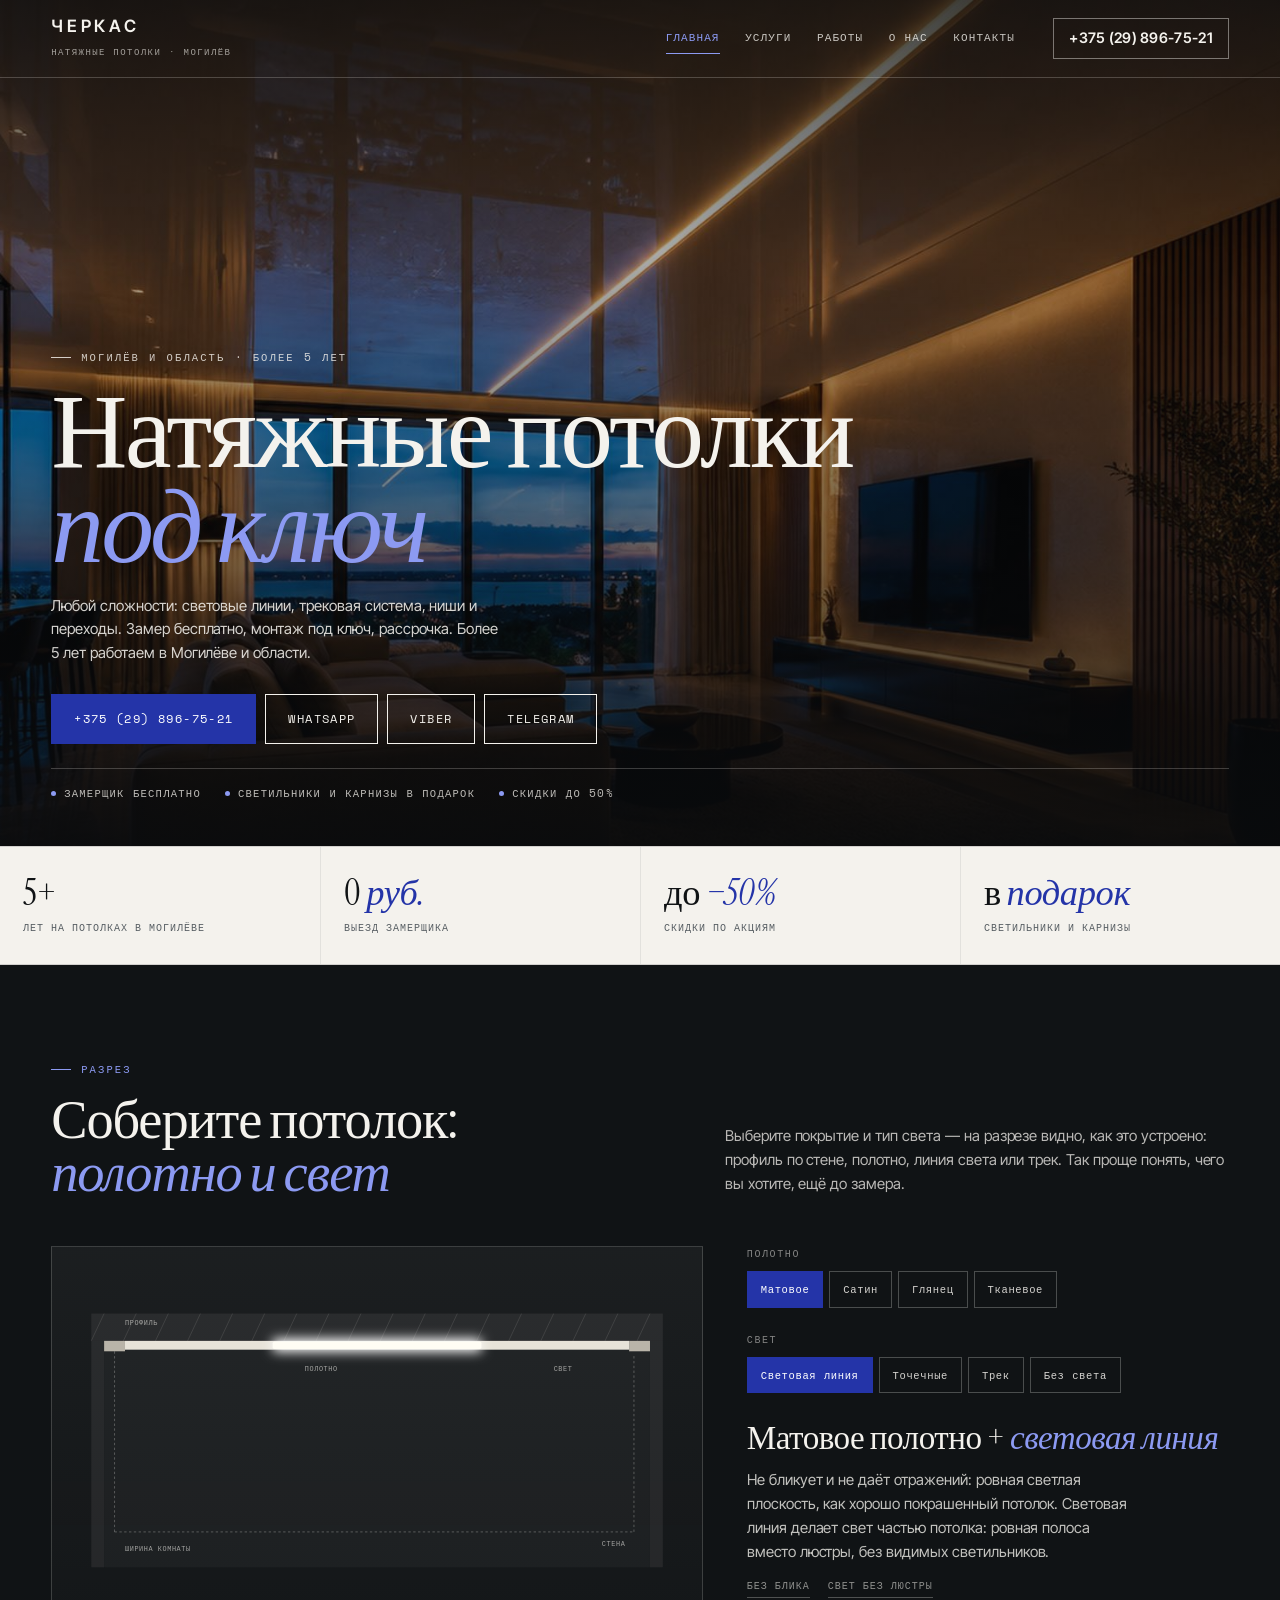
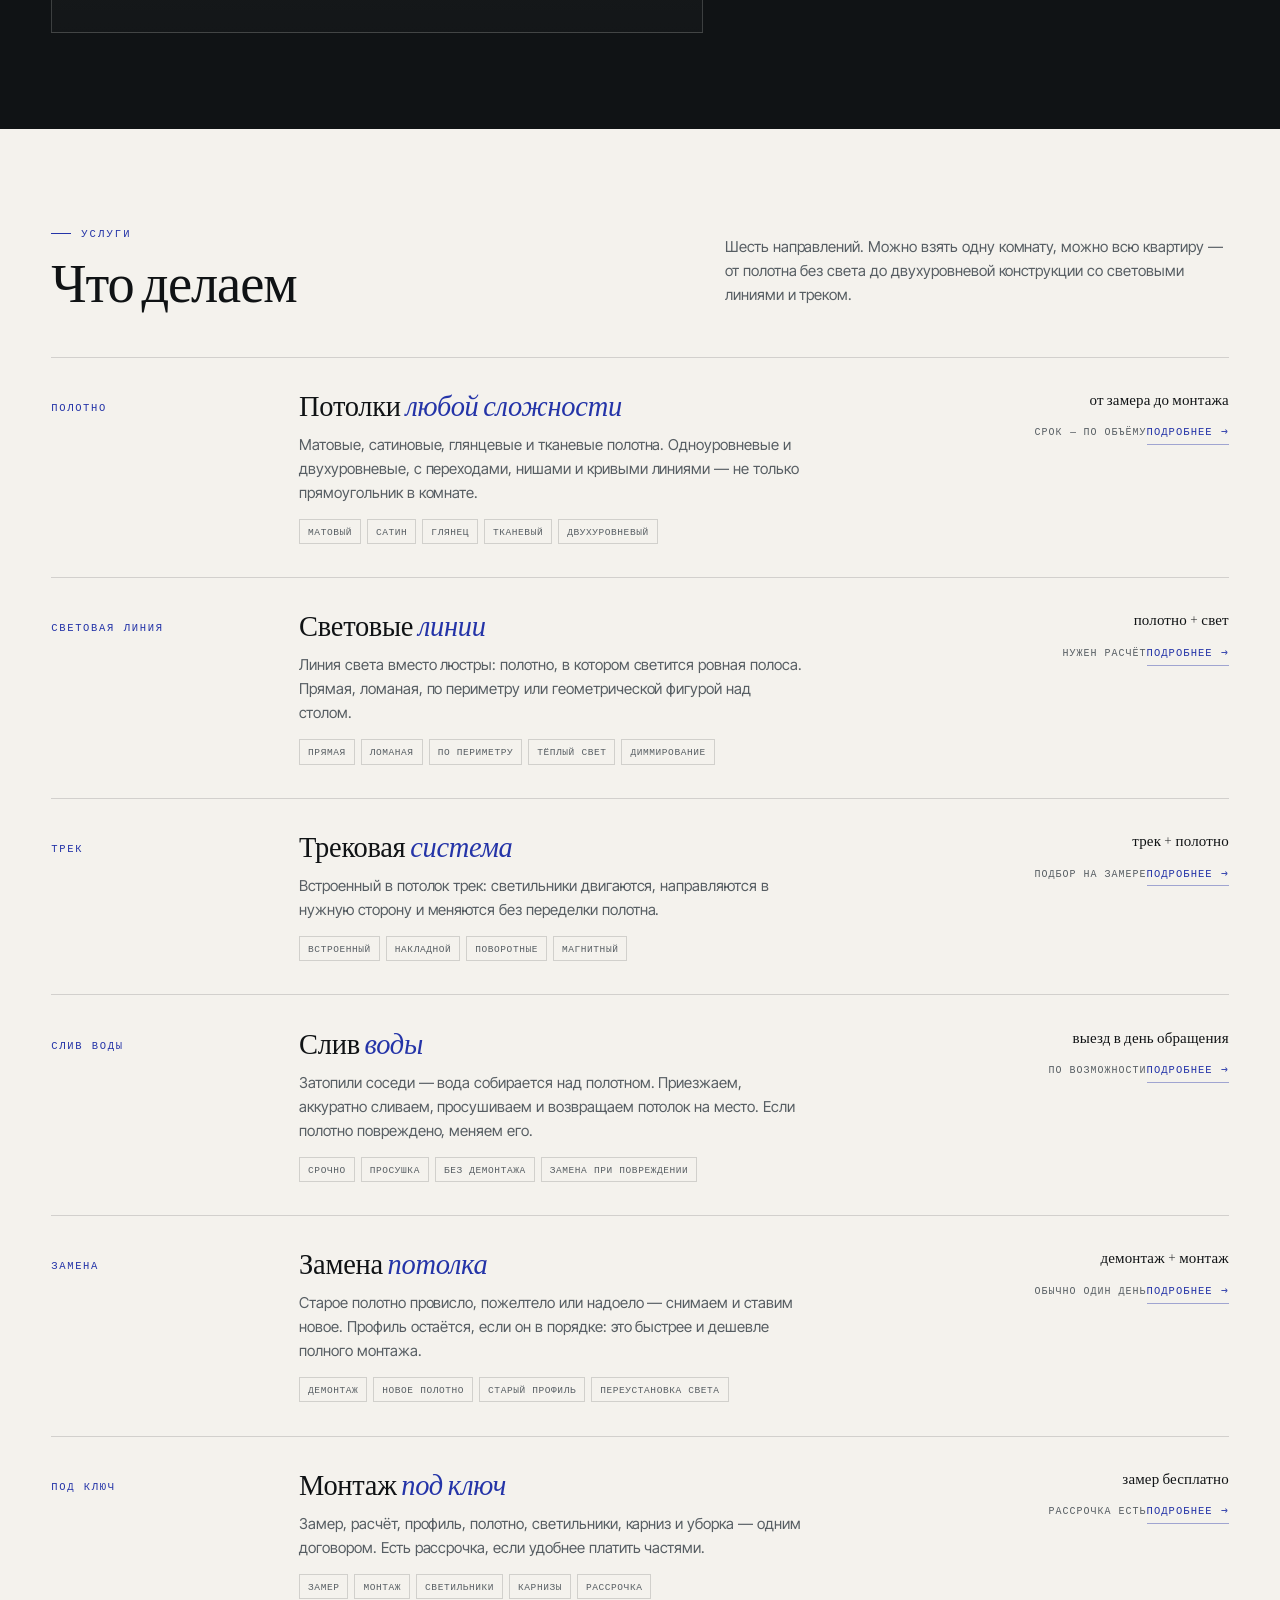
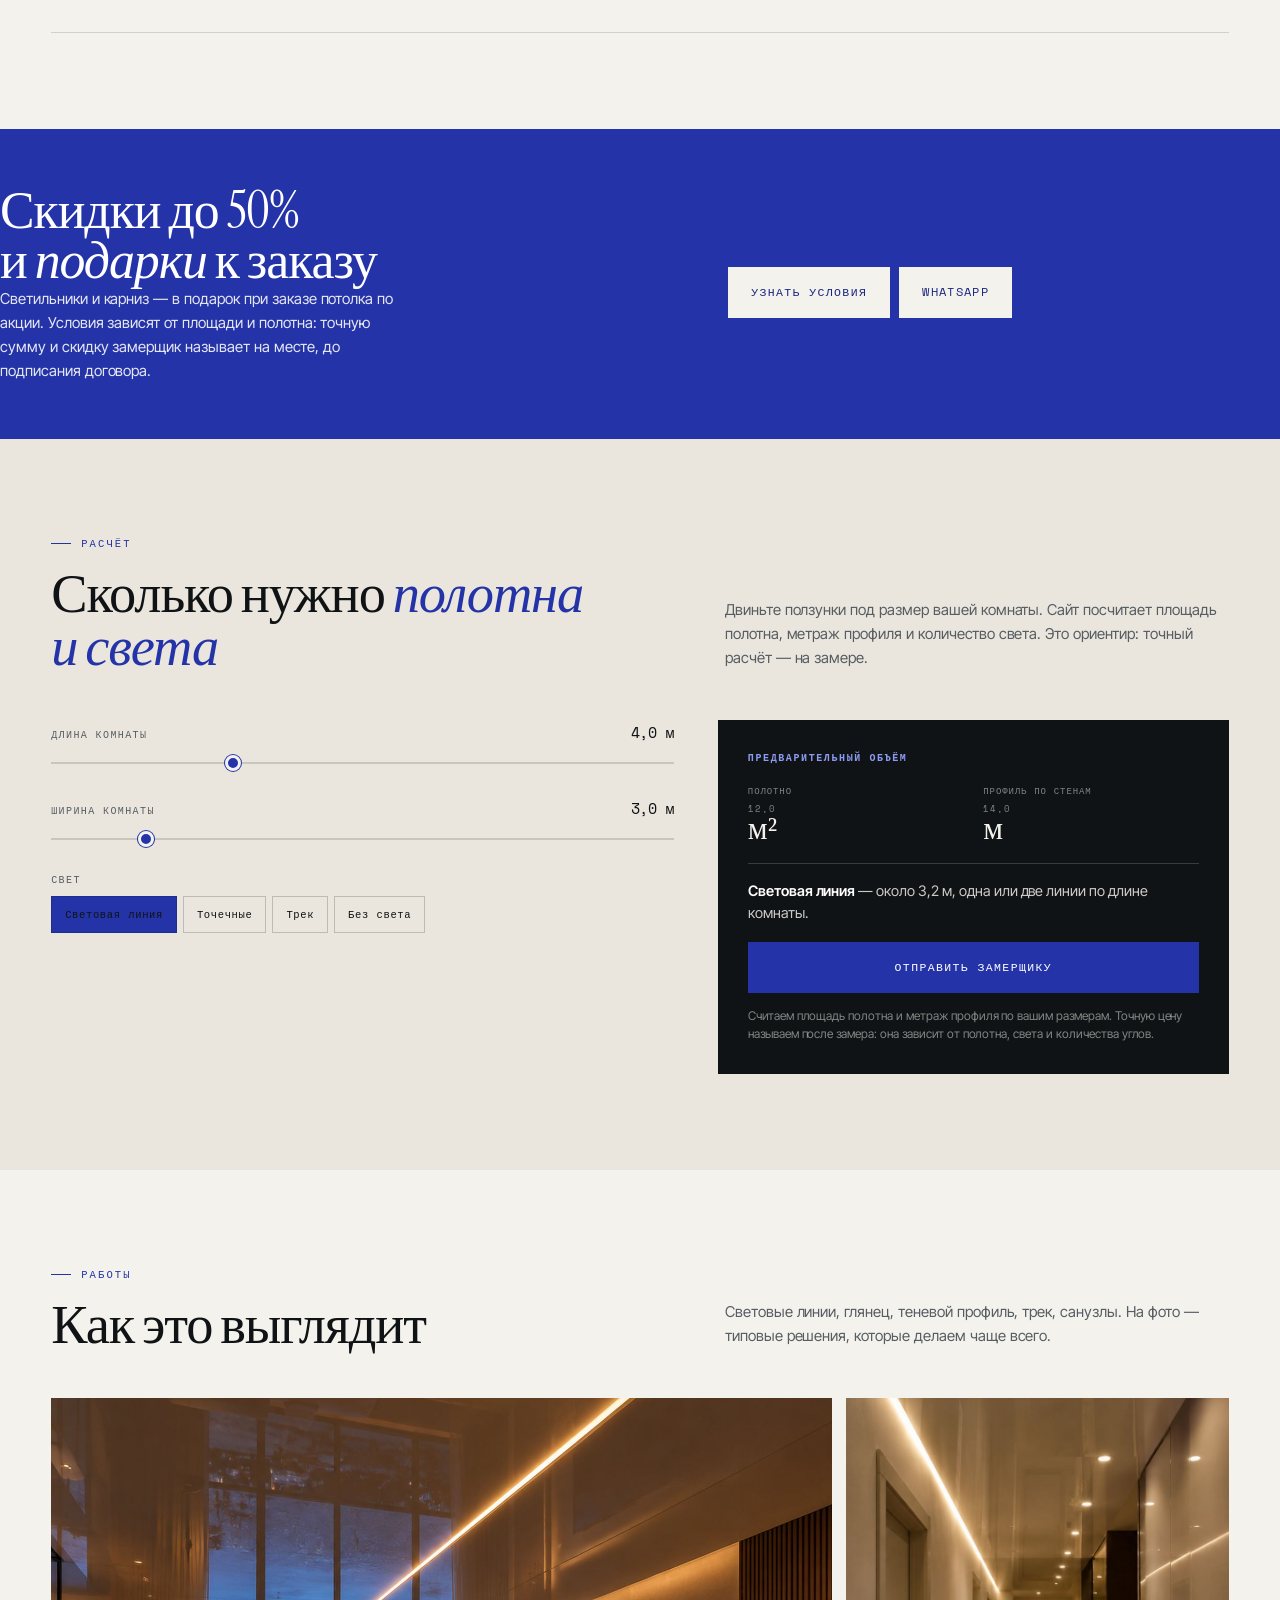
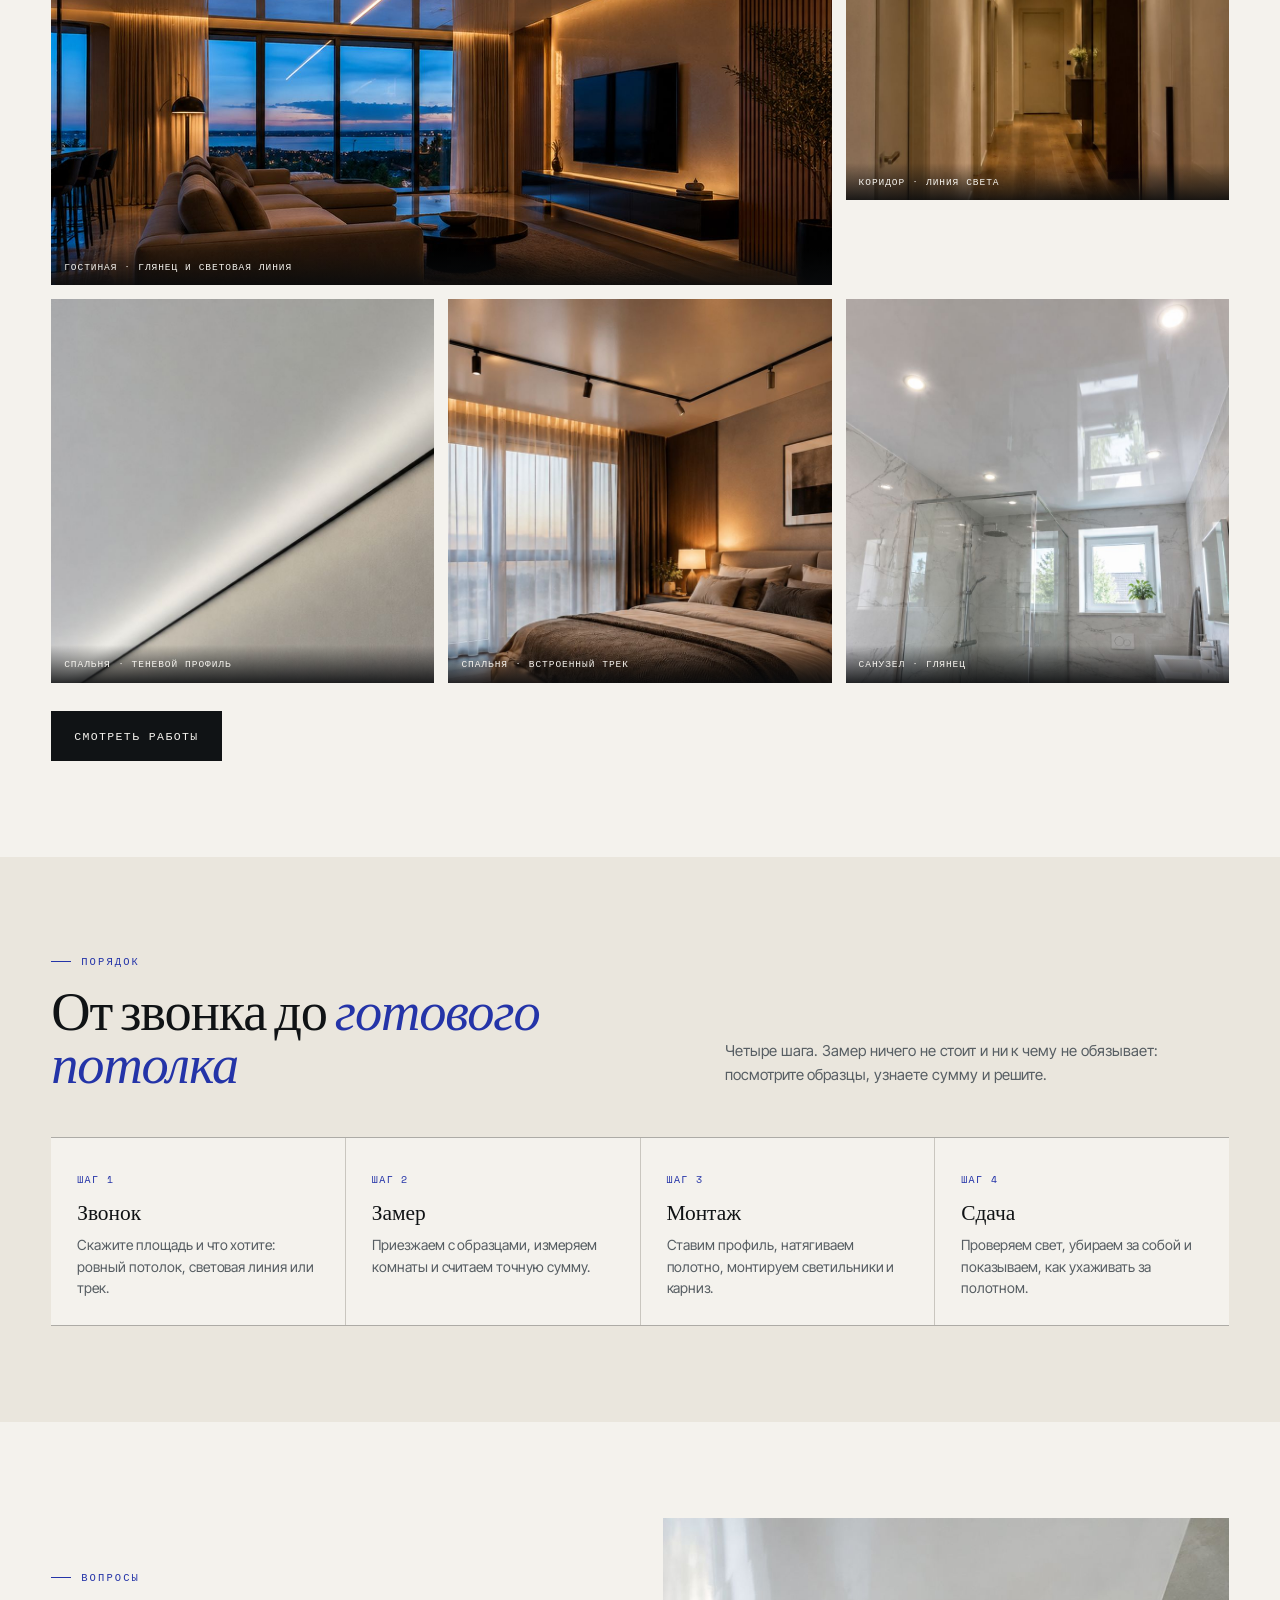
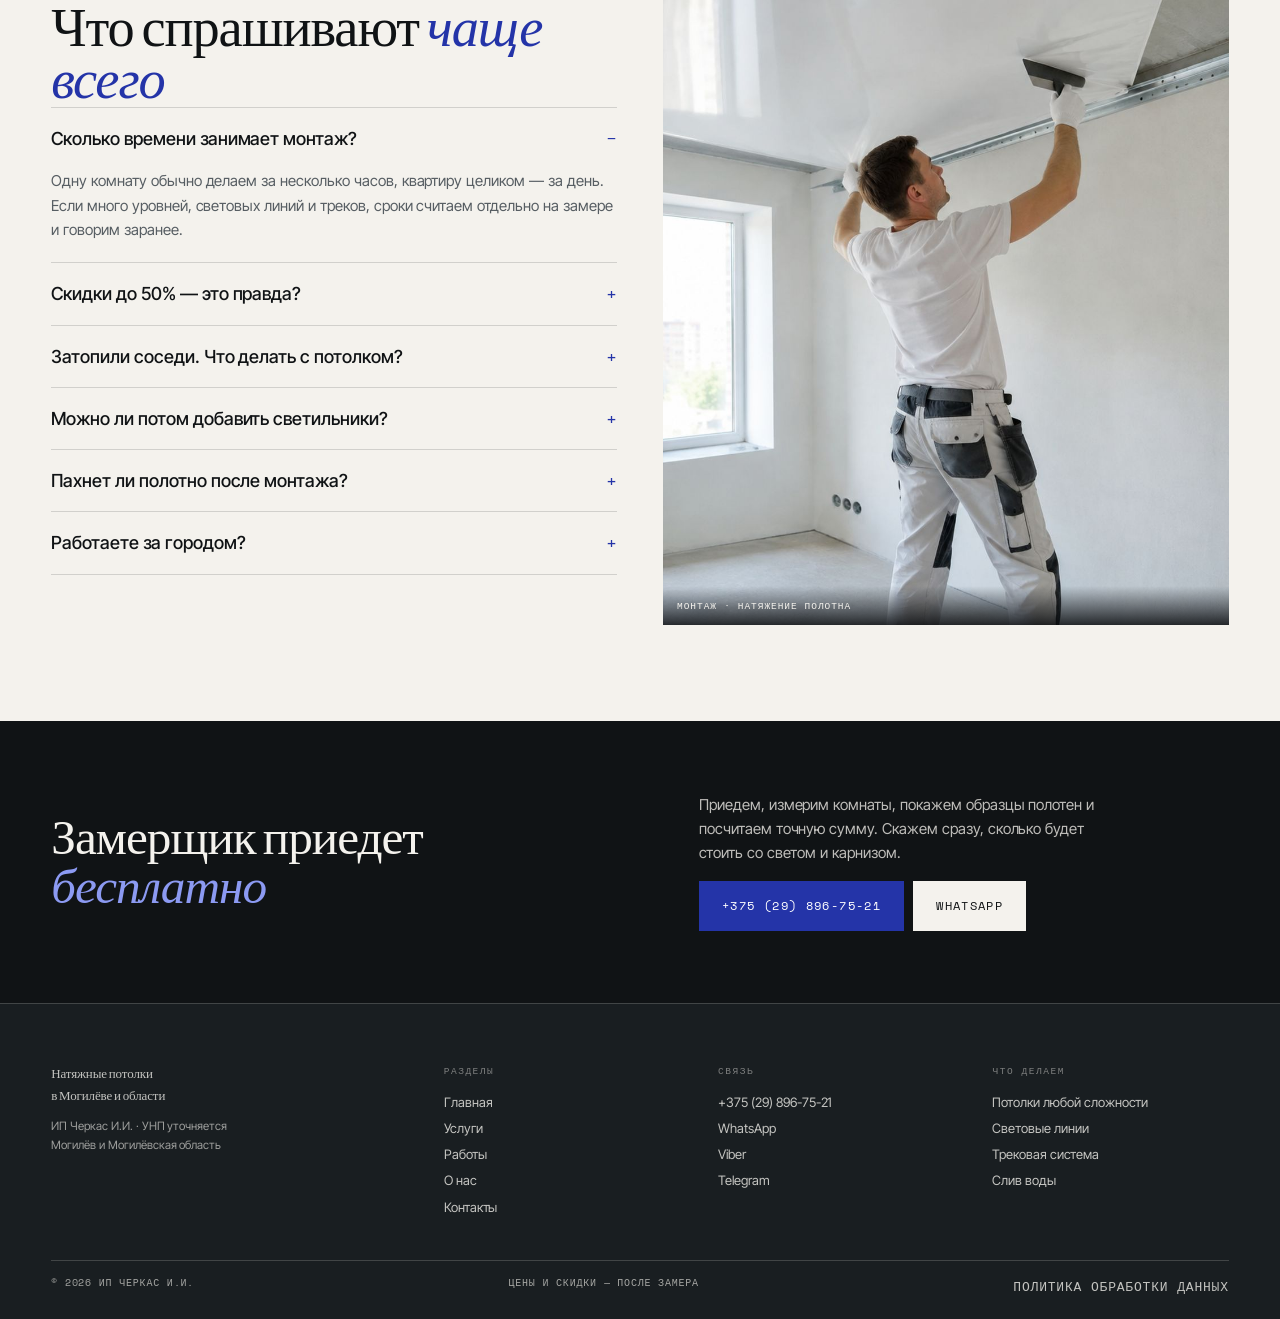
<file: index.html>
<!doctype html>
<html lang="ru">
<head>
<meta charset="utf-8">
<meta name="viewport" content="width=device-width, initial-scale=1">
<title>Натяжные потолки в Могилёве под ключ — ИП Черкас И.И.</title>
<meta name="description" content="Натяжные потолки любой сложности, световые линии, трековая система, слив воды, замена потолка. Могилёв и область, замер бесплатно, скидки до 50%, светильники и карнизы в подарок.">
<link rel="canonical" href="https://romjjjke.github.io/cherkas/index.html">
<meta property="og:type" content="website">
<meta property="og:title" content="Натяжные потолки в Могилёве под ключ — ИП Черкас И.И.">
<meta property="og:description" content="Натяжные потолки любой сложности, световые линии, трековая система, слив воды, замена потолка. Могилёв и область, замер бесплатно, скидки до 50%, светильники и карнизы в подарок.">
<meta property="og:locale" content="ru_BY">
<meta property="og:url" content="https://romjjjke.github.io/cherkas/index.html">
<meta property="og:image" content="https://romjjjke.github.io/cherkas/assets/img/hero.jpg">
<meta name="theme-color" content="#101315">
<link rel="icon" href="favicon.svg" type="image/svg+xml">
<link rel="preconnect" href="https://fonts.googleapis.com">
<link rel="preconnect" href="https://fonts.gstatic.com" crossorigin>
<link href="https://fonts.googleapis.com/css2?family=Instrument+Serif:ital@0;1&family=Inter+Tight:wght@300;400;500;600&family=Space+Mono:wght@400;700&display=swap" rel="stylesheet">
<style>[hidden]{display:none!important}*,*::before,*::after{box-sizing:border-box}
html{-webkit-text-size-adjust:100%;overflow-x:clip}
body{margin:0;background:#F4F2ED;color:#101315;font:400 17px/1.6 'Inter Tight',system-ui,sans-serif;overflow-x:clip}
img{display:block;max-width:100%;height:auto}
a{color:inherit;text-decoration:none}
h1,h2,h3,p,ul,ol,figure,dl,dd{margin:0}ul,ol{padding:0;list-style:none}
button{font:inherit;color:inherit;background:none;border:0;cursor:pointer}
body.is-locked{overflow:hidden}
.wrap{width:100%;max-width:1320px;margin:0 auto;padding:0 clamp(18px,4vw,60px)}
.head{position:fixed;inset:0 0 auto;z-index:60;transition:background .25s,box-shadow .25s}
.head__row{display:flex;align-items:center;gap:clamp(14px,3vw,40px);height:78px;max-width:1320px;margin:0 auto;padding:0 clamp(18px,4vw,60px);border-bottom:1px solid rgba(244,242,237,.22);color:#F4F2ED}
.brand b{font:600 17px/1 'Inter Tight',sans-serif;letter-spacing:.22em;text-transform:uppercase}
.brand small{display:block;margin-top:5px;font-family:'Space Mono',monospace;font-size:9px;letter-spacing:.16em;text-transform:uppercase;opacity:.62}
.head__tel{display:inline-flex;font:600 14.5px/1 'Inter Tight',sans-serif;padding:12px 15px;border:1px solid rgba(244,242,237,.44);white-space:nowrap}
.head--solid,.head.is-stuck{background:rgba(244,242,237,.97);box-shadow:0 1px 0 rgba(16,19,21,.15)}
.head--solid .head__row,.head.is-stuck .head__row{border-bottom-color:transparent;color:#101315}
.head--solid .head__tel,.head.is-stuck .head__tel{border-color:rgba(16,19,21,.15)}
.hero{position:relative;display:flex;flex-direction:column;justify-content:flex-end;min-height:min(94vh,940px);background:#101315;color:#F4F2ED;overflow:hidden}
.hero__pic{position:absolute;inset:0}.hero__pic img{width:100%;height:100%;object-fit:cover}
.hero__veil{position:absolute;inset:0;background:linear-gradient(180deg,rgba(9,11,13,.78),rgba(9,11,13,.34) 30%,rgba(9,11,13,.55) 66%,rgba(9,11,13,.94))}
.hero__in{position:relative;z-index:2;width:100%;max-width:1320px;margin:0 auto;padding:150px clamp(18px,4vw,60px) clamp(24px,3.6vw,44px)}
.hero h1{margin-top:18px;font:400 clamp(2.6rem,1rem + 7vw,7rem)/.9 'Instrument Serif',Georgia,serif;letter-spacing:-.025em}
.btn{display:inline-flex;align-items:center;justify-content:center;padding:15px 22px;border:1px solid currentColor;font-family:'Space Mono',monospace;font-size:11.5px;letter-spacing:.12em;text-transform:uppercase;cursor:pointer}
.btn--acc{background:#2434A8;border-color:#2434A8;color:#fff}
.btn--paper{background:#F4F2ED;border-color:#F4F2ED;color:#101315}
.phead{padding:clamp(40px,5.4vw,84px) 0 clamp(24px,3.4vw,42px);border-bottom:1px solid rgba(16,19,21,.15)}
.inner{padding-top:78px}
.drawer{position:fixed;inset:0;z-index:90;background:#101315;color:#F4F2ED;display:flex;flex-direction:column;padding:20px clamp(18px,4vw,60px) 26px;overflow-y:auto}
.mobbar{display:none}
.foot{background:#191E21;color:#F4F2ED;padding:clamp(34px,4.6vw,66px) 0 22px}
@media (max-width:1180px){.nav{display:none}.burger{display:flex}}
@media (max-width:760px){
  body{padding-bottom:calc(66px + env(safe-area-inset-bottom))}
  .head__tel{display:none}
  .mobbar{display:grid;grid-template-columns:repeat(4,minmax(0,1fr));gap:6px;position:fixed;left:0;right:0;bottom:0;z-index:70;background:rgba(16,19,21,.98);border-top:1px solid rgba(244,242,237,.18);padding:8px 10px calc(8px + env(safe-area-inset-bottom))}
  .mobbar__b{display:flex;align-items:center;justify-content:center;min-height:46px;font-family:'Space Mono',monospace;font-size:9.5px;letter-spacing:.04em;text-transform:uppercase;text-align:center;border:1px solid rgba(244,242,237,.26);color:#F4F2ED}
  .mobbar__b--call{background:#2434A8;border-color:#2434A8;color:#fff}
}</style>
<link rel="stylesheet" href="assets/css/style.v1.css">
<script type="application/ld+json">{"@context": "https://schema.org", "@type": "HomeAndConstructionBusiness", "name": "ИП Черкас И.И. — натяжные потолки", "description": "Натяжные потолки любой сложности, световые линии, трековая система, слив воды, замена потолка. Могилёв и Могилёвская область.", "telephone": "+375298967521", "url": "https://romjjjke.github.io/cherkas/", "image": "https://romjjjke.github.io/cherkas/assets/img/hero.jpg", "address": {"@type": "PostalAddress", "addressLocality": "Могилёв", "addressRegion": "Могилёвская область", "addressCountry": "BY"}, "areaServed": "Могилёв и Могилёвская область", "priceRange": "по смете"}</script>
</head>
<body class="">
<header class="head">
  <div class="head__row">
    <a class="brand" href="index.html"><b>Черкас</b><small>натяжные потолки · Могилёв</small></a>
    <nav class="nav" aria-label="Разделы"><a href="index.html" class="nav__cur">Главная</a><a href="uslugi.html">Услуги</a><a href="raboty.html">Работы</a><a href="master.html">О нас</a><a href="kontakty.html">Контакты</a></nav>
    <a class="head__tel" href="tel:+375298967521">+375 (29) 896-75-21</a>
    <button class="burger" id="burger" type="button" aria-expanded="false" aria-controls="drawer" aria-label="Меню"><span></span><span></span><span></span></button>
  </div>
</header>

<section class="hero">
  <div class="hero__pic"><img src="assets/img/hero.jpg" alt="Глянцевый натяжной потолок со световой линией в гостиной вечером" fetchpriority="high"></div>
  <div class="hero__veil"></div>
  <div class="hero__in">
    <p class="kick">Могилёв и область · более 5 лет</p>
    <h1>Натяжные потолки <em>под ключ</em></h1>
    <p class="hero__lead">Любой сложности: световые линии, трековая система, ниши и переходы. Замер бесплатно, монтаж под ключ, рассрочка. Более 5 лет работаем в Могилёве и области.</p>
    <div class="hero__act">
      <a class="btn btn--acc" href="tel:+375298967521">+375 (29) 896-75-21</a>
      <a class="btn btn--ghost" href="https://wa.me/375298967521" target="_blank" rel="noopener">WhatsApp</a>
      <a class="btn btn--ghost" href="viber://chat?number=%2B375298967521">Viber</a>
      <a class="btn btn--ghost" href="https://t.me/+375298967521" target="_blank" rel="noopener">Telegram</a>
    </div>
    <div class="hero__gifts">
      <span>Замерщик бесплатно</span>
      <span>Светильники и карнизы в подарок</span>
      <span>Скидки до 50%</span>
    </div>
  </div>
</section>

<section class="facts">
  <div><b>5+</b><span>лет на потолках в Могилёве</span></div>
  <div><b>0 <i>руб.</i></b><span>выезд замерщика</span></div>
  <div><b>до <i>−50%</i></b><span>скидки по акциям</span></div>
  <div><b>в <i>подарок</i></b><span>светильники и карнизы</span></div>
</section>

<section class="sec sec--ink">
  <div class="wrap">
    <div class="head2">
      <div>
        <p class="kick" style="color:#8C9AF2">Разрез</p>
        <h2 class="h2">Соберите потолок: <em>полотно и свет</em></h2>
      </div>
      <p class="lead">Выберите покрытие и тип света — на разрезе видно, как это устроено: профиль по стене, полотно, линия света или трек. Так проще понять, чего вы хотите, ещё до замера.</p>
    </div>
    <div class="xs-wrap">
      <div class="xs-box">
        <svg class="xs" id="xs" data-finish="matte" data-light="line" viewBox="0 0 760 430" role="img" aria-label="Разрез натяжного потолка: профиль, полотно, свет">
          <defs>
            <linearGradient id="gSatin" x1="0" y1="0" x2="0" y2="1">
              <stop offset="0" stop-color="#F6F4EE"/><stop offset="1" stop-color="#DCD8CE"/>
            </linearGradient>
            <linearGradient id="gGloss" x1="0" y1="0" x2="0" y2="1">
              <stop offset="0" stop-color="#FFFFFF"/><stop offset=".45" stop-color="#DCE0E7"/><stop offset="1" stop-color="#B9C0CC"/>
            </linearGradient>
            <linearGradient id="gReflect" x1="0" y1="0" x2="0" y2="1">
              <stop offset="0" stop-color="#FFFFFF" stop-opacity=".55"/><stop offset="1" stop-color="#FFFFFF" stop-opacity="0"/>
            </linearGradient>
            <pattern id="pFabric" width="8" height="8" patternUnits="userSpaceOnUse">
              <rect width="8" height="8" fill="#DEDAD0"/><circle cx="2" cy="2" r="0.7" fill="#C7C2B6"/><circle cx="6" cy="6" r="0.7" fill="#C7C2B6"/>
            </pattern>
            <filter id="fGlow" x="-30%" y="-120%" width="160%" height="340%">
              <feGaussianBlur stdDeviation="7"/>
            </filter>
          </defs>

          <!-- перекрытие и стены -->
          <rect class="wall" x="24" y="58" width="712" height="34"/>
          <g class="hatch" opacity=".5">
            <line x1="40" y1="58" x2="24" y2="92"/><line x1="80" y1="58" x2="64" y2="92"/>
            <line x1="120" y1="58" x2="104" y2="92"/><line x1="160" y1="58" x2="144" y2="92"/>
            <line x1="200" y1="58" x2="184" y2="92"/><line x1="240" y1="58" x2="224" y2="92"/>
            <line x1="280" y1="58" x2="264" y2="92"/><line x1="320" y1="58" x2="304" y2="92"/>
            <line x1="360" y1="58" x2="344" y2="92"/><line x1="400" y1="58" x2="384" y2="92"/>
            <line x1="440" y1="58" x2="424" y2="92"/><line x1="480" y1="58" x2="464" y2="92"/>
            <line x1="520" y1="58" x2="504" y2="92"/><line x1="560" y1="58" x2="544" y2="92"/>
            <line x1="600" y1="58" x2="584" y2="92"/><line x1="640" y1="58" x2="624" y2="92"/>
            <line x1="680" y1="58" x2="664" y2="92"/><line x1="720" y1="58" x2="704" y2="92"/>
          </g>
          <rect class="wall" x="24" y="92" width="16" height="282"/>
          <rect class="wall" x="720" y="92" width="16" height="282"/>
          <rect class="room" x="40" y="92" width="680" height="282"/>

          <!-- багет по стенам -->
          <rect class="profile" x="40" y="92" width="26" height="13"/>
          <rect class="profile" x="694" y="92" width="26" height="13"/>

          <!-- полотно -->
          <rect class="plane" x="66" y="92" width="628" height="11"/>
          <rect class="fabric" x="66" y="92" width="628" height="11" fill="url(#pFabric)"/>
          <!-- отражение для сатина и глянца -->
          <rect class="reflect" x="66" y="103" width="628" height="86" fill="url(#gReflect)"/>

          <!-- световая линия -->
          <g class="glowline">
            <rect x="250" y="89" width="260" height="17" rx="3" fill="#FFFFFF" filter="url(#fGlow)"/>
            <rect x="250" y="93" width="260" height="9" rx="2" fill="#FFFDF4"/>
          </g>
          <!-- точечные светильники -->
          <g class="spot">
            <circle cx="185" cy="98" r="7" fill="#FFFDF4"/>
            <polygon points="185,105 155,168 215,168" fill="url(#gReflect)" opacity=".85"/>
            <circle cx="380" cy="98" r="7" fill="#FFFDF4"/>
            <polygon points="380,105 350,168 410,168" fill="url(#gReflect)" opacity=".85"/>
            <circle cx="575" cy="98" r="7" fill="#FFFDF4"/>
            <polygon points="575,105 545,168 605,168" fill="url(#gReflect)" opacity=".85"/>
          </g>
          <!-- трек -->
          <g class="railgrp">
            <rect x="235" y="86" width="290" height="9" fill="#22282B"/>
            <rect x="270" y="95" width="12" height="16" fill="#22282B"/>
            <circle cx="276" cy="114" r="6" fill="#FFFDF4"/>
            <rect x="372" y="95" width="12" height="16" fill="#22282B"/>
            <circle cx="378" cy="114" r="6" fill="#FFFDF4"/>
            <rect x="474" y="95" width="12" height="16" fill="#22282B"/>
            <circle cx="480" cy="114" r="6" fill="#FFFDF4"/>
          </g>

          <!-- выноски -->
          <g class="dim">
            <line x1="53" y1="105" x2="53" y2="330"/>
            <line x1="53" y1="330" x2="700" y2="330"/>
            <line x1="700" y1="330" x2="700" y2="108"/>
          </g>
          <text x="66" y="354">ширина комнаты</text>
          <text x="660" y="348">стена</text>
          <text x="66" y="82" transform="translate(0,-10)">профиль</text>
          <text x="290" y="130" fill="rgba(244,242,237,.5)">полотно</text>
          <text x="600" y="130">свет</text>
        </svg>
      </div>
      <div class="xs-panel">
        <div class="xs-grp">
          <p>Полотно</p>
          <div class="chips" id="finish-chips">
            <button class="chip" type="button" data-finish-btn="matte" aria-pressed="true">Матовое</button>
            <button class="chip" type="button" data-finish-btn="satin" aria-pressed="false">Сатин</button>
            <button class="chip" type="button" data-finish-btn="gloss" aria-pressed="false">Глянец</button>
            <button class="chip" type="button" data-finish-btn="fabric" aria-pressed="false">Тканевое</button>
          </div>
        </div>
        <div class="xs-grp">
          <p>Свет</p>
          <div class="chips" id="light-chips">
            <button class="chip" type="button" data-light-btn="line" aria-pressed="true">Световая линия</button>
            <button class="chip" type="button" data-light-btn="spots" aria-pressed="false">Точечные</button>
            <button class="chip" type="button" data-light-btn="track" aria-pressed="false">Трек</button>
            <button class="chip" type="button" data-light-btn="none" aria-pressed="false">Без света</button>
          </div>
        </div>
        <div class="xs-text">
          <h3 id="xs-title">Матовое полотно + <em>световая линия</em></h3>
          <p id="xs-desc">Матовое полотно не бликует и не даёт отражений: ровная светлая плоскость, как хорошо покрашенный потолок. Световая линия делает свет частью потолка — без люстры и видимых светильников.</p>
          <div class="xs-note">
            <span id="xs-tag1">без блика</span>
            <span id="xs-tag2">свет без люстры</span>
          </div>
        </div>
      </div>
    </div>
  </div>
</section>

<section class="sec">
  <div class="wrap">
    <div class="head2">
      <div>
        <p class="kick">Услуги</p>
        <h2 class="h2">Что делаем</h2>
      </div>
      <p class="lead">Шесть направлений. Можно взять одну комнату, можно всю квартиру — от полотна без света до двухуровневой конструкции со световыми линиями и треком.</p>
    </div>
    <div class="svc">      <article class="svc__row">
        <div class="svc__no">полотно</div>
        <div>
          <h3>Потолки <em>любой сложности</em></h3>
          <p>Матовые, сатиновые, глянцевые и тканевые полотна. Одноуровневые и двухуровневые, с переходами, нишами и кривыми линиями — не только прямоугольник в комнате.</p>
          <div class="svc__tags"><span>матовый</span><span>сатин</span><span>глянец</span><span>тканевый</span><span>двухуровневый</span></div>
        </div>
        <div class="svc__side"><b>от замера до монтажа</b>срок — по объёму<a class="svc__more" href="uslugi.html#u1">Подробнее →</a></div>
      </article>
      <article class="svc__row">
        <div class="svc__no">световая линия</div>
        <div>
          <h3>Световые <em>линии</em></h3>
          <p>Линия света вместо люстры: полотно, в котором светится ровная полоса. Прямая, ломаная, по периметру или геометрической фигурой над столом.</p>
          <div class="svc__tags"><span>прямая</span><span>ломаная</span><span>по периметру</span><span>тёплый свет</span><span>диммирование</span></div>
        </div>
        <div class="svc__side"><b>полотно + свет</b>нужен расчёт<a class="svc__more" href="uslugi.html#u2">Подробнее →</a></div>
      </article>
      <article class="svc__row">
        <div class="svc__no">трек</div>
        <div>
          <h3>Трековая <em>система</em></h3>
          <p>Встроенный в потолок трек: светильники двигаются, направляются в нужную сторону и меняются без переделки полотна.</p>
          <div class="svc__tags"><span>встроенный</span><span>накладной</span><span>поворотные</span><span>магнитный</span></div>
        </div>
        <div class="svc__side"><b>трек + полотно</b>подбор на замере<a class="svc__more" href="uslugi.html#u3">Подробнее →</a></div>
      </article>
      <article class="svc__row">
        <div class="svc__no">слив воды</div>
        <div>
          <h3>Слив <em>воды</em></h3>
          <p>Затопили соседи — вода собирается над полотном. Приезжаем, аккуратно сливаем, просушиваем и возвращаем потолок на место. Если полотно повреждено, меняем его.</p>
          <div class="svc__tags"><span>срочно</span><span>просушка</span><span>без демонтажа</span><span>замена при повреждении</span></div>
        </div>
        <div class="svc__side"><b>выезд в день обращения</b>по возможности<a class="svc__more" href="uslugi.html#u4">Подробнее →</a></div>
      </article>
      <article class="svc__row">
        <div class="svc__no">замена</div>
        <div>
          <h3>Замена <em>потолка</em></h3>
          <p>Старое полотно провисло, пожелтело или надоело — снимаем и ставим новое. Профиль остаётся, если он в порядке: это быстрее и дешевле полного монтажа.</p>
          <div class="svc__tags"><span>демонтаж</span><span>новое полотно</span><span>старый профиль</span><span>переустановка света</span></div>
        </div>
        <div class="svc__side"><b>демонтаж + монтаж</b>обычно один день<a class="svc__more" href="uslugi.html#u5">Подробнее →</a></div>
      </article>
      <article class="svc__row">
        <div class="svc__no">под ключ</div>
        <div>
          <h3>Монтаж <em>под ключ</em></h3>
          <p>Замер, расчёт, профиль, полотно, светильники, карниз и уборка — одним договором. Есть рассрочка, если удобнее платить частями.</p>
          <div class="svc__tags"><span>замер</span><span>монтаж</span><span>светильники</span><span>карнизы</span><span>рассрочка</span></div>
        </div>
        <div class="svc__side"><b>замер бесплатно</b>рассрочка есть<a class="svc__more" href="uslugi.html#u6">Подробнее →</a></div>
      </article></div>
  </div>
</section>

<section class="promo">
  <div class="wrap promo__in">
    <div>
      <h2>Скидки до 50%<br>и <em>подарки</em> к заказу</h2>
      <p>Светильники и карниз — в подарок при заказе потолка по акции. Условия зависят от площади и полотна: точную сумму и скидку замерщик называет на месте, до подписания договора.</p>
    </div>
    <div>
      <div class="promo__act">
        <a class="btn btn--paper" href="tel:+375298967521">Узнать условия</a>
        <a class="btn btn--paper" href="https://wa.me/375298967521" target="_blank" rel="noopener">WhatsApp</a>
      </div>
    </div>
  </div>
</section>

<section class="sec sec--p2">
  <div class="wrap">
    <div class="head2">
      <div>
        <p class="kick">Расчёт</p>
        <h2 class="h2">Сколько нужно <em>полотна и света</em></h2>
      </div>
      <p class="lead">Двиньте ползунки под размер вашей комнаты. Сайт посчитает площадь полотна, метраж профиля и количество света. Это ориентир: точный расчёт — на замере.</p>
    </div>
    <div class="calc">
      <div class="calc__form">
        <div class="field">
          <div class="field__top"><label for="len">Длина комнаты</label><output id="lenOut">4,0 м</output></div>
          <input id="len" type="range" min="2" max="9" step="0.1" value="4">
        </div>
        <div class="field">
          <div class="field__top"><label for="wid">Ширина комнаты</label><output id="widOut">3,0 м</output></div>
          <input id="wid" type="range" min="2" max="9" step="0.1" value="3">
        </div>
        <div class="field">
          <div class="field__top"><label>Свет</label></div>
          <div class="chips" id="calc-light" style="--current:#101315">
            <button class="chip" type="button" data-cl="line" aria-pressed="true" style="border-color:rgba(16,19,21,.2);color:#101315">Световая линия</button>
            <button class="chip" type="button" data-cl="spots" aria-pressed="false" style="border-color:rgba(16,19,21,.2);color:#101315">Точечные</button>
            <button class="chip" type="button" data-cl="track" aria-pressed="false" style="border-color:rgba(16,19,21,.2);color:#101315">Трек</button>
            <button class="chip" type="button" data-cl="none" aria-pressed="false" style="border-color:rgba(16,19,21,.2);color:#101315">Без света</button>
          </div>
        </div>
      </div>
      <div class="calc__out">
        <h3>Предварительный объём</h3>
        <div class="calc__nums">
          <div><span>полотно</span><b><span id="o-area">12,0</span> м²</b></div>
          <div><span>профиль по стенам</span><b><span id="o-per">14,0</span> м</b></div>
        </div>
        <p class="calc__light" id="o-light"><b>Световая линия</b> — около 3,2 м.</p>
        <a class="btn btn--acc" id="calc-send" href="https://wa.me/375298967521" target="_blank" rel="noopener">Отправить замерщику</a>
        <p class="calc__note">Считаем площадь полотна и метраж профиля по вашим размерам. Точную цену называем после замера: она зависит от полотна, света и количества углов.</p>
      </div>
    </div>
  </div>
</section>

<section class="sec">
  <div class="wrap">
    <div class="head2">
      <div>
        <p class="kick">Работы</p>
        <h2 class="h2">Как это выглядит</h2>
      </div>
      <p class="lead">Световые линии, глянец, теневой профиль, трек, санузлы. На фото — типовые решения, которые делаем чаще всего.</p>
    </div>
    <div class="gal">
      <figure class="g-a rv"><img src="assets/img/hero.jpg" alt="Глянцевый потолок со световой линией в гостиной" loading="lazy"><figcaption>Гостиная · глянец и световая линия</figcaption></figure>
      <figure class="g-b rv"><img src="assets/img/line.jpg" alt="Световая линия в коридоре" loading="lazy"><figcaption>Коридор · линия света</figcaption></figure>
      <figure class="g-c rv"><img src="assets/img/matte.jpg" alt="Матовый потолок с теневым профилем" loading="lazy"><figcaption>Спальня · теневой профиль</figcaption></figure>
      <figure class="g-d rv"><img src="assets/img/track.jpg" alt="Потолок с встроенным треком" loading="lazy"><figcaption>Спальня · встроенный трек</figcaption></figure>
      <figure class="g-e rv"><img src="assets/img/bath.jpg" alt="Глянцевый потолок в санузле" loading="lazy"><figcaption>Санузел · глянец</figcaption></figure>
    </div>
    <p style="margin-top:clamp(18px,2.6vw,28px)"><a class="btn btn--ink" href="raboty.html">Смотреть работы</a></p>
  </div>
</section>

<section class="sec sec--p2">
  <div class="wrap">
    <div class="head2">
      <div>
        <p class="kick">Порядок</p>
        <h2 class="h2">От звонка до <em>готового потолка</em></h2>
      </div>
      <p class="lead">Четыре шага. Замер ничего не стоит и ни к чему не обязывает: посмотрите образцы, узнаете сумму и решите.</p>
    </div>
    <div class="steps">
      <div class="rv"><span>Шаг 1</span><h3>Звонок</h3><p>Скажите площадь и что хотите: ровный потолок, световая линия или трек.</p></div>
      <div class="rv"><span>Шаг 2</span><h3>Замер</h3><p>Приезжаем с образцами, измеряем комнаты и считаем точную сумму.</p></div>
      <div class="rv"><span>Шаг 3</span><h3>Монтаж</h3><p>Ставим профиль, натягиваем полотно, монтируем светильники и карниз.</p></div>
      <div class="rv"><span>Шаг 4</span><h3>Сдача</h3><p>Проверяем свет, убираем за собой и показываем, как ухаживать за полотном.</p></div>
    </div>
  </div>
</section>

<section class="sec">
  <div class="wrap split">
    <div>
      <p class="kick">Вопросы</p>
      <h2 class="h2">Что спрашивают <em>чаще всего</em></h2>
      <div class="faq">
        <details open><summary>Сколько времени занимает монтаж?</summary><p>Одну комнату обычно делаем за несколько часов, квартиру целиком — за день. Если много уровней, световых линий и треков, сроки считаем отдельно на замере и говорим заранее.</p></details>
        <details><summary>Скидки до 50% — это правда?</summary><p>Акции действуют на определённые полотна и метражи, поэтому «50% на всё» не бывает ни у кого. В смете вы видите цену до и после скидки, а условия замерщик называет до подписания договора — без сюрпризов в день монтажа.</p></details>
        <details><summary>Затопили соседи. Что делать с потолком?</summary><p>Звоните: приезжаем, сливаем воду через технологическое отверстие, просушиваем полотно и возвращаем его на профиль. Если полотно повреждено или потеряло вид — меняем. Для страховки поможем с фото.</p></details>
        <details><summary>Можно ли потом добавить светильники?</summary><p>Да, в полотне можно установить дополнительные светильники или заменить существующие. Трек удобнее: светильники двигаются и меняются без вмешательства в полотно.</p></details>
        <details><summary>Пахнет ли полотно после монтажа?</summary><p>У нового ПВХ-полотна первые дни может быть лёгкий запах — он уходит при проветривании. Если запах важен, берите тканевое полотно: оно без ПВХ.</p></details>
        <details><summary>Работаете за городом?</summary><p>Могилёв и область. Дальние районы обсуждаем отдельно — по расстоянию и объёму работ.</p></details>
      </div>
    </div>
    <figure class="split__pic">
      <img src="assets/img/mount.jpg" alt="Монтаж натяжного потолка: натяжение полотна шпателем" loading="lazy">
      <figcaption>Монтаж · натяжение полотна</figcaption>
    </figure>
  </div>
</section>
<section class="cta">
  <div class="wrap cta__in">
    <h2>Замерщик приедет<br><em>бесплатно</em></h2>
    <div class="cta__side">
      <p>Приедем, измерим комнаты, покажем образцы полотен и посчитаем точную сумму. Скажем сразу, сколько будет стоить со светом и карнизом.</p>
      <div class="cta__act">
        <a class="btn btn--acc" href="tel:+375298967521">+375 (29) 896-75-21</a>
        <a class="btn btn--paper" href="https://wa.me/375298967521" target="_blank" rel="noopener">WhatsApp</a>
      </div>
    </div>
  </div>
</section>
<footer class="foot">
  <div class="wrap">
    <div class="foot__grid">
      <div>
        <p class="foot__brand">Натяжные потолки<br>в Могилёве и области</p>
        <p class="foot__small">ИП Черкас И.И. · УНП уточняется<br>Могилёв и Могилёвская область</p>
      </div>
      <div class="foot__col">
        <div class="foot__h">Разделы</div>
        <a href="index.html">Главная</a><a href="uslugi.html">Услуги</a><a href="raboty.html">Работы</a><a href="master.html">О нас</a><a href="kontakty.html">Контакты</a>
      </div>
      <div class="foot__col">
        <div class="foot__h">Связь</div>
        <a href="tel:+375298967521">+375 (29) 896-75-21</a>
        <a href="https://wa.me/375298967521" target="_blank" rel="noopener">WhatsApp</a>
        <a href="viber://chat?number=%2B375298967521">Viber</a>
        <a href="https://t.me/+375298967521" target="_blank" rel="noopener">Telegram</a>
      </div>
      <div class="foot__col">
        <div class="foot__h">Что делаем</div>
        <a href="uslugi.html">Потолки любой сложности</a>
        <a href="uslugi.html#u2">Световые линии</a>
        <a href="uslugi.html#u3">Трековая система</a>
        <a href="uslugi.html#u4">Слив воды</a>
      </div>
    </div>
    <div class="foot__bottom">
      <span>&copy; 2026 ИП Черкас И.И.</span>
      <span>Цены и скидки — после замера</span>
      <a href="politika.html">Политика обработки данных</a>
    </div>
  </div>
</footer>
<div class="drawer" id="drawer" hidden>
  <div class="drawer__top">
    <a class="brand" href="index.html"><b>Черкас</b><small>натяжные потолки · Могилёв</small></a>
    <button class="drawer__close" id="drawer-close" type="button" aria-label="Закрыть меню">&times;</button>
  </div>
  <nav class="drawer__nav" aria-label="Мобильная навигация"><a href="index.html">Главная<span>01</span></a><a href="uslugi.html">Услуги<span>02</span></a><a href="raboty.html">Работы<span>03</span></a><a href="master.html">О нас<span>04</span></a><a href="kontakty.html">Контакты<span>05</span></a></nav>
  <div class="drawer__meta">
    <a href="tel:+375298967521">+375 (29) 896-75-21</a>
    <p>Могилёв и Могилёвская область · выезд замерщика бесплатно</p>
    <div class="msg">
          <a class="btn btn--acc" href="https://wa.me/375298967521" target="_blank" rel="noopener">WhatsApp</a>
          <a class="btn btn--ghost" href="viber://chat?number=%2B375298967521">Viber</a>
          <a class="btn btn--ghost" href="https://t.me/+375298967521" target="_blank" rel="noopener">Telegram</a>
        </div>
  </div>
</div>
<nav class="mobbar" aria-label="Быстрая связь">
  <a class="mobbar__b mobbar__b--call" href="tel:+375298967521">Позвонить</a>
  <a class="mobbar__b" href="https://wa.me/375298967521" target="_blank" rel="noopener">WhatsApp</a>
  <a class="mobbar__b" href="viber://chat?number=%2B375298967521">Viber</a>
  <a class="mobbar__b" href="https://t.me/+375298967521" target="_blank" rel="noopener">Telegram</a>
</nav>
<script src="assets/js/main.v1.js" defer></script>
</body>
</html>
</file>
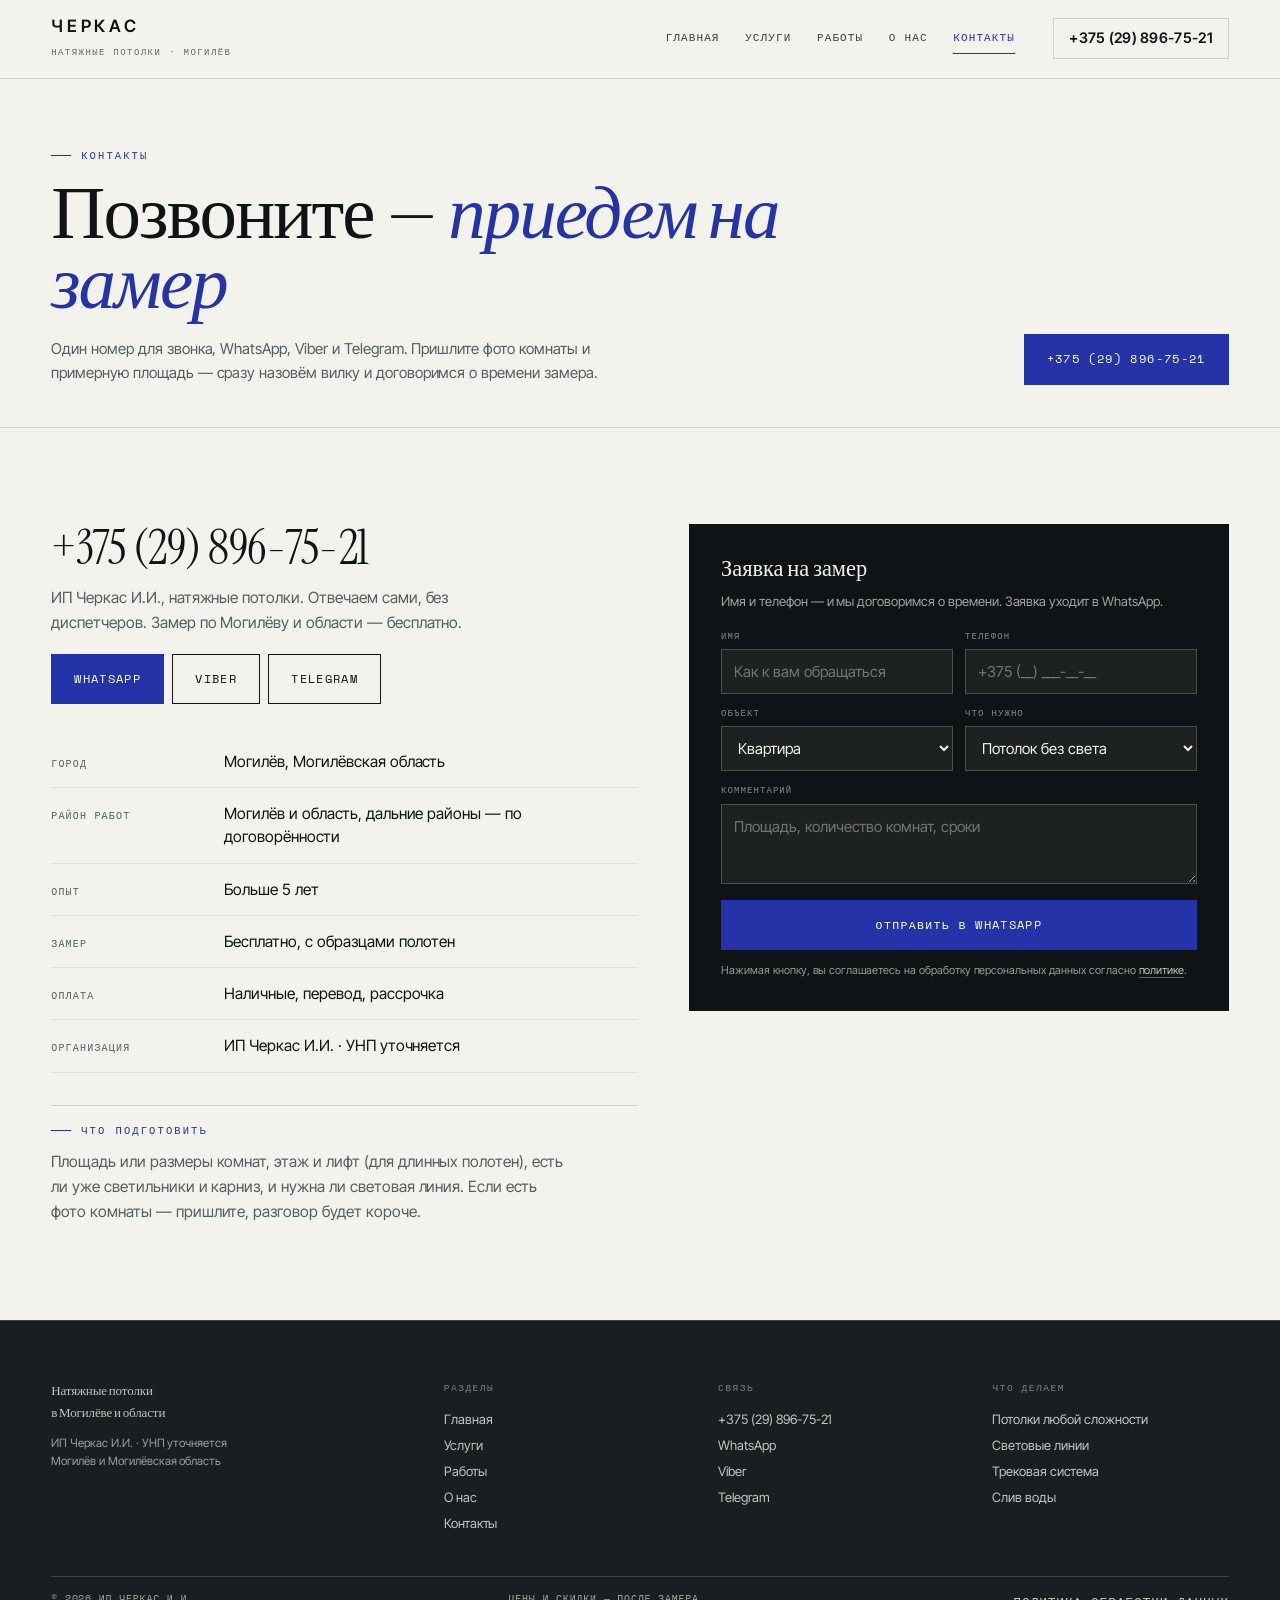
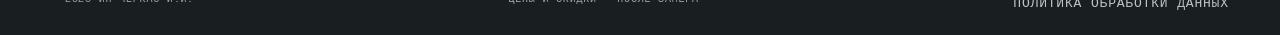
<file: kontakty.html>
<!doctype html>
<html lang="ru">
<head>
<meta charset="utf-8">
<meta name="viewport" content="width=device-width, initial-scale=1">
<title>Контакты: +375 (29) 896-75-21 — натяжные потолки, Могилёв</title>
<meta name="description" content="Телефон, WhatsApp, Viber и Telegram: +375 (29) 896-75-21. Могилёв и область, бесплатный выезд замерщика, рассрочка, заявка на замер.">
<link rel="canonical" href="https://romjjjke.github.io/cherkas/kontakty.html">
<meta property="og:type" content="website">
<meta property="og:title" content="Контакты: +375 (29) 896-75-21 — натяжные потолки, Могилёв">
<meta property="og:description" content="Телефон, WhatsApp, Viber и Telegram: +375 (29) 896-75-21. Могилёв и область, бесплатный выезд замерщика, рассрочка, заявка на замер.">
<meta property="og:locale" content="ru_BY">
<meta property="og:url" content="https://romjjjke.github.io/cherkas/kontakty.html">
<meta property="og:image" content="https://romjjjke.github.io/cherkas/assets/img/hero.jpg">
<meta name="theme-color" content="#101315">
<link rel="icon" href="favicon.svg" type="image/svg+xml">
<link rel="preconnect" href="https://fonts.googleapis.com">
<link rel="preconnect" href="https://fonts.gstatic.com" crossorigin>
<link href="https://fonts.googleapis.com/css2?family=Instrument+Serif:ital@0;1&family=Inter+Tight:wght@300;400;500;600&family=Space+Mono:wght@400;700&display=swap" rel="stylesheet">
<style>[hidden]{display:none!important}*,*::before,*::after{box-sizing:border-box}
html{-webkit-text-size-adjust:100%;overflow-x:clip}
body{margin:0;background:#F4F2ED;color:#101315;font:400 17px/1.6 'Inter Tight',system-ui,sans-serif;overflow-x:clip}
img{display:block;max-width:100%;height:auto}
a{color:inherit;text-decoration:none}
h1,h2,h3,p,ul,ol,figure,dl,dd{margin:0}ul,ol{padding:0;list-style:none}
button{font:inherit;color:inherit;background:none;border:0;cursor:pointer}
body.is-locked{overflow:hidden}
.wrap{width:100%;max-width:1320px;margin:0 auto;padding:0 clamp(18px,4vw,60px)}
.head{position:fixed;inset:0 0 auto;z-index:60;transition:background .25s,box-shadow .25s}
.head__row{display:flex;align-items:center;gap:clamp(14px,3vw,40px);height:78px;max-width:1320px;margin:0 auto;padding:0 clamp(18px,4vw,60px);border-bottom:1px solid rgba(244,242,237,.22);color:#F4F2ED}
.brand b{font:600 17px/1 'Inter Tight',sans-serif;letter-spacing:.22em;text-transform:uppercase}
.brand small{display:block;margin-top:5px;font-family:'Space Mono',monospace;font-size:9px;letter-spacing:.16em;text-transform:uppercase;opacity:.62}
.head__tel{display:inline-flex;font:600 14.5px/1 'Inter Tight',sans-serif;padding:12px 15px;border:1px solid rgba(244,242,237,.44);white-space:nowrap}
.head--solid,.head.is-stuck{background:rgba(244,242,237,.97);box-shadow:0 1px 0 rgba(16,19,21,.15)}
.head--solid .head__row,.head.is-stuck .head__row{border-bottom-color:transparent;color:#101315}
.head--solid .head__tel,.head.is-stuck .head__tel{border-color:rgba(16,19,21,.15)}
.hero{position:relative;display:flex;flex-direction:column;justify-content:flex-end;min-height:min(94vh,940px);background:#101315;color:#F4F2ED;overflow:hidden}
.hero__pic{position:absolute;inset:0}.hero__pic img{width:100%;height:100%;object-fit:cover}
.hero__veil{position:absolute;inset:0;background:linear-gradient(180deg,rgba(9,11,13,.78),rgba(9,11,13,.34) 30%,rgba(9,11,13,.55) 66%,rgba(9,11,13,.94))}
.hero__in{position:relative;z-index:2;width:100%;max-width:1320px;margin:0 auto;padding:150px clamp(18px,4vw,60px) clamp(24px,3.6vw,44px)}
.hero h1{margin-top:18px;font:400 clamp(2.6rem,1rem + 7vw,7rem)/.9 'Instrument Serif',Georgia,serif;letter-spacing:-.025em}
.btn{display:inline-flex;align-items:center;justify-content:center;padding:15px 22px;border:1px solid currentColor;font-family:'Space Mono',monospace;font-size:11.5px;letter-spacing:.12em;text-transform:uppercase;cursor:pointer}
.btn--acc{background:#2434A8;border-color:#2434A8;color:#fff}
.btn--paper{background:#F4F2ED;border-color:#F4F2ED;color:#101315}
.phead{padding:clamp(40px,5.4vw,84px) 0 clamp(24px,3.4vw,42px);border-bottom:1px solid rgba(16,19,21,.15)}
.inner{padding-top:78px}
.drawer{position:fixed;inset:0;z-index:90;background:#101315;color:#F4F2ED;display:flex;flex-direction:column;padding:20px clamp(18px,4vw,60px) 26px;overflow-y:auto}
.mobbar{display:none}
.foot{background:#191E21;color:#F4F2ED;padding:clamp(34px,4.6vw,66px) 0 22px}
@media (max-width:1180px){.nav{display:none}.burger{display:flex}}
@media (max-width:760px){
  body{padding-bottom:calc(66px + env(safe-area-inset-bottom))}
  .head__tel{display:none}
  .mobbar{display:grid;grid-template-columns:repeat(4,minmax(0,1fr));gap:6px;position:fixed;left:0;right:0;bottom:0;z-index:70;background:rgba(16,19,21,.98);border-top:1px solid rgba(244,242,237,.18);padding:8px 10px calc(8px + env(safe-area-inset-bottom))}
  .mobbar__b{display:flex;align-items:center;justify-content:center;min-height:46px;font-family:'Space Mono',monospace;font-size:9.5px;letter-spacing:.04em;text-transform:uppercase;text-align:center;border:1px solid rgba(244,242,237,.26);color:#F4F2ED}
  .mobbar__b--call{background:#2434A8;border-color:#2434A8;color:#fff}
}</style>
<link rel="stylesheet" href="assets/css/style.v1.css">
<script type="application/ld+json">{"@context": "https://schema.org", "@type": "HomeAndConstructionBusiness", "name": "ИП Черкас И.И. — натяжные потолки", "description": "Натяжные потолки любой сложности, световые линии, трековая система, слив воды, замена потолка. Могилёв и Могилёвская область.", "telephone": "+375298967521", "url": "https://romjjjke.github.io/cherkas/", "image": "https://romjjjke.github.io/cherkas/assets/img/hero.jpg", "address": {"@type": "PostalAddress", "addressLocality": "Могилёв", "addressRegion": "Могилёвская область", "addressCountry": "BY"}, "areaServed": "Могилёв и Могилёвская область", "priceRange": "по смете"}</script>
</head>
<body class="inner">
<header class="head head--solid">
  <div class="head__row">
    <a class="brand" href="index.html"><b>Черкас</b><small>натяжные потолки · Могилёв</small></a>
    <nav class="nav" aria-label="Разделы"><a href="index.html">Главная</a><a href="uslugi.html">Услуги</a><a href="raboty.html">Работы</a><a href="master.html">О нас</a><a href="kontakty.html" class="nav__cur">Контакты</a></nav>
    <a class="head__tel" href="tel:+375298967521">+375 (29) 896-75-21</a>
    <button class="burger" id="burger" type="button" aria-expanded="false" aria-controls="drawer" aria-label="Меню"><span></span><span></span><span></span></button>
  </div>
</header>

<section class="phead">
  <div class="wrap">
    <p class="kick">Контакты</p>
    <div class="phead__row">
      <div>
        <h1>Позвоните — <em>приедем на замер</em></h1>
        <p class="phead__lead">Один номер для звонка, WhatsApp, Viber и Telegram. Пришлите фото комнаты и примерную площадь — сразу назовём вилку и договоримся о времени замера.</p>
      </div>
      <div class="phead__act"><a class="btn btn--acc" href="tel:+375298967521">+375 (29) 896-75-21</a></div>
    </div>
  </div>
</section>

<section class="sec">
  <div class="wrap contacts">
    <div>
      <a class="telbig" href="tel:+375298967521">+375 (29) 896-75-21</a>
      <p style="margin-top:14px;font-size:15.5px;line-height:1.6;color:var(--mute);max-width:48ch">ИП Черкас И.И., натяжные потолки. Отвечаем сами, без диспетчеров. Замер по Могилёву и области — бесплатно.</p>
      <div style="margin-top:18px">
        <div class="msg">
          <a class="btn btn--acc" href="https://wa.me/375298967521" target="_blank" rel="noopener">WhatsApp</a>
          <a class="btn btn--ghost" href="viber://chat?number=%2B375298967521">Viber</a>
          <a class="btn btn--ghost" href="https://t.me/+375298967521" target="_blank" rel="noopener">Telegram</a>
        </div>
      </div>
      <dl style="margin-top:clamp(20px,3vw,32px)">
        <div class="crow"><dt>Город</dt><dd>Могилёв, Могилёвская область</dd></div>
        <div class="crow"><dt>Район работ</dt><dd>Могилёв и область, дальние районы — по договорённости</dd></div>
        <div class="crow"><dt>Опыт</dt><dd>Больше 5 лет</dd></div>
        <div class="crow"><dt>Замер</dt><dd>Бесплатно, с образцами полотен</dd></div>
        <div class="crow"><dt>Оплата</dt><dd>Наличные, перевод, рассрочка</dd></div>
        <div class="crow"><dt>Организация</dt><dd>ИП Черкас И.И. · УНП уточняется</dd></div>
      </dl>
      <div style="margin-top:clamp(20px,3vw,32px);border-top:1px solid var(--line);padding-top:16px">
        <p class="kick">Что подготовить</p>
        <p style="margin-top:10px;font-size:15.5px;line-height:1.62;color:var(--mute);max-width:58ch">Площадь или размеры комнат, этаж и лифт (для длинных полотен), есть ли уже светильники и карниз, и нужна ли световая линия. Если есть фото комнаты — пришлите, разговор будет короче.</p>
      </div>
    </div>
    <form class="form" id="lead" novalidate>
      <h3>Заявка на замер</h3>
      <p class="form__sub">Имя и телефон — и мы договоримся о времени. Заявка уходит в WhatsApp.</p>
      <div class="form__grid">
        <label class="form__f"><span>Имя</span><input id="f-name" name="name" type="text" placeholder="Как к вам обращаться" autocomplete="name"></label>
        <label class="form__f"><span>Телефон</span><input id="f-phone" name="phone" type="tel" placeholder="+375 (__) ___-__-__" autocomplete="tel"></label>
        <label class="form__f"><span>Объект</span>
          <select id="f-obj" name="obj">
            <option>Квартира</option>
            <option>Дом</option>
            <option>Санузел или кухня</option>
            <option>Объект под сдачу</option>
            <option>Другое</option>
          </select>
        </label>
        <label class="form__f"><span>Что нужно</span>
          <select id="f-what" name="what">
            <option>Потолок без света</option>
            <option>Световая линия</option>
            <option>Точечные светильники</option>
            <option>Трековая система</option>
            <option>Слив воды</option>
            <option>Замена потолка</option>
            <option>Пока не знаю</option>
          </select>
        </label>
        <label class="form__f form__f--full"><span>Комментарий</span><textarea id="f-note" name="note" placeholder="Площадь, количество комнат, сроки"></textarea></label>
        <button class="btn btn--acc form__btn" type="submit">Отправить в WhatsApp</button>
        <p class="form__ok" hidden></p>
        <p class="form__note">Нажимая кнопку, вы соглашаетесь на обработку персональных данных согласно <a href="politika.html">политике</a>.</p>
      </div>
    </form>
  </div>
</section>
<footer class="foot">
  <div class="wrap">
    <div class="foot__grid">
      <div>
        <p class="foot__brand">Натяжные потолки<br>в Могилёве и области</p>
        <p class="foot__small">ИП Черкас И.И. · УНП уточняется<br>Могилёв и Могилёвская область</p>
      </div>
      <div class="foot__col">
        <div class="foot__h">Разделы</div>
        <a href="index.html">Главная</a><a href="uslugi.html">Услуги</a><a href="raboty.html">Работы</a><a href="master.html">О нас</a><a href="kontakty.html">Контакты</a>
      </div>
      <div class="foot__col">
        <div class="foot__h">Связь</div>
        <a href="tel:+375298967521">+375 (29) 896-75-21</a>
        <a href="https://wa.me/375298967521" target="_blank" rel="noopener">WhatsApp</a>
        <a href="viber://chat?number=%2B375298967521">Viber</a>
        <a href="https://t.me/+375298967521" target="_blank" rel="noopener">Telegram</a>
      </div>
      <div class="foot__col">
        <div class="foot__h">Что делаем</div>
        <a href="uslugi.html">Потолки любой сложности</a>
        <a href="uslugi.html#u2">Световые линии</a>
        <a href="uslugi.html#u3">Трековая система</a>
        <a href="uslugi.html#u4">Слив воды</a>
      </div>
    </div>
    <div class="foot__bottom">
      <span>&copy; 2026 ИП Черкас И.И.</span>
      <span>Цены и скидки — после замера</span>
      <a href="politika.html">Политика обработки данных</a>
    </div>
  </div>
</footer>
<div class="drawer" id="drawer" hidden>
  <div class="drawer__top">
    <a class="brand" href="index.html"><b>Черкас</b><small>натяжные потолки · Могилёв</small></a>
    <button class="drawer__close" id="drawer-close" type="button" aria-label="Закрыть меню">&times;</button>
  </div>
  <nav class="drawer__nav" aria-label="Мобильная навигация"><a href="index.html">Главная<span>01</span></a><a href="uslugi.html">Услуги<span>02</span></a><a href="raboty.html">Работы<span>03</span></a><a href="master.html">О нас<span>04</span></a><a href="kontakty.html">Контакты<span>05</span></a></nav>
  <div class="drawer__meta">
    <a href="tel:+375298967521">+375 (29) 896-75-21</a>
    <p>Могилёв и Могилёвская область · выезд замерщика бесплатно</p>
    <div class="msg">
          <a class="btn btn--acc" href="https://wa.me/375298967521" target="_blank" rel="noopener">WhatsApp</a>
          <a class="btn btn--ghost" href="viber://chat?number=%2B375298967521">Viber</a>
          <a class="btn btn--ghost" href="https://t.me/+375298967521" target="_blank" rel="noopener">Telegram</a>
        </div>
  </div>
</div>
<nav class="mobbar" aria-label="Быстрая связь">
  <a class="mobbar__b mobbar__b--call" href="tel:+375298967521">Позвонить</a>
  <a class="mobbar__b" href="https://wa.me/375298967521" target="_blank" rel="noopener">WhatsApp</a>
  <a class="mobbar__b" href="viber://chat?number=%2B375298967521">Viber</a>
  <a class="mobbar__b" href="https://t.me/+375298967521" target="_blank" rel="noopener">Telegram</a>
</nav>
<script src="assets/js/main.v1.js" defer></script>
</body>
</html>
</file>
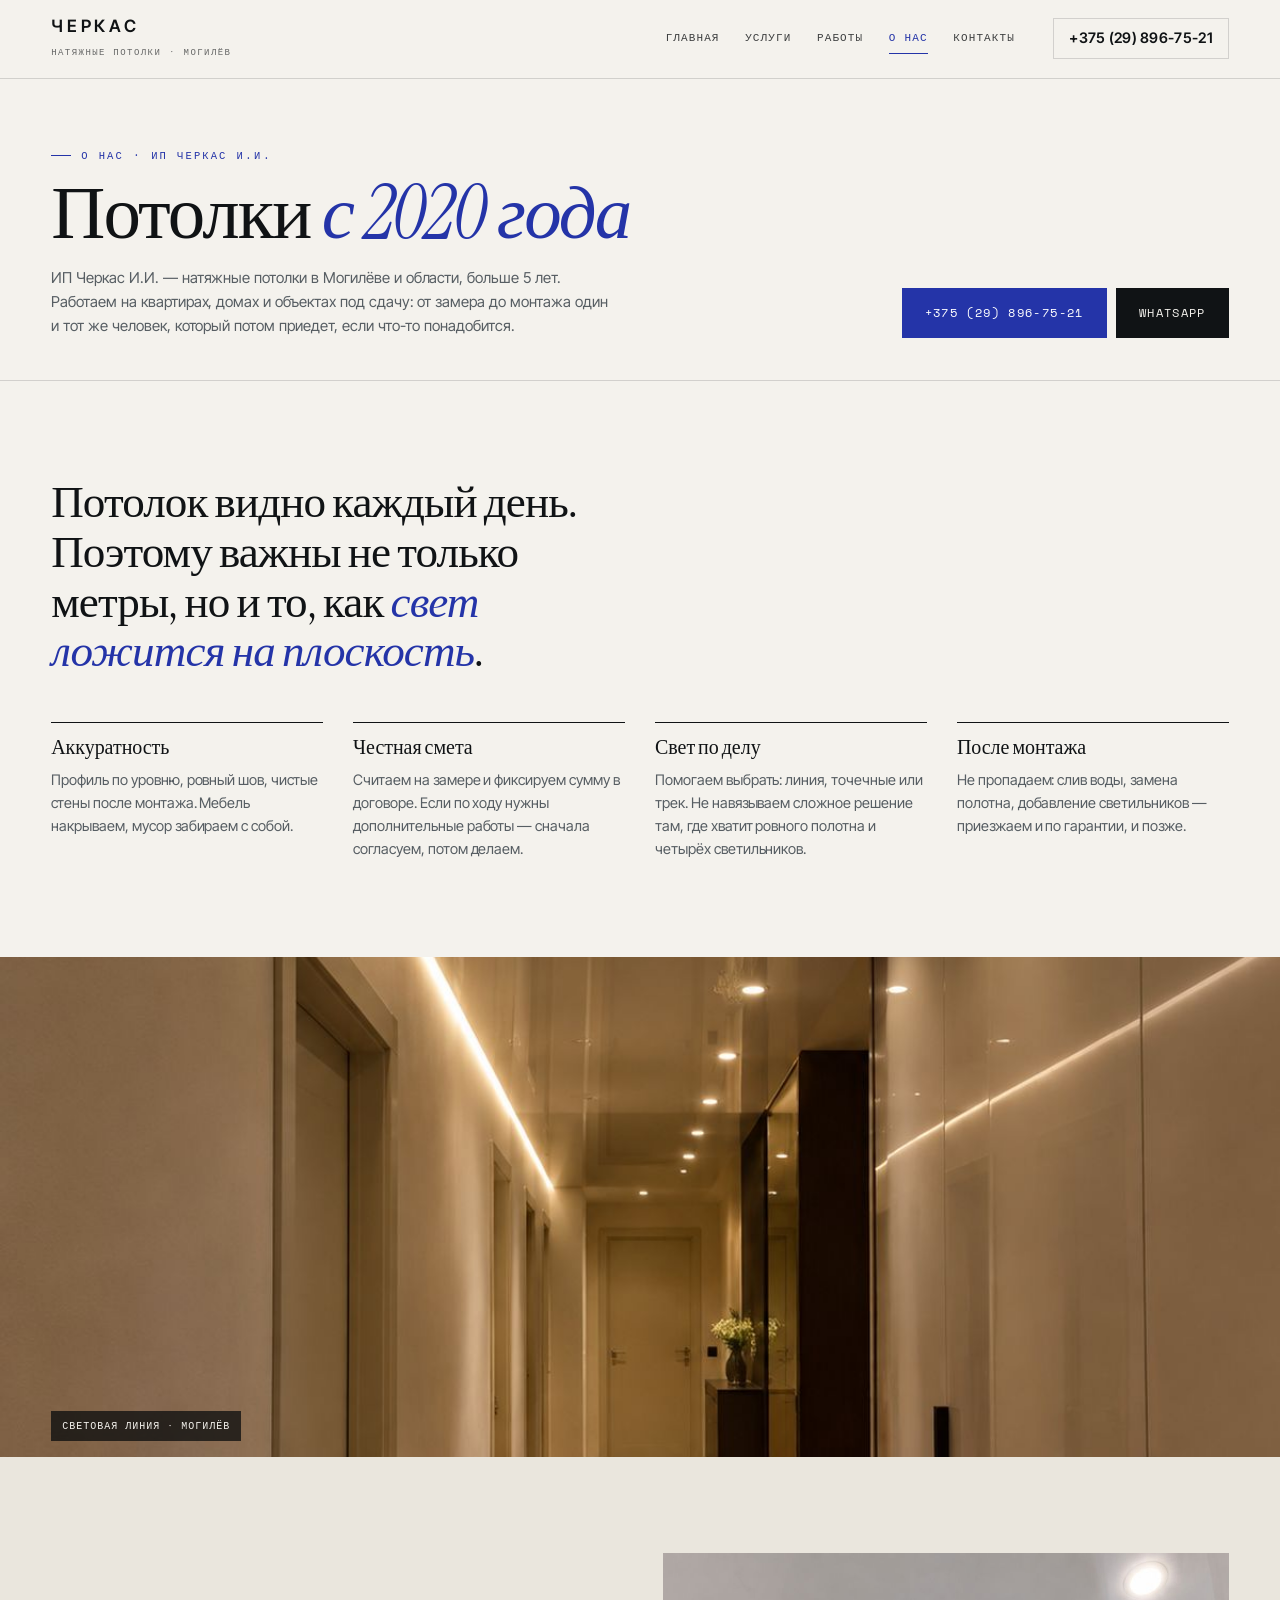
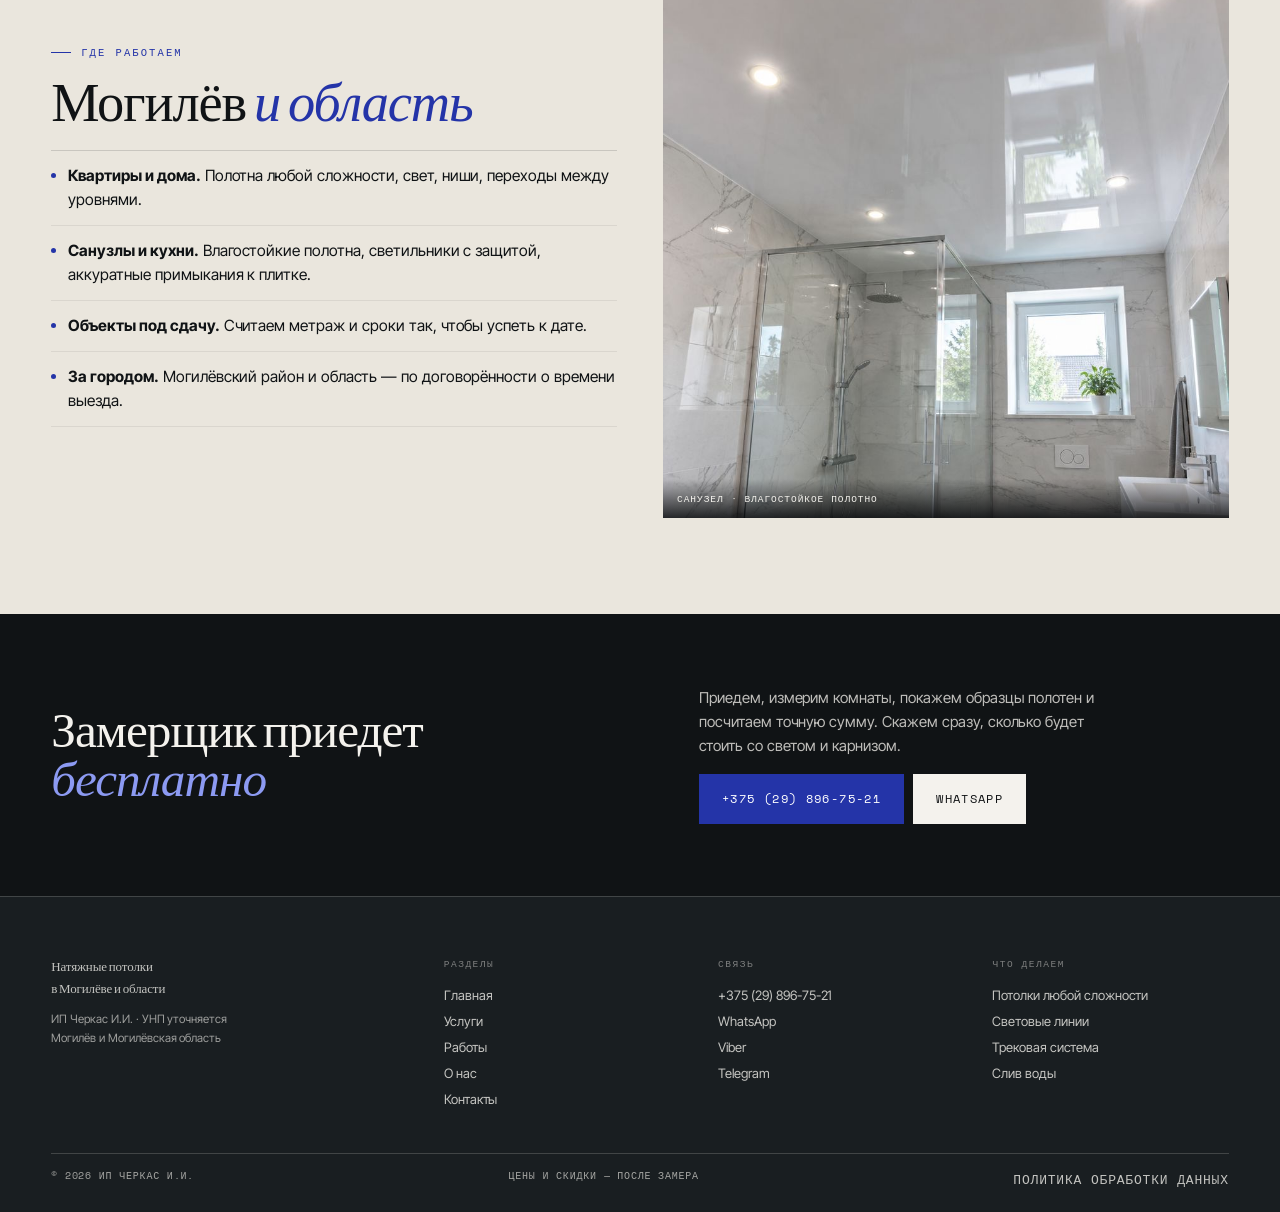
<file: master.html>
<!doctype html>
<html lang="ru">
<head>
<meta charset="utf-8">
<meta name="viewport" content="width=device-width, initial-scale=1">
<title>О нас: ИП Черкас И.И., натяжные потолки в Могилёве</title>
<meta name="description" content="ИП Черкас И.И.: натяжные потолки в Могилёве и области больше 5 лет. Аккуратный монтаж, честная смета после замера, помощь после сдачи объекта.">
<link rel="canonical" href="https://romjjjke.github.io/cherkas/master.html">
<meta property="og:type" content="website">
<meta property="og:title" content="О нас: ИП Черкас И.И., натяжные потолки в Могилёве">
<meta property="og:description" content="ИП Черкас И.И.: натяжные потолки в Могилёве и области больше 5 лет. Аккуратный монтаж, честная смета после замера, помощь после сдачи объекта.">
<meta property="og:locale" content="ru_BY">
<meta property="og:url" content="https://romjjjke.github.io/cherkas/master.html">
<meta property="og:image" content="https://romjjjke.github.io/cherkas/assets/img/hero.jpg">
<meta name="theme-color" content="#101315">
<link rel="icon" href="favicon.svg" type="image/svg+xml">
<link rel="preconnect" href="https://fonts.googleapis.com">
<link rel="preconnect" href="https://fonts.gstatic.com" crossorigin>
<link href="https://fonts.googleapis.com/css2?family=Instrument+Serif:ital@0;1&family=Inter+Tight:wght@300;400;500;600&family=Space+Mono:wght@400;700&display=swap" rel="stylesheet">
<style>[hidden]{display:none!important}*,*::before,*::after{box-sizing:border-box}
html{-webkit-text-size-adjust:100%;overflow-x:clip}
body{margin:0;background:#F4F2ED;color:#101315;font:400 17px/1.6 'Inter Tight',system-ui,sans-serif;overflow-x:clip}
img{display:block;max-width:100%;height:auto}
a{color:inherit;text-decoration:none}
h1,h2,h3,p,ul,ol,figure,dl,dd{margin:0}ul,ol{padding:0;list-style:none}
button{font:inherit;color:inherit;background:none;border:0;cursor:pointer}
body.is-locked{overflow:hidden}
.wrap{width:100%;max-width:1320px;margin:0 auto;padding:0 clamp(18px,4vw,60px)}
.head{position:fixed;inset:0 0 auto;z-index:60;transition:background .25s,box-shadow .25s}
.head__row{display:flex;align-items:center;gap:clamp(14px,3vw,40px);height:78px;max-width:1320px;margin:0 auto;padding:0 clamp(18px,4vw,60px);border-bottom:1px solid rgba(244,242,237,.22);color:#F4F2ED}
.brand b{font:600 17px/1 'Inter Tight',sans-serif;letter-spacing:.22em;text-transform:uppercase}
.brand small{display:block;margin-top:5px;font-family:'Space Mono',monospace;font-size:9px;letter-spacing:.16em;text-transform:uppercase;opacity:.62}
.head__tel{display:inline-flex;font:600 14.5px/1 'Inter Tight',sans-serif;padding:12px 15px;border:1px solid rgba(244,242,237,.44);white-space:nowrap}
.head--solid,.head.is-stuck{background:rgba(244,242,237,.97);box-shadow:0 1px 0 rgba(16,19,21,.15)}
.head--solid .head__row,.head.is-stuck .head__row{border-bottom-color:transparent;color:#101315}
.head--solid .head__tel,.head.is-stuck .head__tel{border-color:rgba(16,19,21,.15)}
.hero{position:relative;display:flex;flex-direction:column;justify-content:flex-end;min-height:min(94vh,940px);background:#101315;color:#F4F2ED;overflow:hidden}
.hero__pic{position:absolute;inset:0}.hero__pic img{width:100%;height:100%;object-fit:cover}
.hero__veil{position:absolute;inset:0;background:linear-gradient(180deg,rgba(9,11,13,.78),rgba(9,11,13,.34) 30%,rgba(9,11,13,.55) 66%,rgba(9,11,13,.94))}
.hero__in{position:relative;z-index:2;width:100%;max-width:1320px;margin:0 auto;padding:150px clamp(18px,4vw,60px) clamp(24px,3.6vw,44px)}
.hero h1{margin-top:18px;font:400 clamp(2.6rem,1rem + 7vw,7rem)/.9 'Instrument Serif',Georgia,serif;letter-spacing:-.025em}
.btn{display:inline-flex;align-items:center;justify-content:center;padding:15px 22px;border:1px solid currentColor;font-family:'Space Mono',monospace;font-size:11.5px;letter-spacing:.12em;text-transform:uppercase;cursor:pointer}
.btn--acc{background:#2434A8;border-color:#2434A8;color:#fff}
.btn--paper{background:#F4F2ED;border-color:#F4F2ED;color:#101315}
.phead{padding:clamp(40px,5.4vw,84px) 0 clamp(24px,3.4vw,42px);border-bottom:1px solid rgba(16,19,21,.15)}
.inner{padding-top:78px}
.drawer{position:fixed;inset:0;z-index:90;background:#101315;color:#F4F2ED;display:flex;flex-direction:column;padding:20px clamp(18px,4vw,60px) 26px;overflow-y:auto}
.mobbar{display:none}
.foot{background:#191E21;color:#F4F2ED;padding:clamp(34px,4.6vw,66px) 0 22px}
@media (max-width:1180px){.nav{display:none}.burger{display:flex}}
@media (max-width:760px){
  body{padding-bottom:calc(66px + env(safe-area-inset-bottom))}
  .head__tel{display:none}
  .mobbar{display:grid;grid-template-columns:repeat(4,minmax(0,1fr));gap:6px;position:fixed;left:0;right:0;bottom:0;z-index:70;background:rgba(16,19,21,.98);border-top:1px solid rgba(244,242,237,.18);padding:8px 10px calc(8px + env(safe-area-inset-bottom))}
  .mobbar__b{display:flex;align-items:center;justify-content:center;min-height:46px;font-family:'Space Mono',monospace;font-size:9.5px;letter-spacing:.04em;text-transform:uppercase;text-align:center;border:1px solid rgba(244,242,237,.26);color:#F4F2ED}
  .mobbar__b--call{background:#2434A8;border-color:#2434A8;color:#fff}
}</style>
<link rel="stylesheet" href="assets/css/style.v1.css">
<script type="application/ld+json">{"@context": "https://schema.org", "@type": "HomeAndConstructionBusiness", "name": "ИП Черкас И.И. — натяжные потолки", "description": "Натяжные потолки любой сложности, световые линии, трековая система, слив воды, замена потолка. Могилёв и Могилёвская область.", "telephone": "+375298967521", "url": "https://romjjjke.github.io/cherkas/", "image": "https://romjjjke.github.io/cherkas/assets/img/hero.jpg", "address": {"@type": "PostalAddress", "addressLocality": "Могилёв", "addressRegion": "Могилёвская область", "addressCountry": "BY"}, "areaServed": "Могилёв и Могилёвская область", "priceRange": "по смете"}</script>
</head>
<body class="inner">
<header class="head head--solid">
  <div class="head__row">
    <a class="brand" href="index.html"><b>Черкас</b><small>натяжные потолки · Могилёв</small></a>
    <nav class="nav" aria-label="Разделы"><a href="index.html">Главная</a><a href="uslugi.html">Услуги</a><a href="raboty.html">Работы</a><a href="master.html" class="nav__cur">О нас</a><a href="kontakty.html">Контакты</a></nav>
    <a class="head__tel" href="tel:+375298967521">+375 (29) 896-75-21</a>
    <button class="burger" id="burger" type="button" aria-expanded="false" aria-controls="drawer" aria-label="Меню"><span></span><span></span><span></span></button>
  </div>
</header>

<section class="phead">
  <div class="wrap">
    <p class="kick">О нас · ИП Черкас И.И.</p>
    <div class="phead__row">
      <div>
        <h1>Потолки <em>с 2020 года</em></h1>
        <p class="phead__lead">ИП Черкас И.И. — натяжные потолки в Могилёве и области, больше 5 лет. Работаем на квартирах, домах и объектах под сдачу: от замера до монтажа один и тот же человек, который потом приедет, если что-то понадобится.</p>
      </div>
      <div class="phead__act">
        <a class="btn btn--acc" href="tel:+375298967521">+375 (29) 896-75-21</a>
        <a class="btn btn--ink" href="https://wa.me/375298967521" target="_blank" rel="noopener">WhatsApp</a>
      </div>
    </div>
  </div>
</section>

<section class="sec">
  <div class="wrap">
    <p class="quote">Потолок видно каждый день. Поэтому важны не только метры, но и то, как <em>свет ложится на плоскость</em>.</p>
    <div class="manifest">
      <div class="rv"><h3>Аккуратность</h3><p>Профиль по уровню, ровный шов, чистые стены после монтажа. Мебель накрываем, мусор забираем с собой.</p></div>
      <div class="rv"><h3>Честная смета</h3><p>Считаем на замере и фиксируем сумму в договоре. Если по ходу нужны дополнительные работы — сначала согласуем, потом делаем.</p></div>
      <div class="rv"><h3>Свет по делу</h3><p>Помогаем выбрать: линия, точечные или трек. Не навязываем сложное решение там, где хватит ровного полотна и четырёх светильников.</p></div>
      <div class="rv"><h3>После монтажа</h3><p>Не пропадаем: слив воды, замена полотна, добавление светильников — приезжаем и по гарантии, и позже.</p></div>
    </div>
  </div>
</section>

<div class="band">
  <img src="assets/img/line.jpg" alt="Световая линия в натяжном потолке" loading="lazy">
  <span class="band__cap">Световая линия · Могилёв</span>
</div>

<section class="sec sec--p2">
  <div class="wrap split">
    <div>
      <p class="kick">Где работаем</p>
      <h2 class="h2">Могилёв <em>и область</em></h2>
      <ul class="checklist" style="margin-top:20px;border-top:1px solid var(--line)">
        <li style="display:grid;grid-template-columns:auto minmax(0,1fr);gap:12px;padding:13px 0;border-bottom:1px solid var(--line-2);font-size:15.5px;line-height:1.55"><span style="width:5px;height:5px;border-radius:50%;background:var(--ultra);margin-top:9px"></span><span><b>Квартиры и дома.</b> Полотна любой сложности, свет, ниши, переходы между уровнями.</span></li>
        <li style="display:grid;grid-template-columns:auto minmax(0,1fr);gap:12px;padding:13px 0;border-bottom:1px solid var(--line-2);font-size:15.5px;line-height:1.55"><span style="width:5px;height:5px;border-radius:50%;background:var(--ultra);margin-top:9px"></span><span><b>Санузлы и кухни.</b> Влагостойкие полотна, светильники с защитой, аккуратные примыкания к плитке.</span></li>
        <li style="display:grid;grid-template-columns:auto minmax(0,1fr);gap:12px;padding:13px 0;border-bottom:1px solid var(--line-2);font-size:15.5px;line-height:1.55"><span style="width:5px;height:5px;border-radius:50%;background:var(--ultra);margin-top:9px"></span><span><b>Объекты под сдачу.</b> Считаем метраж и сроки так, чтобы успеть к дате.</span></li>
        <li style="display:grid;grid-template-columns:auto minmax(0,1fr);gap:12px;padding:13px 0;border-bottom:1px solid var(--line-2);font-size:15.5px;line-height:1.55"><span style="width:5px;height:5px;border-radius:50%;background:var(--ultra);margin-top:9px"></span><span><b>За городом.</b> Могилёвский район и область — по договорённости о времени выезда.</span></li>
      </ul>
    </div>
    <figure class="split__pic">
      <img src="assets/img/bath.jpg" alt="Натяжной потолок в санузле" loading="lazy">
      <figcaption>Санузел · влагостойкое полотно</figcaption>
    </figure>
  </div>
</section>
<section class="cta">
  <div class="wrap cta__in">
    <h2>Замерщик приедет<br><em>бесплатно</em></h2>
    <div class="cta__side">
      <p>Приедем, измерим комнаты, покажем образцы полотен и посчитаем точную сумму. Скажем сразу, сколько будет стоить со светом и карнизом.</p>
      <div class="cta__act">
        <a class="btn btn--acc" href="tel:+375298967521">+375 (29) 896-75-21</a>
        <a class="btn btn--paper" href="https://wa.me/375298967521" target="_blank" rel="noopener">WhatsApp</a>
      </div>
    </div>
  </div>
</section>
<footer class="foot">
  <div class="wrap">
    <div class="foot__grid">
      <div>
        <p class="foot__brand">Натяжные потолки<br>в Могилёве и области</p>
        <p class="foot__small">ИП Черкас И.И. · УНП уточняется<br>Могилёв и Могилёвская область</p>
      </div>
      <div class="foot__col">
        <div class="foot__h">Разделы</div>
        <a href="index.html">Главная</a><a href="uslugi.html">Услуги</a><a href="raboty.html">Работы</a><a href="master.html">О нас</a><a href="kontakty.html">Контакты</a>
      </div>
      <div class="foot__col">
        <div class="foot__h">Связь</div>
        <a href="tel:+375298967521">+375 (29) 896-75-21</a>
        <a href="https://wa.me/375298967521" target="_blank" rel="noopener">WhatsApp</a>
        <a href="viber://chat?number=%2B375298967521">Viber</a>
        <a href="https://t.me/+375298967521" target="_blank" rel="noopener">Telegram</a>
      </div>
      <div class="foot__col">
        <div class="foot__h">Что делаем</div>
        <a href="uslugi.html">Потолки любой сложности</a>
        <a href="uslugi.html#u2">Световые линии</a>
        <a href="uslugi.html#u3">Трековая система</a>
        <a href="uslugi.html#u4">Слив воды</a>
      </div>
    </div>
    <div class="foot__bottom">
      <span>&copy; 2026 ИП Черкас И.И.</span>
      <span>Цены и скидки — после замера</span>
      <a href="politika.html">Политика обработки данных</a>
    </div>
  </div>
</footer>
<div class="drawer" id="drawer" hidden>
  <div class="drawer__top">
    <a class="brand" href="index.html"><b>Черкас</b><small>натяжные потолки · Могилёв</small></a>
    <button class="drawer__close" id="drawer-close" type="button" aria-label="Закрыть меню">&times;</button>
  </div>
  <nav class="drawer__nav" aria-label="Мобильная навигация"><a href="index.html">Главная<span>01</span></a><a href="uslugi.html">Услуги<span>02</span></a><a href="raboty.html">Работы<span>03</span></a><a href="master.html">О нас<span>04</span></a><a href="kontakty.html">Контакты<span>05</span></a></nav>
  <div class="drawer__meta">
    <a href="tel:+375298967521">+375 (29) 896-75-21</a>
    <p>Могилёв и Могилёвская область · выезд замерщика бесплатно</p>
    <div class="msg">
          <a class="btn btn--acc" href="https://wa.me/375298967521" target="_blank" rel="noopener">WhatsApp</a>
          <a class="btn btn--ghost" href="viber://chat?number=%2B375298967521">Viber</a>
          <a class="btn btn--ghost" href="https://t.me/+375298967521" target="_blank" rel="noopener">Telegram</a>
        </div>
  </div>
</div>
<nav class="mobbar" aria-label="Быстрая связь">
  <a class="mobbar__b mobbar__b--call" href="tel:+375298967521">Позвонить</a>
  <a class="mobbar__b" href="https://wa.me/375298967521" target="_blank" rel="noopener">WhatsApp</a>
  <a class="mobbar__b" href="viber://chat?number=%2B375298967521">Viber</a>
  <a class="mobbar__b" href="https://t.me/+375298967521" target="_blank" rel="noopener">Telegram</a>
</nav>
<script src="assets/js/main.v1.js" defer></script>
</body>
</html>
</file>
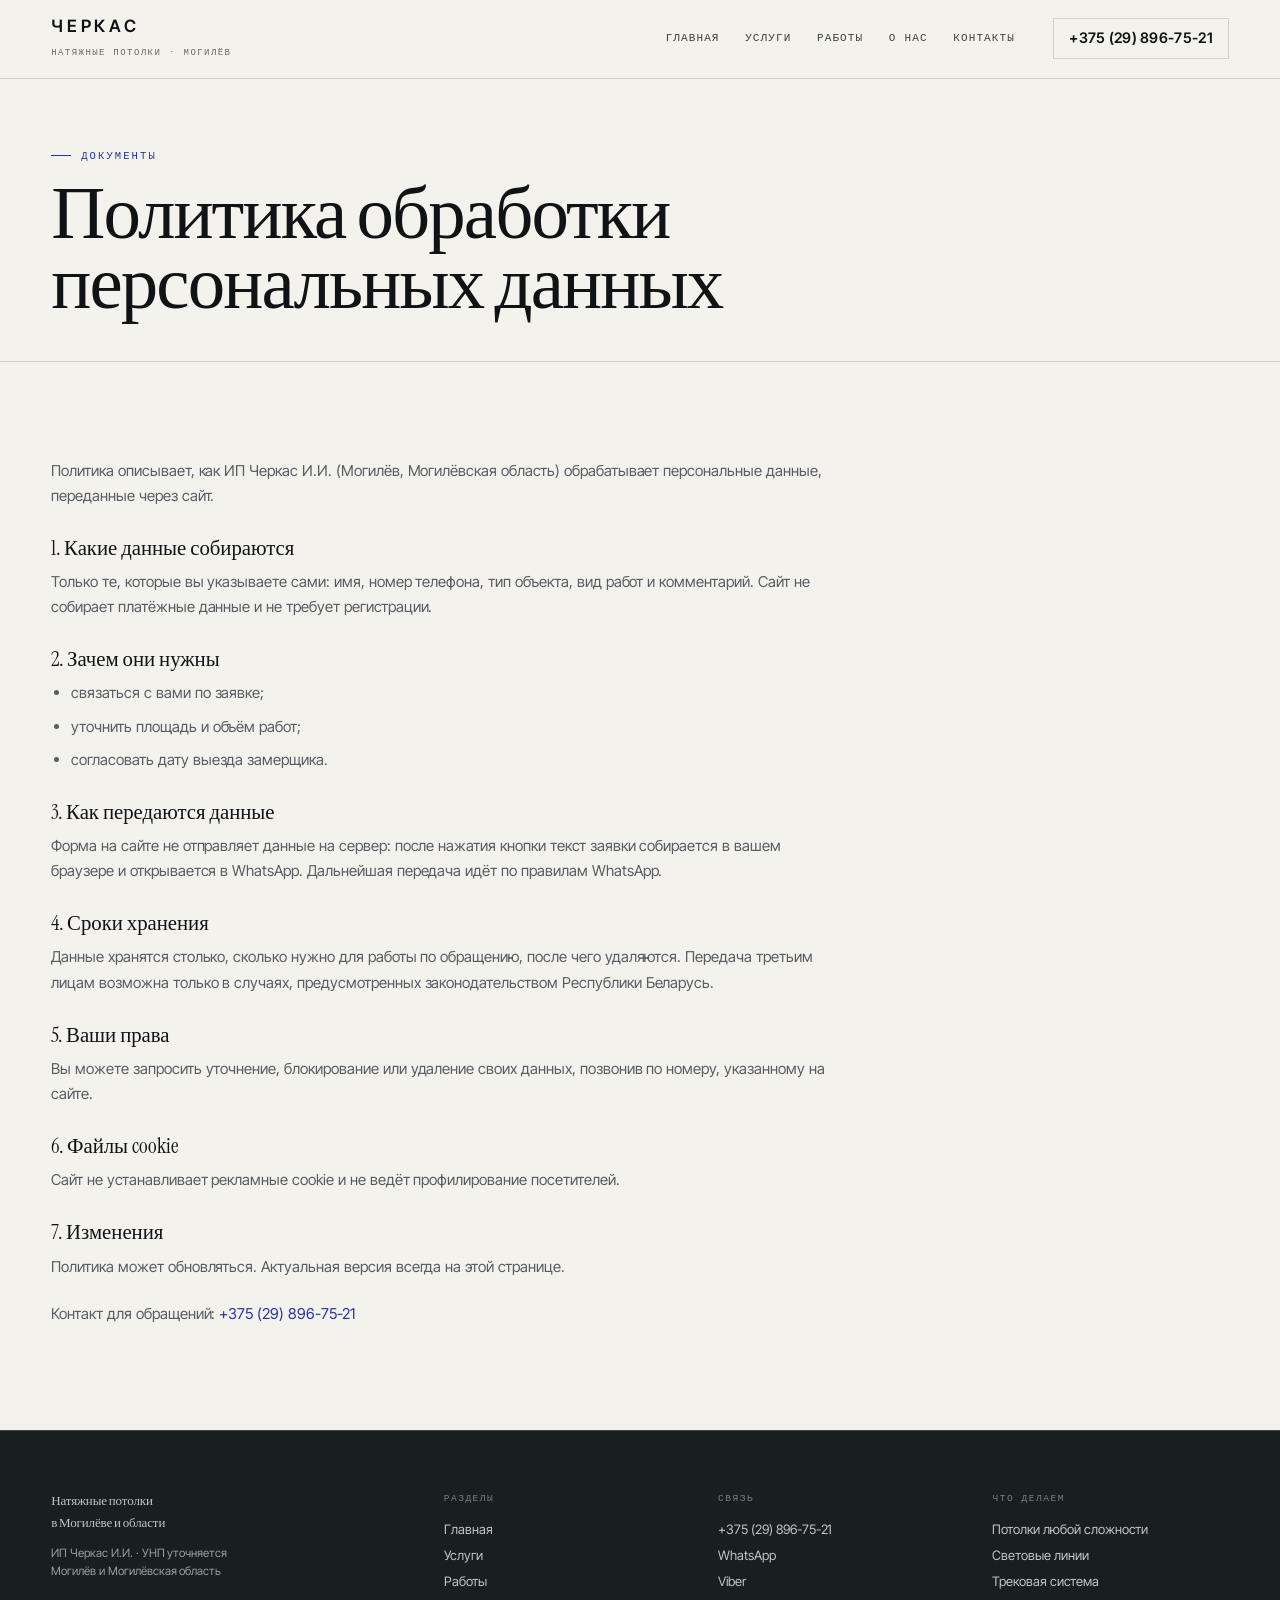
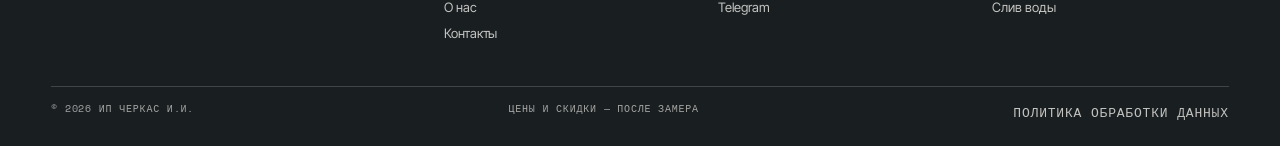
<file: politika.html>
<!doctype html>
<html lang="ru">
<head>
<meta charset="utf-8">
<meta name="viewport" content="width=device-width, initial-scale=1">
<title>Политика обработки персональных данных — ИП Черкас И.И.</title>
<meta name="description" content="Как обрабатываются персональные данные посетителей сайта: какие данные собираются, зачем, как передаются и как их удалить.">
<link rel="canonical" href="https://romjjjke.github.io/cherkas/politika.html">
<meta property="og:type" content="website">
<meta property="og:title" content="Политика обработки персональных данных — ИП Черкас И.И.">
<meta property="og:description" content="Как обрабатываются персональные данные посетителей сайта: какие данные собираются, зачем, как передаются и как их удалить.">
<meta property="og:locale" content="ru_BY">
<meta property="og:url" content="https://romjjjke.github.io/cherkas/politika.html">
<meta property="og:image" content="https://romjjjke.github.io/cherkas/assets/img/hero.jpg">
<meta name="theme-color" content="#101315">
<link rel="icon" href="favicon.svg" type="image/svg+xml">
<link rel="preconnect" href="https://fonts.googleapis.com">
<link rel="preconnect" href="https://fonts.gstatic.com" crossorigin>
<link href="https://fonts.googleapis.com/css2?family=Instrument+Serif:ital@0;1&family=Inter+Tight:wght@300;400;500;600&family=Space+Mono:wght@400;700&display=swap" rel="stylesheet">
<style>[hidden]{display:none!important}*,*::before,*::after{box-sizing:border-box}
html{-webkit-text-size-adjust:100%;overflow-x:clip}
body{margin:0;background:#F4F2ED;color:#101315;font:400 17px/1.6 'Inter Tight',system-ui,sans-serif;overflow-x:clip}
img{display:block;max-width:100%;height:auto}
a{color:inherit;text-decoration:none}
h1,h2,h3,p,ul,ol,figure,dl,dd{margin:0}ul,ol{padding:0;list-style:none}
button{font:inherit;color:inherit;background:none;border:0;cursor:pointer}
body.is-locked{overflow:hidden}
.wrap{width:100%;max-width:1320px;margin:0 auto;padding:0 clamp(18px,4vw,60px)}
.head{position:fixed;inset:0 0 auto;z-index:60;transition:background .25s,box-shadow .25s}
.head__row{display:flex;align-items:center;gap:clamp(14px,3vw,40px);height:78px;max-width:1320px;margin:0 auto;padding:0 clamp(18px,4vw,60px);border-bottom:1px solid rgba(244,242,237,.22);color:#F4F2ED}
.brand b{font:600 17px/1 'Inter Tight',sans-serif;letter-spacing:.22em;text-transform:uppercase}
.brand small{display:block;margin-top:5px;font-family:'Space Mono',monospace;font-size:9px;letter-spacing:.16em;text-transform:uppercase;opacity:.62}
.head__tel{display:inline-flex;font:600 14.5px/1 'Inter Tight',sans-serif;padding:12px 15px;border:1px solid rgba(244,242,237,.44);white-space:nowrap}
.head--solid,.head.is-stuck{background:rgba(244,242,237,.97);box-shadow:0 1px 0 rgba(16,19,21,.15)}
.head--solid .head__row,.head.is-stuck .head__row{border-bottom-color:transparent;color:#101315}
.head--solid .head__tel,.head.is-stuck .head__tel{border-color:rgba(16,19,21,.15)}
.hero{position:relative;display:flex;flex-direction:column;justify-content:flex-end;min-height:min(94vh,940px);background:#101315;color:#F4F2ED;overflow:hidden}
.hero__pic{position:absolute;inset:0}.hero__pic img{width:100%;height:100%;object-fit:cover}
.hero__veil{position:absolute;inset:0;background:linear-gradient(180deg,rgba(9,11,13,.78),rgba(9,11,13,.34) 30%,rgba(9,11,13,.55) 66%,rgba(9,11,13,.94))}
.hero__in{position:relative;z-index:2;width:100%;max-width:1320px;margin:0 auto;padding:150px clamp(18px,4vw,60px) clamp(24px,3.6vw,44px)}
.hero h1{margin-top:18px;font:400 clamp(2.6rem,1rem + 7vw,7rem)/.9 'Instrument Serif',Georgia,serif;letter-spacing:-.025em}
.btn{display:inline-flex;align-items:center;justify-content:center;padding:15px 22px;border:1px solid currentColor;font-family:'Space Mono',monospace;font-size:11.5px;letter-spacing:.12em;text-transform:uppercase;cursor:pointer}
.btn--acc{background:#2434A8;border-color:#2434A8;color:#fff}
.btn--paper{background:#F4F2ED;border-color:#F4F2ED;color:#101315}
.phead{padding:clamp(40px,5.4vw,84px) 0 clamp(24px,3.4vw,42px);border-bottom:1px solid rgba(16,19,21,.15)}
.inner{padding-top:78px}
.drawer{position:fixed;inset:0;z-index:90;background:#101315;color:#F4F2ED;display:flex;flex-direction:column;padding:20px clamp(18px,4vw,60px) 26px;overflow-y:auto}
.mobbar{display:none}
.foot{background:#191E21;color:#F4F2ED;padding:clamp(34px,4.6vw,66px) 0 22px}
@media (max-width:1180px){.nav{display:none}.burger{display:flex}}
@media (max-width:760px){
  body{padding-bottom:calc(66px + env(safe-area-inset-bottom))}
  .head__tel{display:none}
  .mobbar{display:grid;grid-template-columns:repeat(4,minmax(0,1fr));gap:6px;position:fixed;left:0;right:0;bottom:0;z-index:70;background:rgba(16,19,21,.98);border-top:1px solid rgba(244,242,237,.18);padding:8px 10px calc(8px + env(safe-area-inset-bottom))}
  .mobbar__b{display:flex;align-items:center;justify-content:center;min-height:46px;font-family:'Space Mono',monospace;font-size:9.5px;letter-spacing:.04em;text-transform:uppercase;text-align:center;border:1px solid rgba(244,242,237,.26);color:#F4F2ED}
  .mobbar__b--call{background:#2434A8;border-color:#2434A8;color:#fff}
}</style>
<link rel="stylesheet" href="assets/css/style.v1.css">
<script type="application/ld+json">{"@context": "https://schema.org", "@type": "HomeAndConstructionBusiness", "name": "ИП Черкас И.И. — натяжные потолки", "description": "Натяжные потолки любой сложности, световые линии, трековая система, слив воды, замена потолка. Могилёв и Могилёвская область.", "telephone": "+375298967521", "url": "https://romjjjke.github.io/cherkas/", "image": "https://romjjjke.github.io/cherkas/assets/img/hero.jpg", "address": {"@type": "PostalAddress", "addressLocality": "Могилёв", "addressRegion": "Могилёвская область", "addressCountry": "BY"}, "areaServed": "Могилёв и Могилёвская область", "priceRange": "по смете"}</script>
</head>
<body class="inner">
<header class="head head--solid">
  <div class="head__row">
    <a class="brand" href="index.html"><b>Черкас</b><small>натяжные потолки · Могилёв</small></a>
    <nav class="nav" aria-label="Разделы"><a href="index.html">Главная</a><a href="uslugi.html">Услуги</a><a href="raboty.html">Работы</a><a href="master.html">О нас</a><a href="kontakty.html">Контакты</a></nav>
    <a class="head__tel" href="tel:+375298967521">+375 (29) 896-75-21</a>
    <button class="burger" id="burger" type="button" aria-expanded="false" aria-controls="drawer" aria-label="Меню"><span></span><span></span><span></span></button>
  </div>
</header>

<section class="phead">
  <div class="wrap">
    <p class="kick">Документы</p>
    <h1>Политика обработки<br>персональных данных</h1>
  </div>
</section>

<section class="sec">
  <div class="wrap">
    <div class="legal">
      <p>Политика описывает, как ИП Черкас И.И. (Могилёв, Могилёвская область) обрабатывает персональные данные, переданные через сайт.</p>
      <h2>1. Какие данные собираются</h2>
      <p>Только те, которые вы указываете сами: имя, номер телефона, тип объекта, вид работ и комментарий. Сайт не собирает платёжные данные и не требует регистрации.</p>
      <h2>2. Зачем они нужны</h2>
      <ul>
        <li>связаться с вами по заявке;</li>
        <li>уточнить площадь и объём работ;</li>
        <li>согласовать дату выезда замерщика.</li>
      </ul>
      <h2>3. Как передаются данные</h2>
      <p>Форма на сайте не отправляет данные на сервер: после нажатия кнопки текст заявки собирается в вашем браузере и открывается в WhatsApp. Дальнейшая передача идёт по правилам WhatsApp.</p>
      <h2>4. Сроки хранения</h2>
      <p>Данные хранятся столько, сколько нужно для работы по обращению, после чего удаляются. Передача третьим лицам возможна только в случаях, предусмотренных законодательством Республики Беларусь.</p>
      <h2>5. Ваши права</h2>
      <p>Вы можете запросить уточнение, блокирование или удаление своих данных, позвонив по номеру, указанному на сайте.</p>
      <h2>6. Файлы cookie</h2>
      <p>Сайт не устанавливает рекламные cookie и не ведёт профилирование посетителей.</p>
      <h2>7. Изменения</h2>
      <p>Политика может обновляться. Актуальная версия всегда на этой странице.</p>
      <p style="margin-top:22px">Контакт для обращений: <a href="tel:+375298967521" style="color:var(--ultra)">+375 (29) 896-75-21</a></p>
    </div>
  </div>
</section>
<footer class="foot">
  <div class="wrap">
    <div class="foot__grid">
      <div>
        <p class="foot__brand">Натяжные потолки<br>в Могилёве и области</p>
        <p class="foot__small">ИП Черкас И.И. · УНП уточняется<br>Могилёв и Могилёвская область</p>
      </div>
      <div class="foot__col">
        <div class="foot__h">Разделы</div>
        <a href="index.html">Главная</a><a href="uslugi.html">Услуги</a><a href="raboty.html">Работы</a><a href="master.html">О нас</a><a href="kontakty.html">Контакты</a>
      </div>
      <div class="foot__col">
        <div class="foot__h">Связь</div>
        <a href="tel:+375298967521">+375 (29) 896-75-21</a>
        <a href="https://wa.me/375298967521" target="_blank" rel="noopener">WhatsApp</a>
        <a href="viber://chat?number=%2B375298967521">Viber</a>
        <a href="https://t.me/+375298967521" target="_blank" rel="noopener">Telegram</a>
      </div>
      <div class="foot__col">
        <div class="foot__h">Что делаем</div>
        <a href="uslugi.html">Потолки любой сложности</a>
        <a href="uslugi.html#u2">Световые линии</a>
        <a href="uslugi.html#u3">Трековая система</a>
        <a href="uslugi.html#u4">Слив воды</a>
      </div>
    </div>
    <div class="foot__bottom">
      <span>&copy; 2026 ИП Черкас И.И.</span>
      <span>Цены и скидки — после замера</span>
      <a href="politika.html">Политика обработки данных</a>
    </div>
  </div>
</footer>
<div class="drawer" id="drawer" hidden>
  <div class="drawer__top">
    <a class="brand" href="index.html"><b>Черкас</b><small>натяжные потолки · Могилёв</small></a>
    <button class="drawer__close" id="drawer-close" type="button" aria-label="Закрыть меню">&times;</button>
  </div>
  <nav class="drawer__nav" aria-label="Мобильная навигация"><a href="index.html">Главная<span>01</span></a><a href="uslugi.html">Услуги<span>02</span></a><a href="raboty.html">Работы<span>03</span></a><a href="master.html">О нас<span>04</span></a><a href="kontakty.html">Контакты<span>05</span></a></nav>
  <div class="drawer__meta">
    <a href="tel:+375298967521">+375 (29) 896-75-21</a>
    <p>Могилёв и Могилёвская область · выезд замерщика бесплатно</p>
    <div class="msg">
          <a class="btn btn--acc" href="https://wa.me/375298967521" target="_blank" rel="noopener">WhatsApp</a>
          <a class="btn btn--ghost" href="viber://chat?number=%2B375298967521">Viber</a>
          <a class="btn btn--ghost" href="https://t.me/+375298967521" target="_blank" rel="noopener">Telegram</a>
        </div>
  </div>
</div>
<nav class="mobbar" aria-label="Быстрая связь">
  <a class="mobbar__b mobbar__b--call" href="tel:+375298967521">Позвонить</a>
  <a class="mobbar__b" href="https://wa.me/375298967521" target="_blank" rel="noopener">WhatsApp</a>
  <a class="mobbar__b" href="viber://chat?number=%2B375298967521">Viber</a>
  <a class="mobbar__b" href="https://t.me/+375298967521" target="_blank" rel="noopener">Telegram</a>
</nav>
<script src="assets/js/main.v1.js" defer></script>
</body>
</html>
</file>
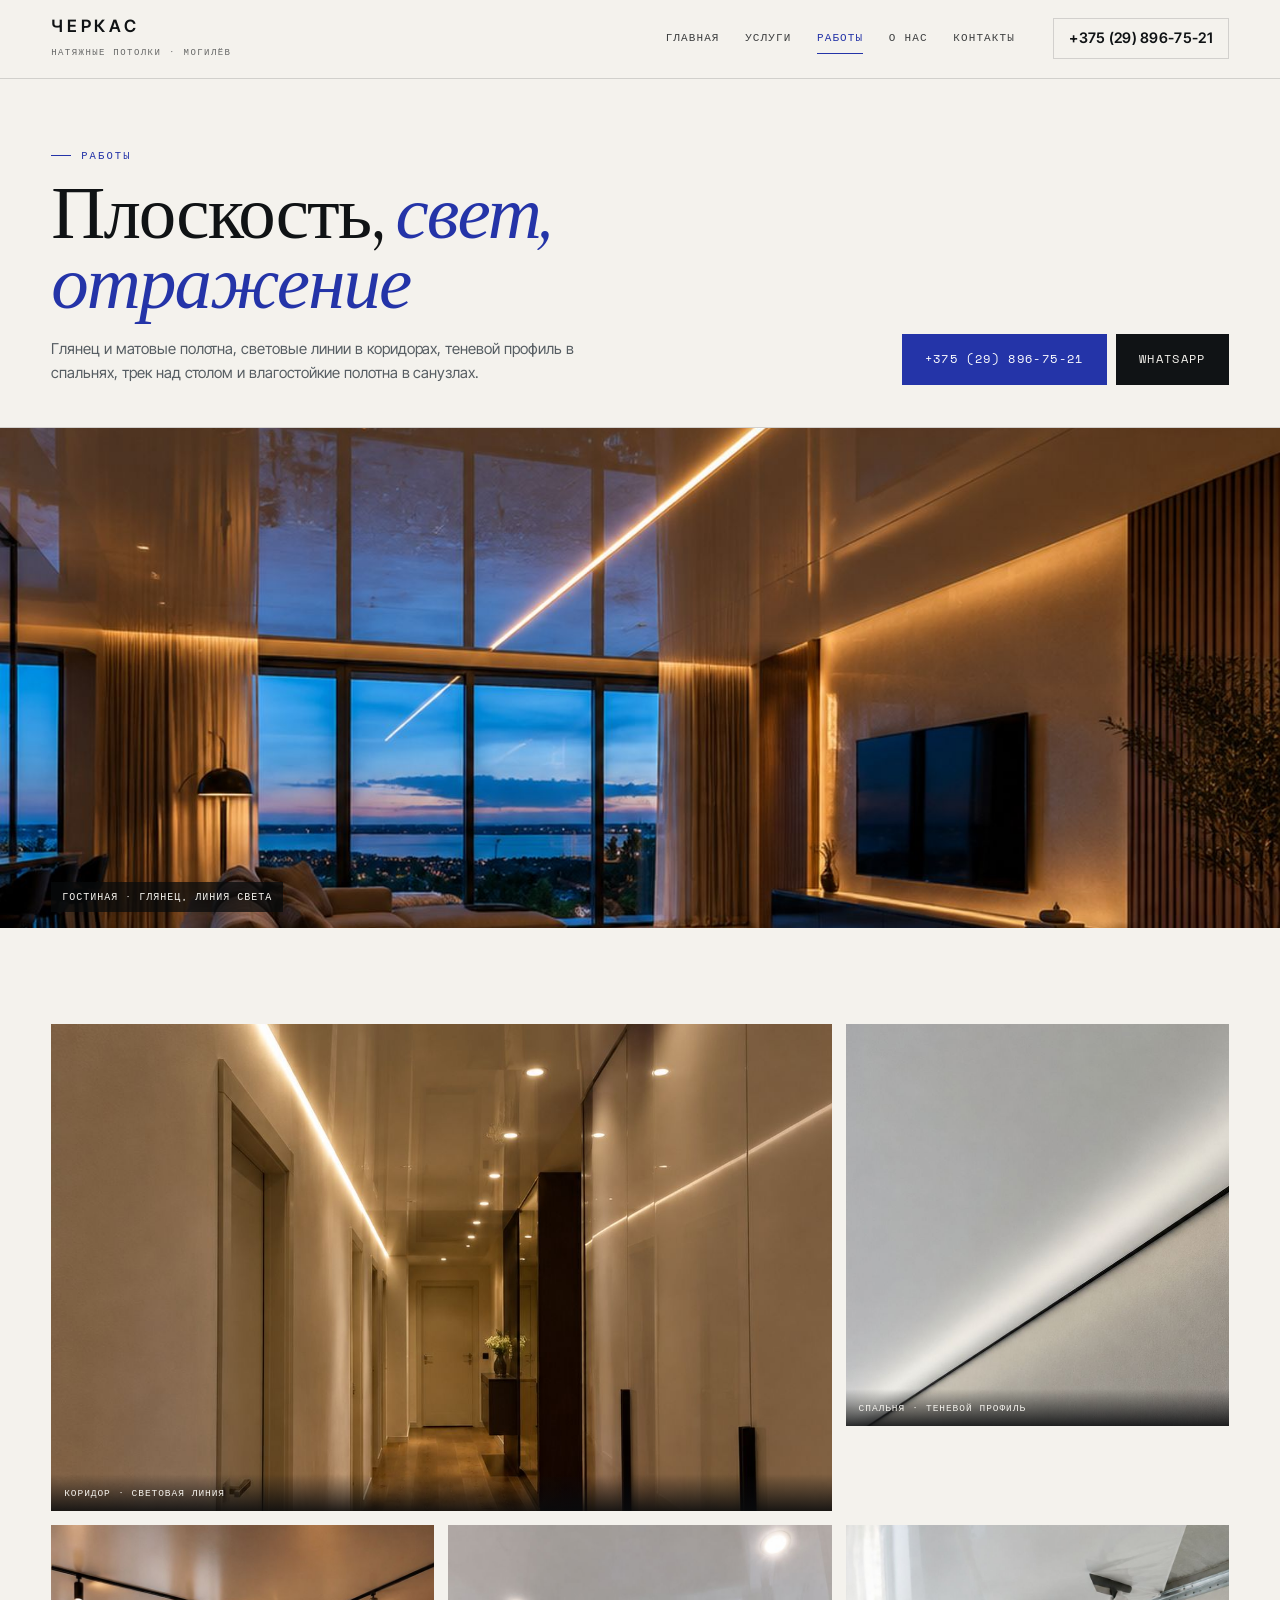
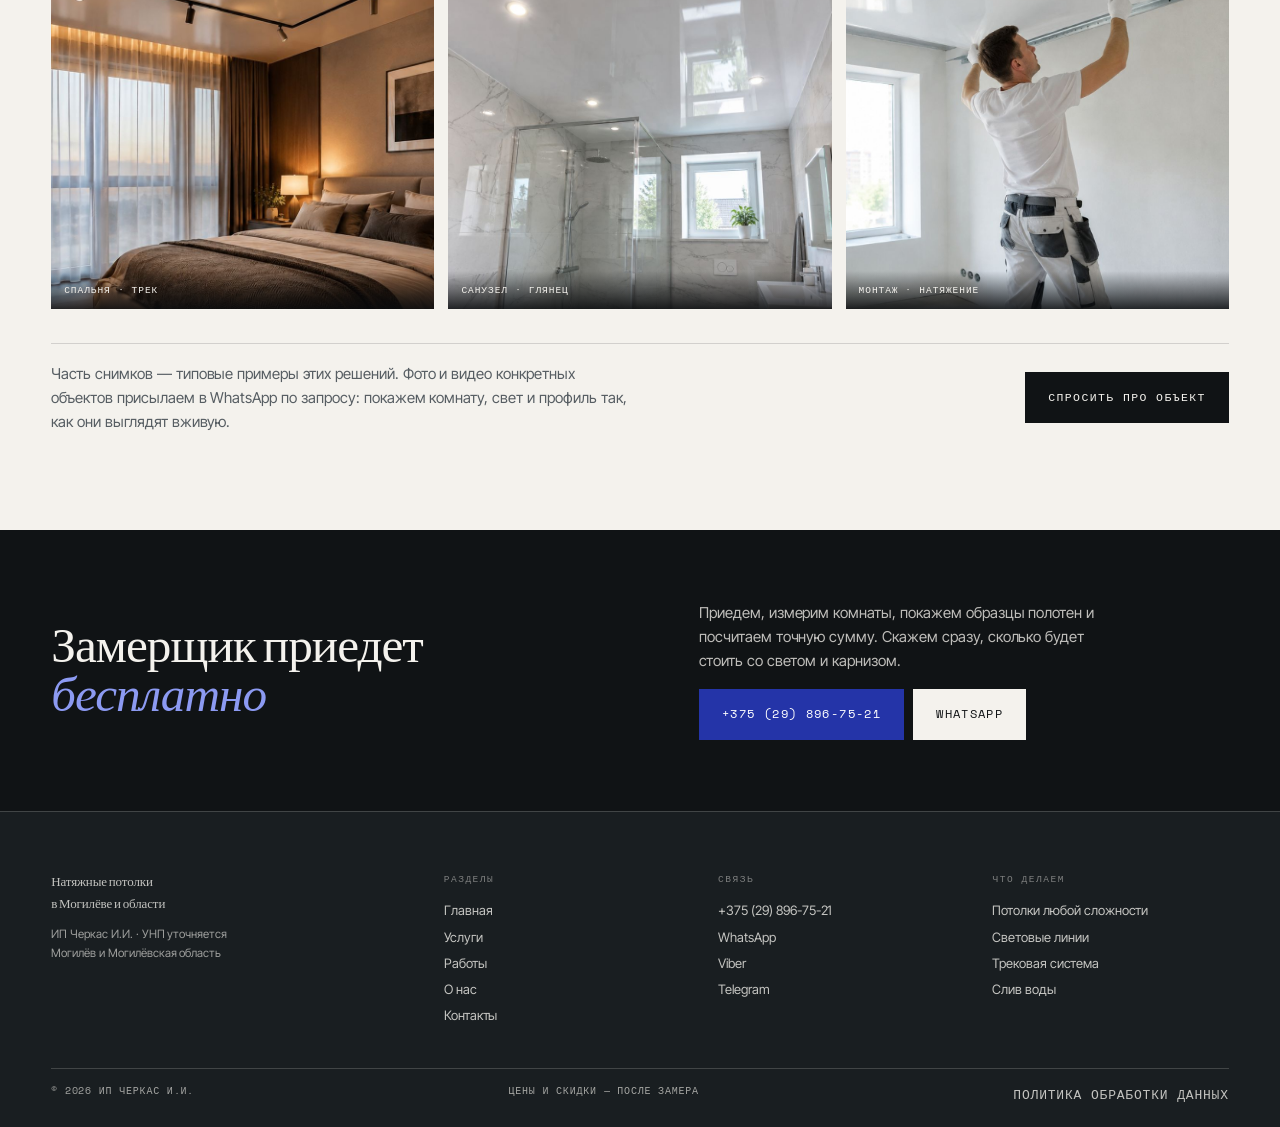
<file: raboty.html>
<!doctype html>
<html lang="ru">
<head>
<meta charset="utf-8">
<meta name="viewport" content="width=device-width, initial-scale=1">
<title>Работы: глянец, световые линии, теневой профиль — Черкас, Могилёв</title>
<meta name="description" content="Примеры натяжных потолков в Могилёве: глянец со световой линией, световая линия в коридоре, теневой профиль в спальне, трек, влагостойкое полотно в санузле.">
<link rel="canonical" href="https://romjjjke.github.io/cherkas/raboty.html">
<meta property="og:type" content="website">
<meta property="og:title" content="Работы: глянец, световые линии, теневой профиль — Черкас, Могилёв">
<meta property="og:description" content="Примеры натяжных потолков в Могилёве: глянец со световой линией, световая линия в коридоре, теневой профиль в спальне, трек, влагостойкое полотно в санузле.">
<meta property="og:locale" content="ru_BY">
<meta property="og:url" content="https://romjjjke.github.io/cherkas/raboty.html">
<meta property="og:image" content="https://romjjjke.github.io/cherkas/assets/img/hero.jpg">
<meta name="theme-color" content="#101315">
<link rel="icon" href="favicon.svg" type="image/svg+xml">
<link rel="preconnect" href="https://fonts.googleapis.com">
<link rel="preconnect" href="https://fonts.gstatic.com" crossorigin>
<link href="https://fonts.googleapis.com/css2?family=Instrument+Serif:ital@0;1&family=Inter+Tight:wght@300;400;500;600&family=Space+Mono:wght@400;700&display=swap" rel="stylesheet">
<style>[hidden]{display:none!important}*,*::before,*::after{box-sizing:border-box}
html{-webkit-text-size-adjust:100%;overflow-x:clip}
body{margin:0;background:#F4F2ED;color:#101315;font:400 17px/1.6 'Inter Tight',system-ui,sans-serif;overflow-x:clip}
img{display:block;max-width:100%;height:auto}
a{color:inherit;text-decoration:none}
h1,h2,h3,p,ul,ol,figure,dl,dd{margin:0}ul,ol{padding:0;list-style:none}
button{font:inherit;color:inherit;background:none;border:0;cursor:pointer}
body.is-locked{overflow:hidden}
.wrap{width:100%;max-width:1320px;margin:0 auto;padding:0 clamp(18px,4vw,60px)}
.head{position:fixed;inset:0 0 auto;z-index:60;transition:background .25s,box-shadow .25s}
.head__row{display:flex;align-items:center;gap:clamp(14px,3vw,40px);height:78px;max-width:1320px;margin:0 auto;padding:0 clamp(18px,4vw,60px);border-bottom:1px solid rgba(244,242,237,.22);color:#F4F2ED}
.brand b{font:600 17px/1 'Inter Tight',sans-serif;letter-spacing:.22em;text-transform:uppercase}
.brand small{display:block;margin-top:5px;font-family:'Space Mono',monospace;font-size:9px;letter-spacing:.16em;text-transform:uppercase;opacity:.62}
.head__tel{display:inline-flex;font:600 14.5px/1 'Inter Tight',sans-serif;padding:12px 15px;border:1px solid rgba(244,242,237,.44);white-space:nowrap}
.head--solid,.head.is-stuck{background:rgba(244,242,237,.97);box-shadow:0 1px 0 rgba(16,19,21,.15)}
.head--solid .head__row,.head.is-stuck .head__row{border-bottom-color:transparent;color:#101315}
.head--solid .head__tel,.head.is-stuck .head__tel{border-color:rgba(16,19,21,.15)}
.hero{position:relative;display:flex;flex-direction:column;justify-content:flex-end;min-height:min(94vh,940px);background:#101315;color:#F4F2ED;overflow:hidden}
.hero__pic{position:absolute;inset:0}.hero__pic img{width:100%;height:100%;object-fit:cover}
.hero__veil{position:absolute;inset:0;background:linear-gradient(180deg,rgba(9,11,13,.78),rgba(9,11,13,.34) 30%,rgba(9,11,13,.55) 66%,rgba(9,11,13,.94))}
.hero__in{position:relative;z-index:2;width:100%;max-width:1320px;margin:0 auto;padding:150px clamp(18px,4vw,60px) clamp(24px,3.6vw,44px)}
.hero h1{margin-top:18px;font:400 clamp(2.6rem,1rem + 7vw,7rem)/.9 'Instrument Serif',Georgia,serif;letter-spacing:-.025em}
.btn{display:inline-flex;align-items:center;justify-content:center;padding:15px 22px;border:1px solid currentColor;font-family:'Space Mono',monospace;font-size:11.5px;letter-spacing:.12em;text-transform:uppercase;cursor:pointer}
.btn--acc{background:#2434A8;border-color:#2434A8;color:#fff}
.btn--paper{background:#F4F2ED;border-color:#F4F2ED;color:#101315}
.phead{padding:clamp(40px,5.4vw,84px) 0 clamp(24px,3.4vw,42px);border-bottom:1px solid rgba(16,19,21,.15)}
.inner{padding-top:78px}
.drawer{position:fixed;inset:0;z-index:90;background:#101315;color:#F4F2ED;display:flex;flex-direction:column;padding:20px clamp(18px,4vw,60px) 26px;overflow-y:auto}
.mobbar{display:none}
.foot{background:#191E21;color:#F4F2ED;padding:clamp(34px,4.6vw,66px) 0 22px}
@media (max-width:1180px){.nav{display:none}.burger{display:flex}}
@media (max-width:760px){
  body{padding-bottom:calc(66px + env(safe-area-inset-bottom))}
  .head__tel{display:none}
  .mobbar{display:grid;grid-template-columns:repeat(4,minmax(0,1fr));gap:6px;position:fixed;left:0;right:0;bottom:0;z-index:70;background:rgba(16,19,21,.98);border-top:1px solid rgba(244,242,237,.18);padding:8px 10px calc(8px + env(safe-area-inset-bottom))}
  .mobbar__b{display:flex;align-items:center;justify-content:center;min-height:46px;font-family:'Space Mono',monospace;font-size:9.5px;letter-spacing:.04em;text-transform:uppercase;text-align:center;border:1px solid rgba(244,242,237,.26);color:#F4F2ED}
  .mobbar__b--call{background:#2434A8;border-color:#2434A8;color:#fff}
}</style>
<link rel="stylesheet" href="assets/css/style.v1.css">
<script type="application/ld+json">{"@context": "https://schema.org", "@type": "HomeAndConstructionBusiness", "name": "ИП Черкас И.И. — натяжные потолки", "description": "Натяжные потолки любой сложности, световые линии, трековая система, слив воды, замена потолка. Могилёв и Могилёвская область.", "telephone": "+375298967521", "url": "https://romjjjke.github.io/cherkas/", "image": "https://romjjjke.github.io/cherkas/assets/img/hero.jpg", "address": {"@type": "PostalAddress", "addressLocality": "Могилёв", "addressRegion": "Могилёвская область", "addressCountry": "BY"}, "areaServed": "Могилёв и Могилёвская область", "priceRange": "по смете"}</script>
</head>
<body class="inner">
<header class="head head--solid">
  <div class="head__row">
    <a class="brand" href="index.html"><b>Черкас</b><small>натяжные потолки · Могилёв</small></a>
    <nav class="nav" aria-label="Разделы"><a href="index.html">Главная</a><a href="uslugi.html">Услуги</a><a href="raboty.html" class="nav__cur">Работы</a><a href="master.html">О нас</a><a href="kontakty.html">Контакты</a></nav>
    <a class="head__tel" href="tel:+375298967521">+375 (29) 896-75-21</a>
    <button class="burger" id="burger" type="button" aria-expanded="false" aria-controls="drawer" aria-label="Меню"><span></span><span></span><span></span></button>
  </div>
</header>

<section class="phead">
  <div class="wrap">
    <p class="kick">Работы</p>
    <div class="phead__row">
      <div>
        <h1>Плоскость, <em>свет, отражение</em></h1>
        <p class="phead__lead">Глянец и матовые полотна, световые линии в коридорах, теневой профиль в спальнях, трек над столом и влагостойкие полотна в санузлах.</p>
      </div>
      <div class="phead__act">
        <a class="btn btn--acc" href="tel:+375298967521">+375 (29) 896-75-21</a>
        <a class="btn btn--ink" href="https://wa.me/375298967521" target="_blank" rel="noopener">WhatsApp</a>
      </div>
    </div>
  </div>
</section>

<div class="band">
  <img src="assets/img/hero.jpg" alt="Гостиная с глянцевым натяжным потолком и световой линией" loading="lazy">
  <span class="band__cap">Гостиная · глянец, линия света</span>
</div>

<section class="sec">
  <div class="wrap">
    <div class="gal">
      <figure class="g-a rv"><img src="assets/img/line.jpg" alt="Световая линия в натяжном потолке коридора"><figcaption>Коридор · световая линия</figcaption></figure>
      <figure class="g-b rv"><img src="assets/img/matte.jpg" alt="Матовый натяжной потолок с теневым профилем"><figcaption>Спальня · теневой профиль</figcaption></figure>
      <figure class="g-c rv"><img src="assets/img/track.jpg" alt="Встроенный трек со светильниками в потолке"><figcaption>Спальня · трек</figcaption></figure>
      <figure class="g-d rv"><img src="assets/img/bath.jpg" alt="Глянцевый потолок в санузле со светильниками"><figcaption>Санузел · глянец</figcaption></figure>
      <figure class="g-e rv"><img src="assets/img/mount.jpg" alt="Процесс монтажа натяжного потолка"><figcaption>Монтаж · натяжение</figcaption></figure>
    </div>
    <div style="margin-top:clamp(22px,3vw,34px);border-top:1px solid var(--line);padding-top:18px;display:grid;grid-template-columns:minmax(0,1fr) auto;gap:16px;align-items:center">
      <p style="font-size:15px;line-height:1.6;color:var(--mute);max-width:64ch">Часть снимков — типовые примеры этих решений. Фото и видео конкретных объектов присылаем в WhatsApp по запросу: покажем комнату, свет и профиль так, как они выглядят вживую.</p>
      <a class="btn btn--ink" href="https://wa.me/375298967521" target="_blank" rel="noopener">Спросить про объект</a>
    </div>
  </div>
</section>
<section class="cta">
  <div class="wrap cta__in">
    <h2>Замерщик приедет<br><em>бесплатно</em></h2>
    <div class="cta__side">
      <p>Приедем, измерим комнаты, покажем образцы полотен и посчитаем точную сумму. Скажем сразу, сколько будет стоить со светом и карнизом.</p>
      <div class="cta__act">
        <a class="btn btn--acc" href="tel:+375298967521">+375 (29) 896-75-21</a>
        <a class="btn btn--paper" href="https://wa.me/375298967521" target="_blank" rel="noopener">WhatsApp</a>
      </div>
    </div>
  </div>
</section>
<footer class="foot">
  <div class="wrap">
    <div class="foot__grid">
      <div>
        <p class="foot__brand">Натяжные потолки<br>в Могилёве и области</p>
        <p class="foot__small">ИП Черкас И.И. · УНП уточняется<br>Могилёв и Могилёвская область</p>
      </div>
      <div class="foot__col">
        <div class="foot__h">Разделы</div>
        <a href="index.html">Главная</a><a href="uslugi.html">Услуги</a><a href="raboty.html">Работы</a><a href="master.html">О нас</a><a href="kontakty.html">Контакты</a>
      </div>
      <div class="foot__col">
        <div class="foot__h">Связь</div>
        <a href="tel:+375298967521">+375 (29) 896-75-21</a>
        <a href="https://wa.me/375298967521" target="_blank" rel="noopener">WhatsApp</a>
        <a href="viber://chat?number=%2B375298967521">Viber</a>
        <a href="https://t.me/+375298967521" target="_blank" rel="noopener">Telegram</a>
      </div>
      <div class="foot__col">
        <div class="foot__h">Что делаем</div>
        <a href="uslugi.html">Потолки любой сложности</a>
        <a href="uslugi.html#u2">Световые линии</a>
        <a href="uslugi.html#u3">Трековая система</a>
        <a href="uslugi.html#u4">Слив воды</a>
      </div>
    </div>
    <div class="foot__bottom">
      <span>&copy; 2026 ИП Черкас И.И.</span>
      <span>Цены и скидки — после замера</span>
      <a href="politika.html">Политика обработки данных</a>
    </div>
  </div>
</footer>
<div class="drawer" id="drawer" hidden>
  <div class="drawer__top">
    <a class="brand" href="index.html"><b>Черкас</b><small>натяжные потолки · Могилёв</small></a>
    <button class="drawer__close" id="drawer-close" type="button" aria-label="Закрыть меню">&times;</button>
  </div>
  <nav class="drawer__nav" aria-label="Мобильная навигация"><a href="index.html">Главная<span>01</span></a><a href="uslugi.html">Услуги<span>02</span></a><a href="raboty.html">Работы<span>03</span></a><a href="master.html">О нас<span>04</span></a><a href="kontakty.html">Контакты<span>05</span></a></nav>
  <div class="drawer__meta">
    <a href="tel:+375298967521">+375 (29) 896-75-21</a>
    <p>Могилёв и Могилёвская область · выезд замерщика бесплатно</p>
    <div class="msg">
          <a class="btn btn--acc" href="https://wa.me/375298967521" target="_blank" rel="noopener">WhatsApp</a>
          <a class="btn btn--ghost" href="viber://chat?number=%2B375298967521">Viber</a>
          <a class="btn btn--ghost" href="https://t.me/+375298967521" target="_blank" rel="noopener">Telegram</a>
        </div>
  </div>
</div>
<nav class="mobbar" aria-label="Быстрая связь">
  <a class="mobbar__b mobbar__b--call" href="tel:+375298967521">Позвонить</a>
  <a class="mobbar__b" href="https://wa.me/375298967521" target="_blank" rel="noopener">WhatsApp</a>
  <a class="mobbar__b" href="viber://chat?number=%2B375298967521">Viber</a>
  <a class="mobbar__b" href="https://t.me/+375298967521" target="_blank" rel="noopener">Telegram</a>
</nav>
<script src="assets/js/main.v1.js" defer></script>
</body>
</html>
</file>
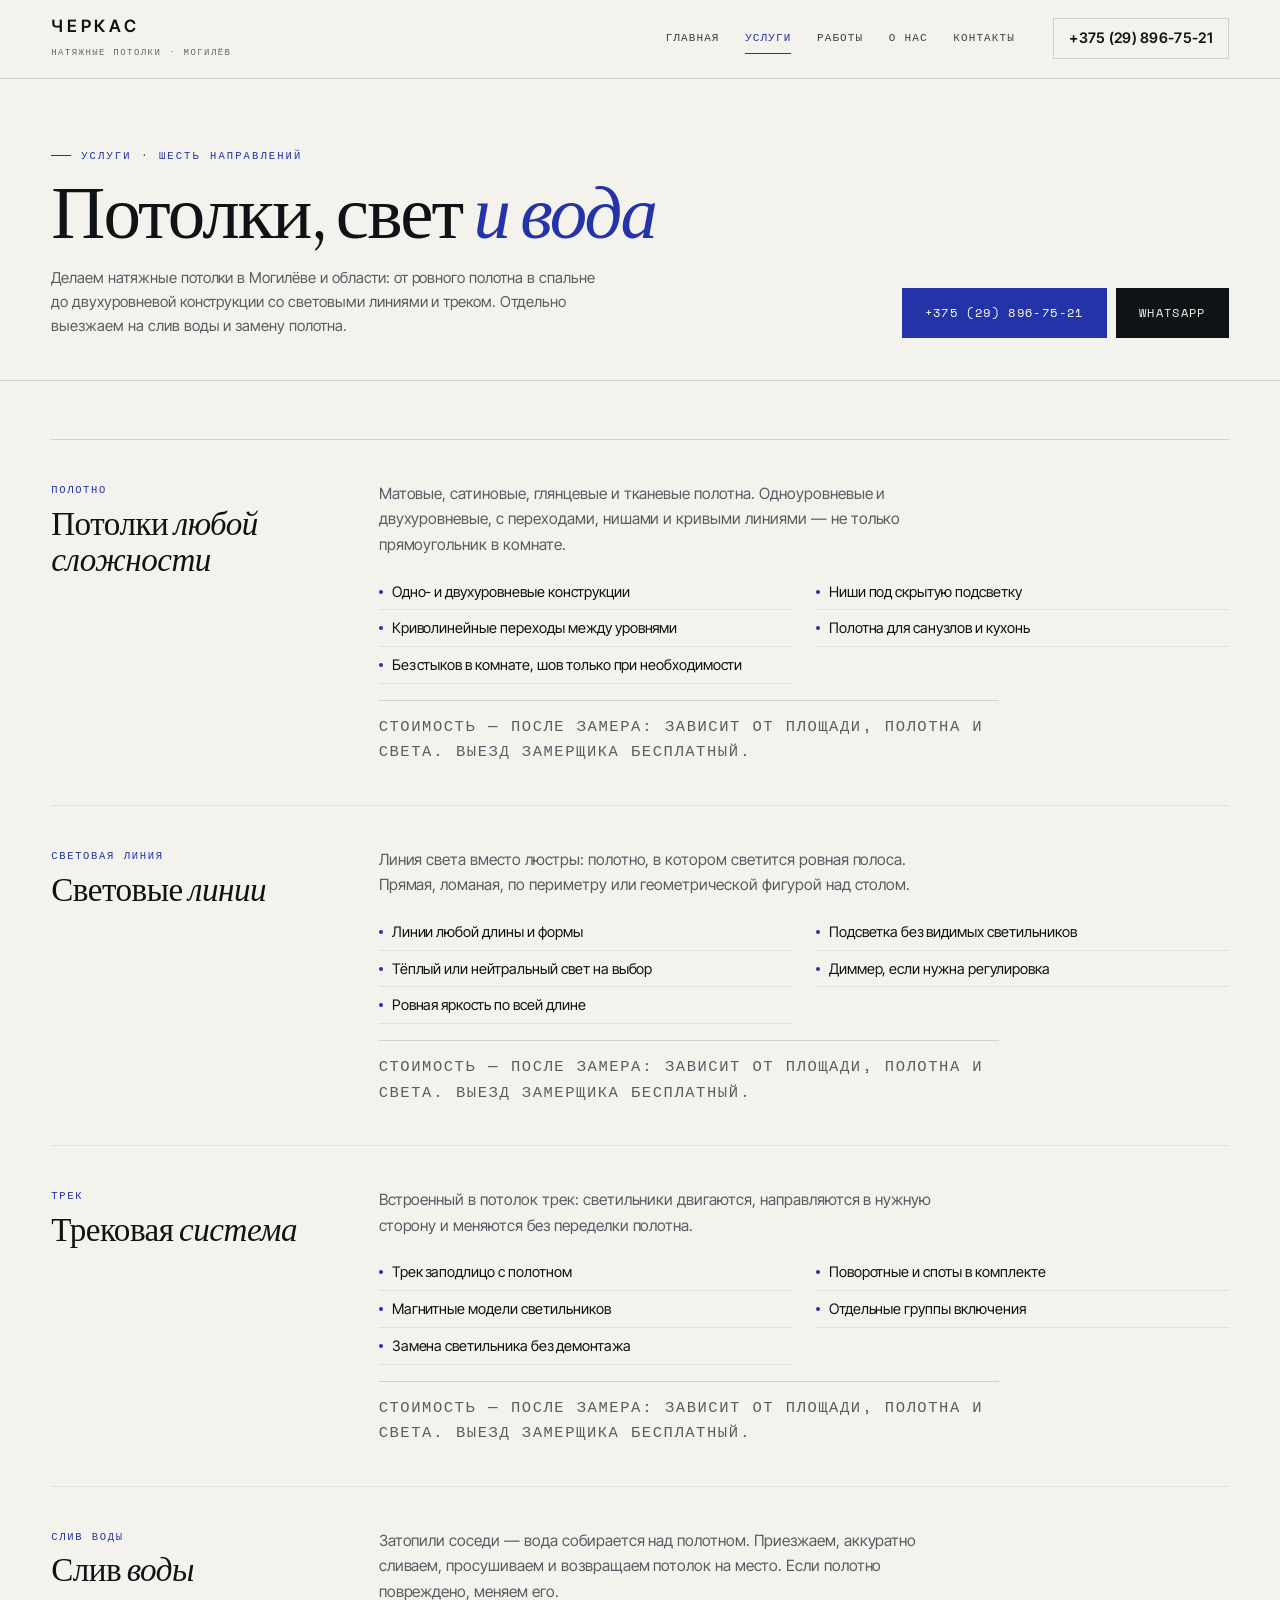
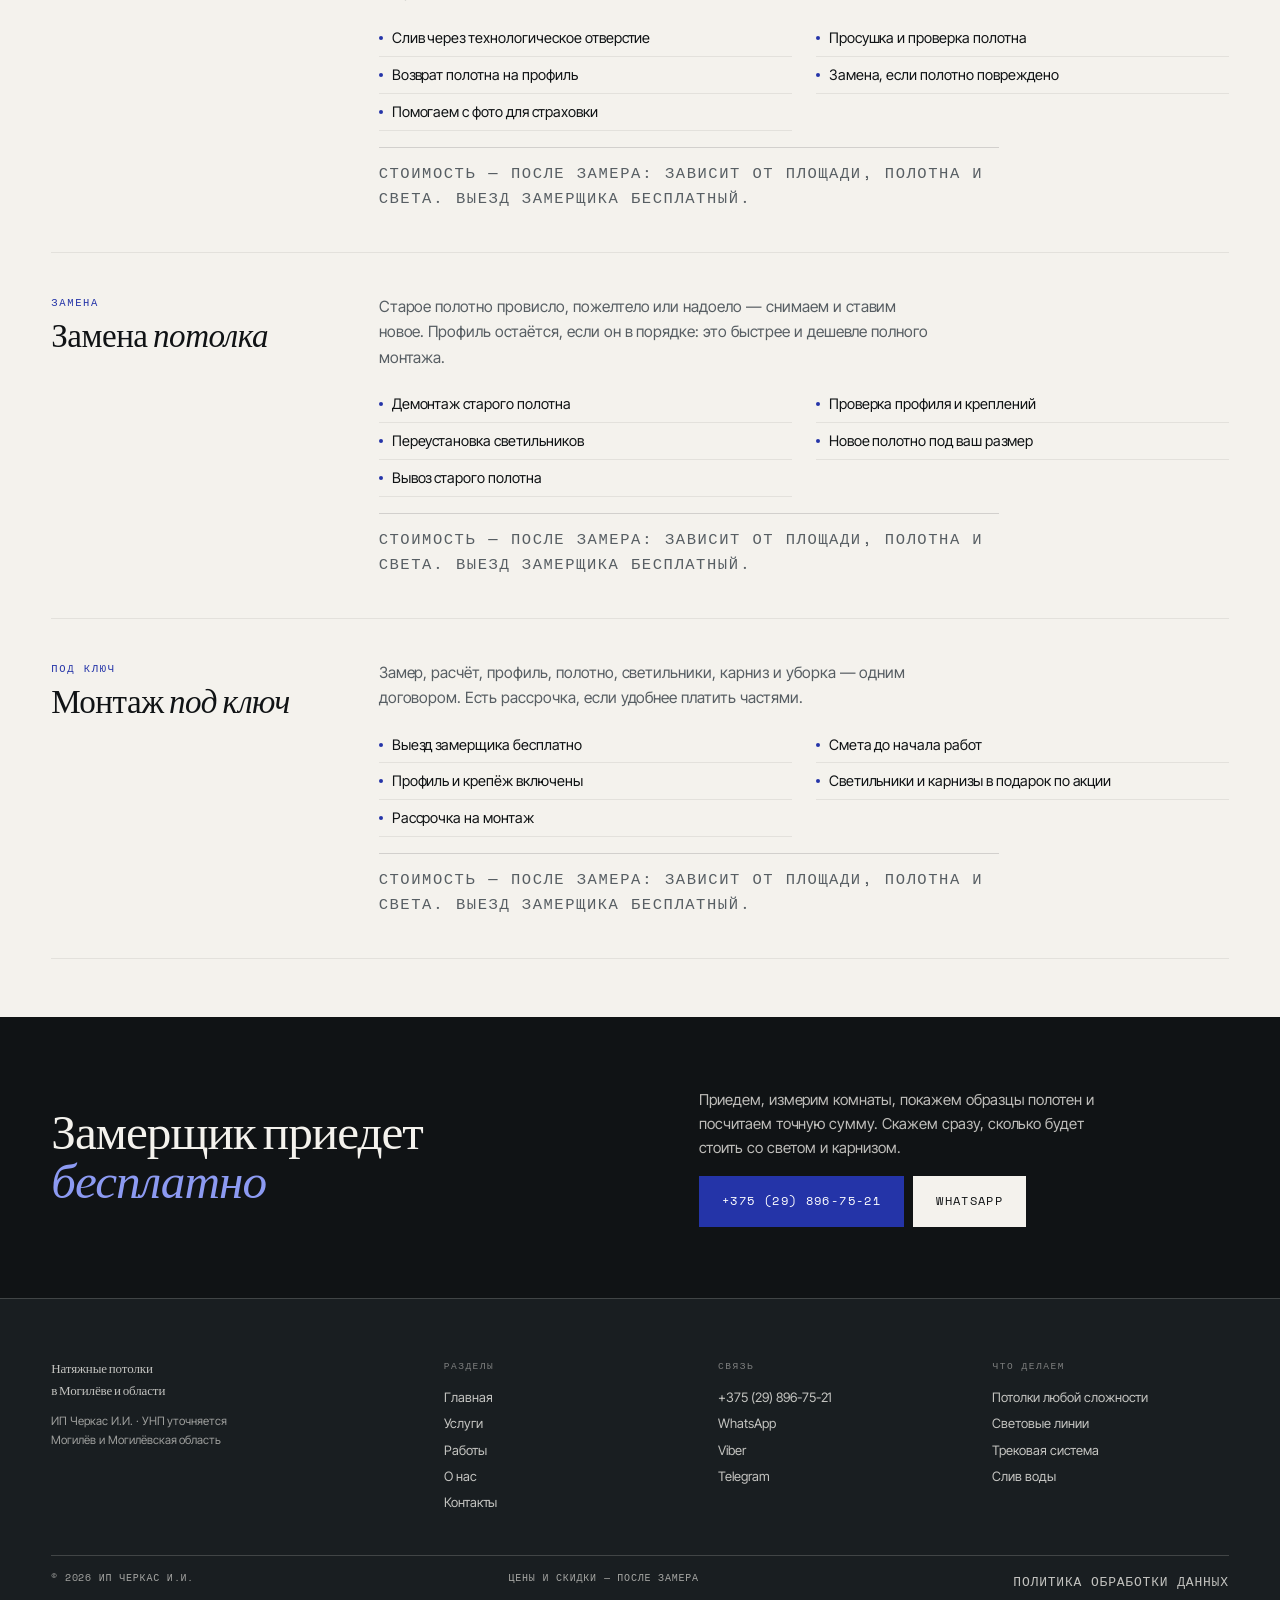
<file: uslugi.html>
<!doctype html>
<html lang="ru">
<head>
<meta charset="utf-8">
<meta name="viewport" content="width=device-width, initial-scale=1">
<title>Услуги: световые линии, трек, слив воды, замена потолка — Черкас, Могилёв</title>
<meta name="description" content="Шесть направлений: потолки любой сложности, световые линии, трековая система, слив воды, замена полотна, монтаж под ключ с рассрочкой. Могилёв и область.">
<link rel="canonical" href="https://romjjjke.github.io/cherkas/uslugi.html">
<meta property="og:type" content="website">
<meta property="og:title" content="Услуги: световые линии, трек, слив воды, замена потолка — Черкас, Могилёв">
<meta property="og:description" content="Шесть направлений: потолки любой сложности, световые линии, трековая система, слив воды, замена полотна, монтаж под ключ с рассрочкой. Могилёв и область.">
<meta property="og:locale" content="ru_BY">
<meta property="og:url" content="https://romjjjke.github.io/cherkas/uslugi.html">
<meta property="og:image" content="https://romjjjke.github.io/cherkas/assets/img/hero.jpg">
<meta name="theme-color" content="#101315">
<link rel="icon" href="favicon.svg" type="image/svg+xml">
<link rel="preconnect" href="https://fonts.googleapis.com">
<link rel="preconnect" href="https://fonts.gstatic.com" crossorigin>
<link href="https://fonts.googleapis.com/css2?family=Instrument+Serif:ital@0;1&family=Inter+Tight:wght@300;400;500;600&family=Space+Mono:wght@400;700&display=swap" rel="stylesheet">
<style>[hidden]{display:none!important}*,*::before,*::after{box-sizing:border-box}
html{-webkit-text-size-adjust:100%;overflow-x:clip}
body{margin:0;background:#F4F2ED;color:#101315;font:400 17px/1.6 'Inter Tight',system-ui,sans-serif;overflow-x:clip}
img{display:block;max-width:100%;height:auto}
a{color:inherit;text-decoration:none}
h1,h2,h3,p,ul,ol,figure,dl,dd{margin:0}ul,ol{padding:0;list-style:none}
button{font:inherit;color:inherit;background:none;border:0;cursor:pointer}
body.is-locked{overflow:hidden}
.wrap{width:100%;max-width:1320px;margin:0 auto;padding:0 clamp(18px,4vw,60px)}
.head{position:fixed;inset:0 0 auto;z-index:60;transition:background .25s,box-shadow .25s}
.head__row{display:flex;align-items:center;gap:clamp(14px,3vw,40px);height:78px;max-width:1320px;margin:0 auto;padding:0 clamp(18px,4vw,60px);border-bottom:1px solid rgba(244,242,237,.22);color:#F4F2ED}
.brand b{font:600 17px/1 'Inter Tight',sans-serif;letter-spacing:.22em;text-transform:uppercase}
.brand small{display:block;margin-top:5px;font-family:'Space Mono',monospace;font-size:9px;letter-spacing:.16em;text-transform:uppercase;opacity:.62}
.head__tel{display:inline-flex;font:600 14.5px/1 'Inter Tight',sans-serif;padding:12px 15px;border:1px solid rgba(244,242,237,.44);white-space:nowrap}
.head--solid,.head.is-stuck{background:rgba(244,242,237,.97);box-shadow:0 1px 0 rgba(16,19,21,.15)}
.head--solid .head__row,.head.is-stuck .head__row{border-bottom-color:transparent;color:#101315}
.head--solid .head__tel,.head.is-stuck .head__tel{border-color:rgba(16,19,21,.15)}
.hero{position:relative;display:flex;flex-direction:column;justify-content:flex-end;min-height:min(94vh,940px);background:#101315;color:#F4F2ED;overflow:hidden}
.hero__pic{position:absolute;inset:0}.hero__pic img{width:100%;height:100%;object-fit:cover}
.hero__veil{position:absolute;inset:0;background:linear-gradient(180deg,rgba(9,11,13,.78),rgba(9,11,13,.34) 30%,rgba(9,11,13,.55) 66%,rgba(9,11,13,.94))}
.hero__in{position:relative;z-index:2;width:100%;max-width:1320px;margin:0 auto;padding:150px clamp(18px,4vw,60px) clamp(24px,3.6vw,44px)}
.hero h1{margin-top:18px;font:400 clamp(2.6rem,1rem + 7vw,7rem)/.9 'Instrument Serif',Georgia,serif;letter-spacing:-.025em}
.btn{display:inline-flex;align-items:center;justify-content:center;padding:15px 22px;border:1px solid currentColor;font-family:'Space Mono',monospace;font-size:11.5px;letter-spacing:.12em;text-transform:uppercase;cursor:pointer}
.btn--acc{background:#2434A8;border-color:#2434A8;color:#fff}
.btn--paper{background:#F4F2ED;border-color:#F4F2ED;color:#101315}
.phead{padding:clamp(40px,5.4vw,84px) 0 clamp(24px,3.4vw,42px);border-bottom:1px solid rgba(16,19,21,.15)}
.inner{padding-top:78px}
.drawer{position:fixed;inset:0;z-index:90;background:#101315;color:#F4F2ED;display:flex;flex-direction:column;padding:20px clamp(18px,4vw,60px) 26px;overflow-y:auto}
.mobbar{display:none}
.foot{background:#191E21;color:#F4F2ED;padding:clamp(34px,4.6vw,66px) 0 22px}
@media (max-width:1180px){.nav{display:none}.burger{display:flex}}
@media (max-width:760px){
  body{padding-bottom:calc(66px + env(safe-area-inset-bottom))}
  .head__tel{display:none}
  .mobbar{display:grid;grid-template-columns:repeat(4,minmax(0,1fr));gap:6px;position:fixed;left:0;right:0;bottom:0;z-index:70;background:rgba(16,19,21,.98);border-top:1px solid rgba(244,242,237,.18);padding:8px 10px calc(8px + env(safe-area-inset-bottom))}
  .mobbar__b{display:flex;align-items:center;justify-content:center;min-height:46px;font-family:'Space Mono',monospace;font-size:9.5px;letter-spacing:.04em;text-transform:uppercase;text-align:center;border:1px solid rgba(244,242,237,.26);color:#F4F2ED}
  .mobbar__b--call{background:#2434A8;border-color:#2434A8;color:#fff}
}</style>
<link rel="stylesheet" href="assets/css/style.v1.css">
<script type="application/ld+json">{"@context": "https://schema.org", "@type": "HomeAndConstructionBusiness", "name": "ИП Черкас И.И. — натяжные потолки", "description": "Натяжные потолки любой сложности, световые линии, трековая система, слив воды, замена потолка. Могилёв и Могилёвская область.", "telephone": "+375298967521", "url": "https://romjjjke.github.io/cherkas/", "image": "https://romjjjke.github.io/cherkas/assets/img/hero.jpg", "address": {"@type": "PostalAddress", "addressLocality": "Могилёв", "addressRegion": "Могилёвская область", "addressCountry": "BY"}, "areaServed": "Могилёв и Могилёвская область", "priceRange": "по смете"}</script>
</head>
<body class="inner">
<header class="head head--solid">
  <div class="head__row">
    <a class="brand" href="index.html"><b>Черкас</b><small>натяжные потолки · Могилёв</small></a>
    <nav class="nav" aria-label="Разделы"><a href="index.html">Главная</a><a href="uslugi.html" class="nav__cur">Услуги</a><a href="raboty.html">Работы</a><a href="master.html">О нас</a><a href="kontakty.html">Контакты</a></nav>
    <a class="head__tel" href="tel:+375298967521">+375 (29) 896-75-21</a>
    <button class="burger" id="burger" type="button" aria-expanded="false" aria-controls="drawer" aria-label="Меню"><span></span><span></span><span></span></button>
  </div>
</header>

<section class="phead">
  <div class="wrap">
    <p class="kick">Услуги · шесть направлений</p>
    <div class="phead__row">
      <div>
        <h1>Потолки, свет <em>и вода</em></h1>
        <p class="phead__lead">Делаем натяжные потолки в Могилёве и области: от ровного полотна в спальне до двухуровневой конструкции со световыми линиями и треком. Отдельно выезжаем на слив воды и замену полотна.</p>
      </div>
      <div class="phead__act">
        <a class="btn btn--acc" href="tel:+375298967521">+375 (29) 896-75-21</a>
        <a class="btn btn--ink" href="https://wa.me/375298967521" target="_blank" rel="noopener">WhatsApp</a>
      </div>
    </div>
  </div>
</section>

<section class="sec sec--tight">
  <div class="wrap">
    <article class="detail" id="u1">
      <div><p class="detail__code">полотно</p><h2>Потолки <em>любой сложности</em></h2></div>
      <div class="detail__body">
        <p>Матовые, сатиновые, глянцевые и тканевые полотна. Одноуровневые и двухуровневые, с переходами, нишами и кривыми линиями — не только прямоугольник в комнате.</p>
        <ul class="detail__list"><li>Одно- и двухуровневые конструкции</li><li>Ниши под скрытую подсветку</li><li>Криволинейные переходы между уровнями</li><li>Полотна для санузлов и кухонь</li><li>Без стыков в комнате, шов только при необходимости</li></ul>
        <p class="detail__price">Стоимость — после замера: зависит от площади, полотна и света. Выезд замерщика бесплатный.</p>
      </div>
    </article>
    <article class="detail" id="u2">
      <div><p class="detail__code">световая линия</p><h2>Световые <em>линии</em></h2></div>
      <div class="detail__body">
        <p>Линия света вместо люстры: полотно, в котором светится ровная полоса. Прямая, ломаная, по периметру или геометрической фигурой над столом.</p>
        <ul class="detail__list"><li>Линии любой длины и формы</li><li>Подсветка без видимых светильников</li><li>Тёплый или нейтральный свет на выбор</li><li>Диммер, если нужна регулировка</li><li>Ровная яркость по всей длине</li></ul>
        <p class="detail__price">Стоимость — после замера: зависит от площади, полотна и света. Выезд замерщика бесплатный.</p>
      </div>
    </article>
    <article class="detail" id="u3">
      <div><p class="detail__code">трек</p><h2>Трековая <em>система</em></h2></div>
      <div class="detail__body">
        <p>Встроенный в потолок трек: светильники двигаются, направляются в нужную сторону и меняются без переделки полотна.</p>
        <ul class="detail__list"><li>Трек заподлицо с полотном</li><li>Поворотные и споты в комплекте</li><li>Магнитные модели светильников</li><li>Отдельные группы включения</li><li>Замена светильника без демонтажа</li></ul>
        <p class="detail__price">Стоимость — после замера: зависит от площади, полотна и света. Выезд замерщика бесплатный.</p>
      </div>
    </article>
    <article class="detail" id="u4">
      <div><p class="detail__code">слив воды</p><h2>Слив <em>воды</em></h2></div>
      <div class="detail__body">
        <p>Затопили соседи — вода собирается над полотном. Приезжаем, аккуратно сливаем, просушиваем и возвращаем потолок на место. Если полотно повреждено, меняем его.</p>
        <ul class="detail__list"><li>Слив через технологическое отверстие</li><li>Просушка и проверка полотна</li><li>Возврат полотна на профиль</li><li>Замена, если полотно повреждено</li><li>Помогаем с фото для страховки</li></ul>
        <p class="detail__price">Стоимость — после замера: зависит от площади, полотна и света. Выезд замерщика бесплатный.</p>
      </div>
    </article>
    <article class="detail" id="u5">
      <div><p class="detail__code">замена</p><h2>Замена <em>потолка</em></h2></div>
      <div class="detail__body">
        <p>Старое полотно провисло, пожелтело или надоело — снимаем и ставим новое. Профиль остаётся, если он в порядке: это быстрее и дешевле полного монтажа.</p>
        <ul class="detail__list"><li>Демонтаж старого полотна</li><li>Проверка профиля и креплений</li><li>Переустановка светильников</li><li>Новое полотно под ваш размер</li><li>Вывоз старого полотна</li></ul>
        <p class="detail__price">Стоимость — после замера: зависит от площади, полотна и света. Выезд замерщика бесплатный.</p>
      </div>
    </article>
    <article class="detail" id="u6">
      <div><p class="detail__code">под ключ</p><h2>Монтаж <em>под ключ</em></h2></div>
      <div class="detail__body">
        <p>Замер, расчёт, профиль, полотно, светильники, карниз и уборка — одним договором. Есть рассрочка, если удобнее платить частями.</p>
        <ul class="detail__list"><li>Выезд замерщика бесплатно</li><li>Смета до начала работ</li><li>Профиль и крепёж включены</li><li>Светильники и карнизы в подарок по акции</li><li>Рассрочка на монтаж</li></ul>
        <p class="detail__price">Стоимость — после замера: зависит от площади, полотна и света. Выезд замерщика бесплатный.</p>
      </div>
    </article>
  </div>
</section>
<section class="cta">
  <div class="wrap cta__in">
    <h2>Замерщик приедет<br><em>бесплатно</em></h2>
    <div class="cta__side">
      <p>Приедем, измерим комнаты, покажем образцы полотен и посчитаем точную сумму. Скажем сразу, сколько будет стоить со светом и карнизом.</p>
      <div class="cta__act">
        <a class="btn btn--acc" href="tel:+375298967521">+375 (29) 896-75-21</a>
        <a class="btn btn--paper" href="https://wa.me/375298967521" target="_blank" rel="noopener">WhatsApp</a>
      </div>
    </div>
  </div>
</section>
<footer class="foot">
  <div class="wrap">
    <div class="foot__grid">
      <div>
        <p class="foot__brand">Натяжные потолки<br>в Могилёве и области</p>
        <p class="foot__small">ИП Черкас И.И. · УНП уточняется<br>Могилёв и Могилёвская область</p>
      </div>
      <div class="foot__col">
        <div class="foot__h">Разделы</div>
        <a href="index.html">Главная</a><a href="uslugi.html">Услуги</a><a href="raboty.html">Работы</a><a href="master.html">О нас</a><a href="kontakty.html">Контакты</a>
      </div>
      <div class="foot__col">
        <div class="foot__h">Связь</div>
        <a href="tel:+375298967521">+375 (29) 896-75-21</a>
        <a href="https://wa.me/375298967521" target="_blank" rel="noopener">WhatsApp</a>
        <a href="viber://chat?number=%2B375298967521">Viber</a>
        <a href="https://t.me/+375298967521" target="_blank" rel="noopener">Telegram</a>
      </div>
      <div class="foot__col">
        <div class="foot__h">Что делаем</div>
        <a href="uslugi.html">Потолки любой сложности</a>
        <a href="uslugi.html#u2">Световые линии</a>
        <a href="uslugi.html#u3">Трековая система</a>
        <a href="uslugi.html#u4">Слив воды</a>
      </div>
    </div>
    <div class="foot__bottom">
      <span>&copy; 2026 ИП Черкас И.И.</span>
      <span>Цены и скидки — после замера</span>
      <a href="politika.html">Политика обработки данных</a>
    </div>
  </div>
</footer>
<div class="drawer" id="drawer" hidden>
  <div class="drawer__top">
    <a class="brand" href="index.html"><b>Черкас</b><small>натяжные потолки · Могилёв</small></a>
    <button class="drawer__close" id="drawer-close" type="button" aria-label="Закрыть меню">&times;</button>
  </div>
  <nav class="drawer__nav" aria-label="Мобильная навигация"><a href="index.html">Главная<span>01</span></a><a href="uslugi.html">Услуги<span>02</span></a><a href="raboty.html">Работы<span>03</span></a><a href="master.html">О нас<span>04</span></a><a href="kontakty.html">Контакты<span>05</span></a></nav>
  <div class="drawer__meta">
    <a href="tel:+375298967521">+375 (29) 896-75-21</a>
    <p>Могилёв и Могилёвская область · выезд замерщика бесплатно</p>
    <div class="msg">
          <a class="btn btn--acc" href="https://wa.me/375298967521" target="_blank" rel="noopener">WhatsApp</a>
          <a class="btn btn--ghost" href="viber://chat?number=%2B375298967521">Viber</a>
          <a class="btn btn--ghost" href="https://t.me/+375298967521" target="_blank" rel="noopener">Telegram</a>
        </div>
  </div>
</div>
<nav class="mobbar" aria-label="Быстрая связь">
  <a class="mobbar__b mobbar__b--call" href="tel:+375298967521">Позвонить</a>
  <a class="mobbar__b" href="https://wa.me/375298967521" target="_blank" rel="noopener">WhatsApp</a>
  <a class="mobbar__b" href="viber://chat?number=%2B375298967521">Viber</a>
  <a class="mobbar__b" href="https://t.me/+375298967521" target="_blank" rel="noopener">Telegram</a>
</nav>
<script src="assets/js/main.v1.js" defer></script>
</body>
</html>
</file>
<file: assets/css/style.v1.css>
/* ИП Черкас И.И. — натяжные потолки, Могилёв.
   Язык ниши: плоскость, отражение, световая линия. Чернила, известь, ультрамарин. */

:root{
  --paper:#F4F2ED;
  --paper-2:#EAE6DD;
  --paper-3:#FFFDF8;
  --ink:#101315;
  --ink-2:#191E21;
  --ink-3:#242B2F;
  --ultra:#2434A8;
  --ultra-d:#1A2680;
  --ultra-l:#8C9AF2;
  --mute:#575E63;
  --mute-l:#8A9196;
  --line:rgba(16,19,21,.15);
  --line-2:rgba(16,19,21,.075);
  --line-w:rgba(244,242,237,.18);
  --serif:'Instrument Serif',Georgia,'Times New Roman',serif;
  --sans:'Inter Tight',system-ui,-apple-system,'Segoe UI',sans-serif;
  --mono:'Space Mono',ui-monospace,'Courier New',monospace;
  --pad:clamp(18px,4vw,60px);
  --sect:clamp(54px,7.5vw,116px);
}

*,*::before,*::after{box-sizing:border-box}
html{-webkit-text-size-adjust:100%;scroll-behavior:smooth;overflow-x:clip}
body{
  margin:0;background:var(--paper);color:var(--ink);
  font:400 17px/1.6 var(--sans);letter-spacing:-.002em;
  overflow-x:clip;-webkit-font-smoothing:antialiased;
}
body.is-locked{overflow:hidden}
img{display:block;max-width:100%;height:auto}
a{color:inherit;text-decoration:none;transition:color .2s,border-color .2s,background .2s,opacity .2s}
h1,h2,h3,h4,p,ul,ol,figure,dl,dd,blockquote{margin:0}
ul,ol{padding:0;list-style:none}
button{font:inherit;color:inherit;background:none;border:0;cursor:pointer}
[hidden]{display:none!important}
::selection{background:var(--ultra);color:#fff}
:focus-visible{outline:2px solid var(--ultra);outline-offset:3px}

.wrap{width:100%;max-width:1320px;margin:0 auto;padding:0 var(--pad)}
.mono{font-family:var(--mono);font-size:11px;letter-spacing:.14em;text-transform:uppercase}
.kick{
  display:flex;align-items:center;gap:10px;font-family:var(--mono);font-size:10.5px;
  letter-spacing:.2em;text-transform:uppercase;color:var(--ultra);
}
.kick::before{content:'';width:20px;height:1px;background:currentColor;flex:0 0 auto}
.sec{padding:var(--sect) 0}
.sec--ink{background:var(--ink);color:var(--paper)}
.sec--p2{background:var(--paper-2)}
.sec--tight{padding:clamp(34px,4.5vw,60px) 0}
.h2{font:400 clamp(1.85rem,1rem + 3vw,3.6rem)/.97 var(--serif);letter-spacing:-.02em;margin-top:16px;max-width:22ch}
.h2 em{font-style:italic;color:var(--ultra)}
.sec--ink .h2 em{color:var(--ultra-l)}
.lead{font-size:clamp(15px,1.05vw,17px);line-height:1.6;color:var(--mute);max-width:56ch}
.sec--ink .lead{color:rgba(244,242,237,.74)}

/* ---------- шапка ---------- */
.head{position:fixed;inset:0 0 auto;z-index:60;transition:background .25s,box-shadow .25s,color .25s}
.head__row{
  display:flex;align-items:center;gap:clamp(14px,3vw,40px);height:78px;
  max-width:1320px;margin:0 auto;padding:0 var(--pad);
  border-bottom:1px solid rgba(244,242,237,.22);color:var(--paper);transition:inherit;
}
.brand{display:flex;flex-direction:column;gap:5px;white-space:nowrap}
.brand b{font:600 17px/1 var(--sans);letter-spacing:.22em;text-transform:uppercase}
.brand small{font-family:var(--mono);font-size:9px;letter-spacing:.16em;text-transform:uppercase;opacity:.62}
.nav{margin-left:auto;display:flex;gap:clamp(14px,2vw,28px)}
.nav a{font-family:var(--mono);font-size:11px;letter-spacing:.1em;text-transform:uppercase;opacity:.8;padding:6px 0;border-bottom:1px solid transparent}
.nav a:hover{opacity:1;border-bottom-color:currentColor}
.nav__cur{opacity:1!important;border-bottom-color:currentColor!important;color:var(--ultra-l)}
.head__tel{display:inline-flex;font:600 14.5px/1 var(--sans);letter-spacing:.02em;padding:12px 15px;border:1px solid rgba(244,242,237,.44);white-space:nowrap}
.head__tel:hover{border-color:var(--paper);background:rgba(244,242,237,.1)}
.head--solid,.head.is-stuck{background:rgba(244,242,237,.97);box-shadow:0 1px 0 var(--line)}
.head--solid .head__row,.head.is-stuck .head__row{border-bottom-color:transparent;color:var(--ink)}
.head--solid .head__tel,.head.is-stuck .head__tel{border-color:var(--line)}
.head--solid .head__tel:hover,.head.is-stuck .head__tel:hover{background:var(--paper-2);border-color:var(--ink)}
.head--solid .nav__cur,.head.is-stuck .nav__cur{color:var(--ultra)}
.burger{display:none;margin-left:auto;width:46px;height:42px;padding:11px 9px;border:1px solid currentColor;flex-direction:column;justify-content:center;gap:5px}
.burger span{display:block;height:1.5px;background:currentColor}

/* ---------- кнопки ---------- */
.btn{
  display:inline-flex;align-items:center;justify-content:center;gap:9px;padding:15px 22px;
  border:1px solid currentColor;font-family:var(--mono);font-size:11.5px;letter-spacing:.12em;
  text-transform:uppercase;cursor:pointer;transition:.2s;
}
.btn--acc{background:var(--ultra);border-color:var(--ultra);color:#fff}
.btn--acc:hover{background:var(--ultra-d);border-color:var(--ultra-d)}
.btn--ink{background:var(--ink);border-color:var(--ink);color:var(--paper)}
.btn--ink:hover{background:var(--ink-3);border-color:var(--ink-3)}
.btn--paper{background:var(--paper);border-color:var(--paper);color:var(--ink)}
.btn--paper:hover{background:#fff}
.btn--ghost:hover{border-color:var(--current,currentColor);opacity:.72}
.msg{display:flex;flex-wrap:wrap;gap:8px}

/* ---------- герой ---------- */
.hero{position:relative;display:flex;flex-direction:column;justify-content:flex-end;min-height:min(94vh,940px);background:var(--ink);color:var(--paper);overflow:hidden}
.hero__pic{position:absolute;inset:0}
.hero__pic img{width:100%;height:100%;object-fit:cover;object-position:50% 46%}
.hero__veil{position:absolute;inset:0;background:
  linear-gradient(180deg,rgba(9,11,13,.78) 0%,rgba(9,11,13,.34) 30%,rgba(9,11,13,.55) 66%,rgba(9,11,13,.94) 100%)}
.hero__in{position:relative;z-index:2;width:100%;max-width:1320px;margin:0 auto;padding:150px var(--pad) clamp(24px,3.6vw,44px)}
.hero .kick{color:rgba(244,242,237,.82)}
.hero h1{
  margin-top:18px;font:400 clamp(2.6rem,1rem + 7vw,7rem)/.9 var(--serif);
  letter-spacing:-.025em;max-width:17ch;
}
.hero h1 em{font-style:italic;color:var(--ultra-l)}
.hero__lead{margin-top:20px;max-width:50ch;font-size:clamp(15px,1.15vw,18px);line-height:1.55;color:rgba(244,242,237,.86)}
.hero__act{display:flex;flex-wrap:wrap;gap:9px;margin-top:clamp(20px,2.8vw,30px)}
.hero__gifts{
  display:flex;flex-wrap:wrap;gap:8px 24px;margin-top:24px;padding-top:16px;
  border-top:1px solid rgba(244,242,237,.22);
  font-family:var(--mono);font-size:10.5px;letter-spacing:.12em;text-transform:uppercase;color:rgba(244,242,237,.76);
}
.hero__gifts span{display:inline-flex;align-items:center;gap:8px}
.hero__gifts span::before{content:'';width:5px;height:5px;border-radius:50%;background:var(--ultra-l)}

/* ---------- факты ---------- */
.facts{display:grid;grid-template-columns:repeat(4,minmax(0,1fr));border-top:1px solid var(--line);border-bottom:1px solid var(--line)}
.facts > div{padding:clamp(18px,2.4vw,28px) clamp(12px,1.8vw,24px);border-left:1px solid var(--line-2)}
.facts > div:first-child{border-left:0}
.facts b{display:block;font:400 clamp(1.5rem,1rem + 1.6vw,2.3rem)/1 var(--serif);letter-spacing:-.01em}
.facts b i{font-style:italic;color:var(--ultra)}
.facts span{display:block;margin-top:9px;font-family:var(--mono);font-size:10px;letter-spacing:.1em;text-transform:uppercase;color:var(--mute);line-height:1.6}

/* ---------- заголовки секций ---------- */
.head2{display:grid;grid-template-columns:minmax(0,1fr) minmax(0,.85fr);gap:clamp(16px,3vw,54px);align-items:end;margin-bottom:clamp(24px,3.6vw,46px)}
.head2 .lead{justify-self:end;padding-bottom:4px}

/* ---------- разрез потолка ---------- */
.xs-wrap{display:grid;grid-template-columns:minmax(0,1.15fr) minmax(0,.85fr);gap:clamp(20px,3.4vw,52px);align-items:start}
.xs-box{border:1px solid var(--line-w);background:linear-gradient(180deg,rgba(244,242,237,.05),rgba(244,242,237,.015));padding:clamp(10px,1.6vw,20px)}
.xs{display:block;width:100%;height:auto}
.xs text{font-family:var(--mono);font-size:8.5px;letter-spacing:.09em;text-transform:uppercase;fill:rgba(244,242,237,.62)}
.xs .wall{fill:rgba(244,242,237,.07)}
.xs .hatch{stroke:rgba(244,242,237,.28);stroke-width:1}
.xs .room{fill:rgba(244,242,237,.035)}
.xs .profile{fill:#b9b4a9}
.xs .plane{transition:fill .35s,opacity .35s}
.xs .glowline{opacity:0;transition:opacity .3s}
.xs .spot{opacity:0;transition:opacity .3s}
.xs .railgrp{opacity:0;transition:opacity .3s}
.xs .reflect{opacity:0;transition:opacity .35s}
.xs .fabric{opacity:0;transition:opacity .3s}
.xs .dim{stroke:rgba(244,242,237,.34);stroke-width:1;stroke-dasharray:3 3;fill:none}

/* полотно: покрытия */
.xs[data-finish="matte"] .plane{fill:#E7E3D9}
.xs[data-finish="satin"] .plane{fill:url(#gSatin)}
.xs[data-finish="gloss"] .plane{fill:url(#gGloss)}
.xs[data-finish="fabric"] .plane{fill:#DEDAD0}
.xs[data-finish="fabric"] .fabric{opacity:1}
.xs[data-finish="satin"] .reflect,.xs[data-finish="gloss"] .reflect{opacity:.55}
.xs[data-finish="gloss"] .reflect{opacity:1}
/* свет */
.xs[data-light="line"] .glowline{opacity:1}
.xs[data-light="spots"] .spot{opacity:1}
.xs[data-light="track"] .railgrp{opacity:1}

.xs-panel{display:flex;flex-direction:column;gap:clamp(16px,2vw,24px)}
.xs-grp{display:flex;flex-direction:column;gap:9px}
.xs-grp > p{font-family:var(--mono);font-size:10px;letter-spacing:.16em;text-transform:uppercase;color:rgba(244,242,237,.5)}
.chips{display:flex;flex-wrap:wrap;gap:6px}
.chip{
  padding:9px 13px;border:1px solid rgba(244,242,237,.26);color:rgba(244,242,237,.86);
  font-family:var(--mono);font-size:10.5px;letter-spacing:.06em;transition:.18s;text-align:left;
}
.chip:hover{border-color:var(--ultra-l);color:#fff}
.chip[aria-pressed="true"]{background:var(--ultra);border-color:var(--ultra);color:#fff}
.xs-text h3{font:400 clamp(1.35rem,.95rem + 1.4vw,2.1rem)/1.05 var(--serif);letter-spacing:-.015em;margin-top:4px}
.xs-text h3 em{font-style:italic;color:var(--ultra-l)}
.xs-text p{margin-top:12px;font-size:15px;line-height:1.6;color:rgba(244,242,237,.78);max-width:44ch}
.xs-note{display:flex;flex-wrap:wrap;gap:8px 18px;margin-top:14px;font-family:var(--mono);font-size:10px;letter-spacing:.1em;text-transform:uppercase;color:rgba(244,242,237,.56)}
.xs-note span{border-bottom:1px solid rgba(244,242,237,.28);padding-bottom:3px}

/* ---------- фото + текст ---------- */
.split{display:grid;grid-template-columns:minmax(0,1fr) minmax(0,1fr);gap:clamp(20px,3.6vw,54px);align-items:center}
.split__pic{position:relative;overflow:hidden;background:var(--ink-2)}
.split__pic img{width:100%;height:100%;object-fit:cover;min-height:clamp(260px,32vw,440px)}
.split__pic figcaption{position:absolute;left:0;right:0;bottom:0;padding:12px 14px;font-family:var(--mono);font-size:9.5px;letter-spacing:.1em;text-transform:uppercase;color:var(--paper);background:linear-gradient(180deg,transparent,rgba(9,11,13,.84))}

/* ---------- услуги: редакционный список ---------- */
.svc{border-top:1px solid var(--line)}
.svc__row{
  display:grid;grid-template-columns:minmax(0,.34fr) minmax(0,1fr) minmax(0,.42fr);
  gap:clamp(14px,2.6vw,40px);align-items:start;
  padding:clamp(20px,2.6vw,34px) 0;border-bottom:1px solid var(--line);
  transition:background .2s;
}
.svc__row:hover{background:rgba(36,52,168,.035)}
.svc__no{font-family:var(--mono);font-size:10.5px;letter-spacing:.16em;text-transform:uppercase;color:var(--ultra);padding-top:8px}
.svc__row h3{font:400 clamp(1.25rem,.9rem + 1.1vw,1.85rem)/1.12 var(--serif);letter-spacing:-.01em}
.svc__row h3 em{font-style:italic;color:var(--ultra)}
.svc__row p{margin-top:10px;font-size:15px;line-height:1.6;color:var(--mute);max-width:56ch}
.svc__tags{display:flex;flex-wrap:wrap;gap:6px;margin-top:14px}
.svc__tags span{font-family:var(--mono);font-size:9.5px;letter-spacing:.06em;text-transform:uppercase;color:var(--mute);border:1px solid var(--line);padding:4px 8px}
.svc__side{text-align:right;font-family:var(--mono);font-size:10px;letter-spacing:.1em;text-transform:uppercase;color:var(--mute);line-height:1.8}
.svc__side b{display:block;font:400 15px/1.3 var(--serif);letter-spacing:0;text-transform:none;color:var(--ink);letter-spacing:.01em}
.svc__more{display:inline-flex;align-items:center;gap:6px;margin-top:12px;font-family:var(--mono);font-size:10.5px;letter-spacing:.1em;text-transform:uppercase;color:var(--ultra);border-bottom:1px solid rgba(36,52,168,.4);padding-bottom:3px}

/* ---------- калькулятор ---------- */
.calc{display:grid;grid-template-columns:minmax(0,1fr) minmax(0,.82fr);gap:clamp(20px,3.4vw,52px);align-items:start}
.calc__form{display:flex;flex-direction:column;gap:clamp(16px,2vw,22px)}
.field{display:flex;flex-direction:column;gap:8px}
.field__top{display:flex;justify-content:space-between;align-items:baseline;gap:12px}
.field label{font-family:var(--mono);font-size:10px;letter-spacing:.14em;text-transform:uppercase;color:var(--mute)}
.field output{font-family:var(--mono);font-size:15px;letter-spacing:-.02em;color:var(--ink)}
input[type="range"]{-webkit-appearance:none;appearance:none;width:100%;height:2px;background:var(--line);outline-offset:8px;margin:10px 0}
input[type="range"]::-webkit-slider-thumb{-webkit-appearance:none;width:16px;height:16px;border-radius:50%;background:var(--ultra);border:3px solid var(--paper);box-shadow:0 0 0 1px var(--ultra);cursor:pointer}
input[type="range"]::-moz-range-thumb{width:16px;height:16px;border-radius:50%;background:var(--ultra);border:3px solid var(--paper);cursor:pointer}
.calc__out{background:var(--ink);color:var(--paper);padding:clamp(20px,2.6vw,30px)}
.calc__out h3{font-family:var(--mono);font-size:10px;letter-spacing:.16em;text-transform:uppercase;color:var(--ultra-l)}
.calc__nums{display:grid;grid-template-columns:1fr 1fr;gap:clamp(12px,1.8vw,20px);margin-top:18px}
.calc__nums div span{display:block;font-family:var(--mono);font-size:9px;letter-spacing:.1em;text-transform:uppercase;color:rgba(244,242,237,.5)}
.calc__nums div b{display:block;font:400 clamp(1.4rem,1rem + 1.2vw,2rem)/1 var(--serif);margin-top:6px}
.calc__light{margin-top:18px;padding-top:16px;border-top:1px solid var(--line-w);font-size:14.5px;line-height:1.55;color:rgba(244,242,237,.82)}
.calc__light b{color:#fff;font-weight:600}
.calc__out .btn{margin-top:18px;width:100%}
.calc__note{margin-top:14px;font-size:12px;line-height:1.55;color:rgba(244,242,237,.5)}

/* ---------- галерея ---------- */
.gal{display:grid;grid-template-columns:repeat(6,1fr);gap:clamp(8px,1.2vw,14px)}
.gal figure{position:relative;overflow:hidden;background:var(--ink-2)}
.gal img{width:100%;height:100%;object-fit:cover;transition:transform .6s cubic-bezier(.2,.7,.2,1)}
.gal figure:hover img{transform:scale(1.035)}
.gal figcaption{position:absolute;left:0;right:0;bottom:0;padding:11px 13px;font-family:var(--mono);font-size:9.5px;letter-spacing:.1em;text-transform:uppercase;color:var(--paper);background:linear-gradient(180deg,transparent,rgba(9,11,13,.86))}
.gal .g-a{grid-column:span 4;aspect-ratio:16/10}
.gal .g-b{grid-column:span 2;aspect-ratio:1/1.05}
.gal .g-c{grid-column:span 2;aspect-ratio:1/1}
.gal .g-d{grid-column:span 2;aspect-ratio:1/1}
.gal .g-e{grid-column:span 2;aspect-ratio:1/1}

/* ---------- этапы ---------- */
.steps{display:grid;grid-template-columns:repeat(4,minmax(0,1fr));gap:1px;background:var(--line);border-top:1px solid var(--line);border-bottom:1px solid var(--line)}
.steps > div{background:var(--paper);padding:clamp(16px,2.2vw,26px)}
.steps span{font-family:var(--mono);font-size:10px;letter-spacing:.14em;text-transform:uppercase;color:var(--ultra)}
.steps h3{font:400 clamp(1.05rem,.9rem + .55vw,1.4rem)/1.15 var(--serif);margin-top:10px}
.steps p{margin-top:8px;font-size:14px;line-height:1.55;color:var(--mute)}

/* ---------- акция ---------- */
.promo{background:var(--ultra);color:#fff}
.promo__in{display:grid;grid-template-columns:minmax(0,1fr) minmax(0,.8fr);gap:clamp(18px,3vw,46px);align-items:center;padding:clamp(30px,4.4vw,64px) 0}
.promo h2{font:400 clamp(1.7rem,1rem + 2.8vw,3.4rem)/.98 var(--serif);letter-spacing:-.02em}
.promo h2 em{font-style:italic}
.promo p{font-size:15px;line-height:1.6;color:rgba(255,255,255,.88);max-width:46ch}
.promo__act{display:flex;flex-wrap:wrap;gap:9px;margin-top:16px}
.promo .btn--paper{color:var(--ultra-d)}

/* ---------- FAQ ---------- */
.faq{border-top:1px solid var(--line)}
.faq details{border-bottom:1px solid var(--line)}
.faq summary{display:flex;justify-content:space-between;gap:16px;align-items:baseline;padding:18px 0;cursor:pointer;font:500 clamp(15px,.9rem + .4vw,18px)/1.35 var(--sans);list-style:none}
.faq summary::-webkit-details-marker{display:none}
.faq summary::after{content:'+';font-family:var(--mono);font-size:18px;color:var(--ultra);flex:0 0 auto}
.faq details[open] summary::after{content:'−'}
.faq p{padding:0 0 20px;font-size:15px;line-height:1.62;color:var(--mute);max-width:78ch}

/* ---------- контакты ---------- */
.contacts{display:grid;grid-template-columns:minmax(0,1fr) minmax(0,.92fr);gap:clamp(22px,4vw,56px);align-items:start}
.telbig{display:inline-block;font:400 clamp(1.9rem,1.1rem + 2.4vw,3.2rem)/1 var(--serif);letter-spacing:-.01em}
.telbig:hover{color:var(--ultra)}
.crow{display:grid;grid-template-columns:minmax(0,.38fr) minmax(0,1fr);gap:16px;padding:14px 0;border-bottom:1px solid var(--line-2);align-items:baseline}
.crow dt{font-family:var(--mono);font-size:10px;letter-spacing:.12em;text-transform:uppercase;color:var(--mute)}
.crow dd{font-size:15.5px;line-height:1.5}
.crow dd a{border-bottom:1px solid rgba(36,52,168,.5)}
.form{background:var(--ink);color:var(--paper);padding:clamp(20px,3vw,32px)}
.form h3{font:400 1.4rem/1.2 var(--serif)}
.form__sub{margin-top:8px;font-size:13px;line-height:1.55;color:rgba(244,242,237,.64)}
.form__grid{display:grid;grid-template-columns:1fr 1fr;gap:12px;margin-top:18px}
.form__f{display:flex;flex-direction:column;gap:6px}
.form__f--full{grid-column:1 / -1}
.form__f span{font-family:var(--mono);font-size:9px;letter-spacing:.12em;text-transform:uppercase;color:rgba(244,242,237,.52)}
.form__f input,.form__f select,.form__f textarea{
  width:100%;padding:11px 12px;background:rgba(244,242,237,.06);border:1px solid rgba(244,242,237,.22);
  color:var(--paper);font:400 15px/1.4 var(--sans);
}
.form__f input::placeholder,.form__f textarea::placeholder{color:rgba(244,242,237,.4)}
.form__f textarea{min-height:80px;resize:vertical}
.form__f select option{color:var(--ink)}
.form__f input:focus,.form__f select:focus,.form__f textarea:focus{outline:2px solid var(--ultra-l);outline-offset:1px;border-color:transparent}
.form__btn{grid-column:1 / -1;margin-top:4px}
.form__ok{grid-column:1 / -1;font-size:13px;line-height:1.5;color:var(--ultra-l)}
.form__ok a{border-bottom:1px solid currentColor}
.form__note{grid-column:1 / -1;font-size:11px;line-height:1.5;color:rgba(244,242,237,.6)}
.form__note a{color:rgba(244,242,237,.78);border-bottom:1px solid rgba(244,242,237,.36)}

/* ---------- призыв ---------- */
.cta{background:var(--ink);color:var(--paper);padding:clamp(38px,5.6vw,84px) 0}
.cta__in{display:grid;grid-template-columns:minmax(0,1.15fr) minmax(0,1fr);gap:clamp(20px,3vw,48px);align-items:center}
.cta h2{font:400 clamp(1.7rem,1rem + 2.6vw,3.2rem)/1 var(--serif);letter-spacing:-.02em}
.cta h2 em{font-style:italic;color:var(--ultra-l)}
.cta__side p{font-size:15px;line-height:1.6;color:rgba(244,242,237,.76);max-width:46ch}
.cta__act{display:flex;flex-wrap:wrap;gap:9px;margin-top:16px}

/* ---------- подвал ---------- */
.foot{background:var(--ink-2);color:var(--paper);padding:clamp(34px,4.6vw,66px) 0 22px;border-top:1px solid var(--line-w)}
.foot__grid{display:grid;grid-template-columns:1.5fr 1fr 1fr 1fr;gap:clamp(18px,3vw,38px)}
.foot__brand{font:400 clamp(1.3rem,.9rem + 1.1vw,1.9rem)/1.05 var(--serif);letter-spacing:-.01em}
.foot__h{font-family:var(--mono);font-size:9.5px;letter-spacing:.16em;text-transform:uppercase;color:rgba(244,242,237,.46);margin-bottom:11px}
.foot a,.foot p{font-size:13px;line-height:1.7;color:rgba(244,242,237,.78)}
.foot__col a{display:block;padding:2px 0}
.foot__col a:hover{color:var(--ultra-l)}
.foot__small{font-size:11.5px!important;line-height:1.6!important;color:rgba(244,242,237,.6)!important;margin-top:10px}
.foot__bottom{display:flex;flex-wrap:wrap;gap:10px 22px;justify-content:space-between;margin-top:clamp(24px,3.4vw,40px);padding-top:14px;border-top:1px solid var(--line-w);font-family:var(--mono);font-size:10px;letter-spacing:.08em;text-transform:uppercase;color:rgba(244,242,237,.64)}
.foot__bottom a:hover{color:var(--ultra-l)}

/* ---------- внутренние ---------- */
.inner{padding-top:78px}
.phead{padding:clamp(40px,5.4vw,84px) 0 clamp(24px,3.4vw,42px);border-bottom:1px solid var(--line)}
.phead h1{font:400 clamp(2.1rem,1rem + 4.6vw,4.8rem)/.94 var(--serif);letter-spacing:-.025em;margin-top:14px;max-width:22ch}
.phead h1 em{font-style:italic;color:var(--ultra)}
.phead__lead{margin-top:18px;max-width:62ch;font-size:clamp(15px,1.05vw,17px);line-height:1.6;color:var(--mute)}
.phead__row{display:grid;grid-template-columns:minmax(0,1fr) auto;gap:clamp(16px,3vw,40px);align-items:end}
.phead__act{display:flex;flex-wrap:wrap;gap:9px}
.detail{display:grid;grid-template-columns:minmax(0,.34fr) minmax(0,1fr);gap:clamp(16px,3vw,44px);padding:clamp(24px,3.2vw,44px) 0;border-bottom:1px solid var(--line-2);scroll-margin-top:100px}
.detail:first-child{border-top:1px solid var(--line)}
.detail__code{font-family:var(--mono);font-size:10.5px;letter-spacing:.16em;text-transform:uppercase;color:var(--ultra)}
.detail h2{font:400 clamp(1.3rem,.95rem + 1.4vw,2.1rem)/1.1 var(--serif);margin-top:8px;letter-spacing:-.015em}
.detail__body p{font-size:15.5px;line-height:1.65;color:var(--mute);max-width:62ch}
.detail__list{display:grid;grid-template-columns:1fr 1fr;gap:0 24px;margin-top:16px}
.detail__list li{display:flex;gap:9px;padding:7px 0;font-size:14.5px;line-height:1.5;border-bottom:1px solid var(--line-2)}
.detail__list li::before{content:'';flex:0 0 auto;width:4px;height:4px;margin-top:9px;border-radius:50%;background:var(--ultra)}
.detail__price{margin-top:16px;font-family:var(--mono);font-size:10px;letter-spacing:.1em;text-transform:uppercase;color:var(--mute);border-top:1px solid var(--line);padding-top:12px}
.legal{max-width:78ch}
.legal h2{font:400 1.3rem/1.3 var(--serif);margin:26px 0 8px}
.legal p,.legal li{font-size:15px;line-height:1.68;color:var(--mute);margin-bottom:8px}
.legal ul{list-style:disc;padding-left:20px;color:var(--mute)}
.quote{font:400 clamp(1.5rem,.9rem + 2.4vw,2.9rem)/1.1 var(--serif);letter-spacing:-.02em;max-width:26ch}
.quote em{font-style:italic;color:var(--ultra)}
.manifest{display:grid;grid-template-columns:repeat(4,minmax(0,1fr));gap:clamp(16px,2.6vw,30px);margin-top:clamp(24px,3.6vw,46px)}
.manifest h3{font:400 1.25rem/1.15 var(--serif);padding-top:13px;border-top:1px solid var(--ink)}
.manifest p{margin-top:9px;font-size:14.5px;line-height:1.6;color:var(--mute)}
.band{position:relative;overflow:hidden}
.band img{width:100%;height:clamp(230px,40vw,500px);object-fit:cover}
.band__cap{position:absolute;left:var(--pad);bottom:16px;font-family:var(--mono);font-size:10px;letter-spacing:.1em;text-transform:uppercase;color:var(--paper);background:rgba(9,11,13,.74);padding:7px 11px}

/* ---------- меню ---------- */
.drawer{position:fixed;inset:0;z-index:90;background:var(--ink);color:var(--paper);display:flex;flex-direction:column;padding:20px var(--pad) 26px;overflow-y:auto;overscroll-behavior:contain}
.drawer__top{display:flex;align-items:center;justify-content:space-between;gap:16px}
.drawer__close{width:46px;height:46px;border:1px solid rgba(244,242,237,.4);font-size:22px;line-height:1;color:var(--paper)}
.drawer__nav{margin-top:clamp(22px,5vh,48px);display:flex;flex-direction:column;border-top:1px solid var(--line-w)}
.drawer__nav a{font:400 clamp(1.5rem,1rem + 3.4vw,2.3rem)/1.05 var(--serif);padding:14px 0;border-bottom:1px solid var(--line-w);display:flex;justify-content:space-between;align-items:baseline;gap:12px}
.drawer__nav a span{font-family:var(--mono);font-size:9.5px;letter-spacing:.12em;color:rgba(244,242,237,.62)}
.drawer__meta{margin-top:auto;padding-top:26px;display:flex;flex-direction:column;gap:9px}
.drawer__meta a{font:400 1.4rem/1.1 var(--serif)}
.drawer__meta p,.drawer__meta .mono{font-family:var(--mono);font-size:10px;letter-spacing:.1em;text-transform:uppercase;color:rgba(244,242,237,.5)}
.drawer__meta .btn{padding:12px 15px;font-size:10.5px}

/* ---------- мобильная полоса ---------- */
.mobbar{display:none}

/* ---------- появление ---------- */
.rv{opacity:0;transform:translateY(14px);transition:opacity .65s cubic-bezier(.2,.7,.2,1),transform .65s cubic-bezier(.2,.7,.2,1)}
.rv.is-in{opacity:1;transform:none}
@media (prefers-reduced-motion:reduce){.rv{opacity:1;transform:none;transition:none}}

/* ---------- адаптив ---------- */
@media (max-width:1180px){
  .nav{display:none}
  .burger{display:flex}
  .svc__row{grid-template-columns:minmax(0,.3fr) minmax(0,1fr)}
  .svc__side{grid-column:2;text-align:left}
}
@media (max-width:1024px){
  .head2,.xs-wrap,.calc,.contacts,.cta__in,.phead__row,.promo__in,.split{grid-template-columns:1fr}
  .head2 .lead{justify-self:start}
  .facts{grid-template-columns:1fr 1fr}
  .facts > div:nth-child(3){border-left:0}
  .facts > div{border-top:1px solid var(--line-2)}
  .facts > div:nth-child(-n+2){border-top:0}
  .steps,.manifest{grid-template-columns:1fr 1fr}
  .foot__grid{grid-template-columns:1fr 1fr}
  .gal{grid-template-columns:1fr 1fr}
  .gal .g-a{grid-column:span 2;aspect-ratio:16/10}
  .gal .g-b,.gal .g-c,.gal .g-d,.gal .g-e{grid-column:span 1;aspect-ratio:1/1}
  .detail{grid-template-columns:1fr}
}
@media (max-width:760px){
  body{font-size:16.5px;padding-bottom:calc(66px + env(safe-area-inset-bottom))}
  .head__tel{display:none}
  .hero{min-height:clamp(560px,90vh,780px)}
  .hero__in{padding-top:110px}
  .hero__gifts{font-size:9.5px;gap:7px 16px}
  .svc__row{grid-template-columns:1fr;gap:10px}
  .svc__side{grid-column:1}
  .svc__no{padding-top:0}
  .detail__list{grid-template-columns:1fr}
  .form__grid{grid-template-columns:1fr}
  .gal{grid-template-columns:1fr}
  .gal .g-a,.gal .g-b,.gal .g-c,.gal .g-d,.gal .g-e{grid-column:span 1;aspect-ratio:4/3}
  .steps,.manifest,.foot__grid{grid-template-columns:1fr}
  .xs-box{padding:8px}
  .chip{padding:8px 11px;font-size:10px}
  .mobbar{
    display:grid;grid-template-columns:repeat(4,minmax(0,1fr));gap:6px;
    position:fixed;left:0;right:0;bottom:0;z-index:70;background:rgba(16,19,21,.98);
    border-top:1px solid rgba(244,242,237,.18);padding:8px 10px calc(8px + env(safe-area-inset-bottom));
  }
  .mobbar__b{
    display:flex;align-items:center;justify-content:center;min-height:46px;
    font-family:var(--mono);font-size:9.5px;letter-spacing:.04em;text-transform:uppercase;text-align:center;
    border:1px solid rgba(244,242,237,.26);color:var(--paper);
  }
  .mobbar__b--call{background:var(--ultra);border-color:var(--ultra);color:#fff}
  .band__cap{left:12px;bottom:12px}
}
@media (max-width:400px){
  .mobbar__b{font-size:8.5px;letter-spacing:0}
  .calc__nums{grid-template-columns:1fr}
}
</file>
